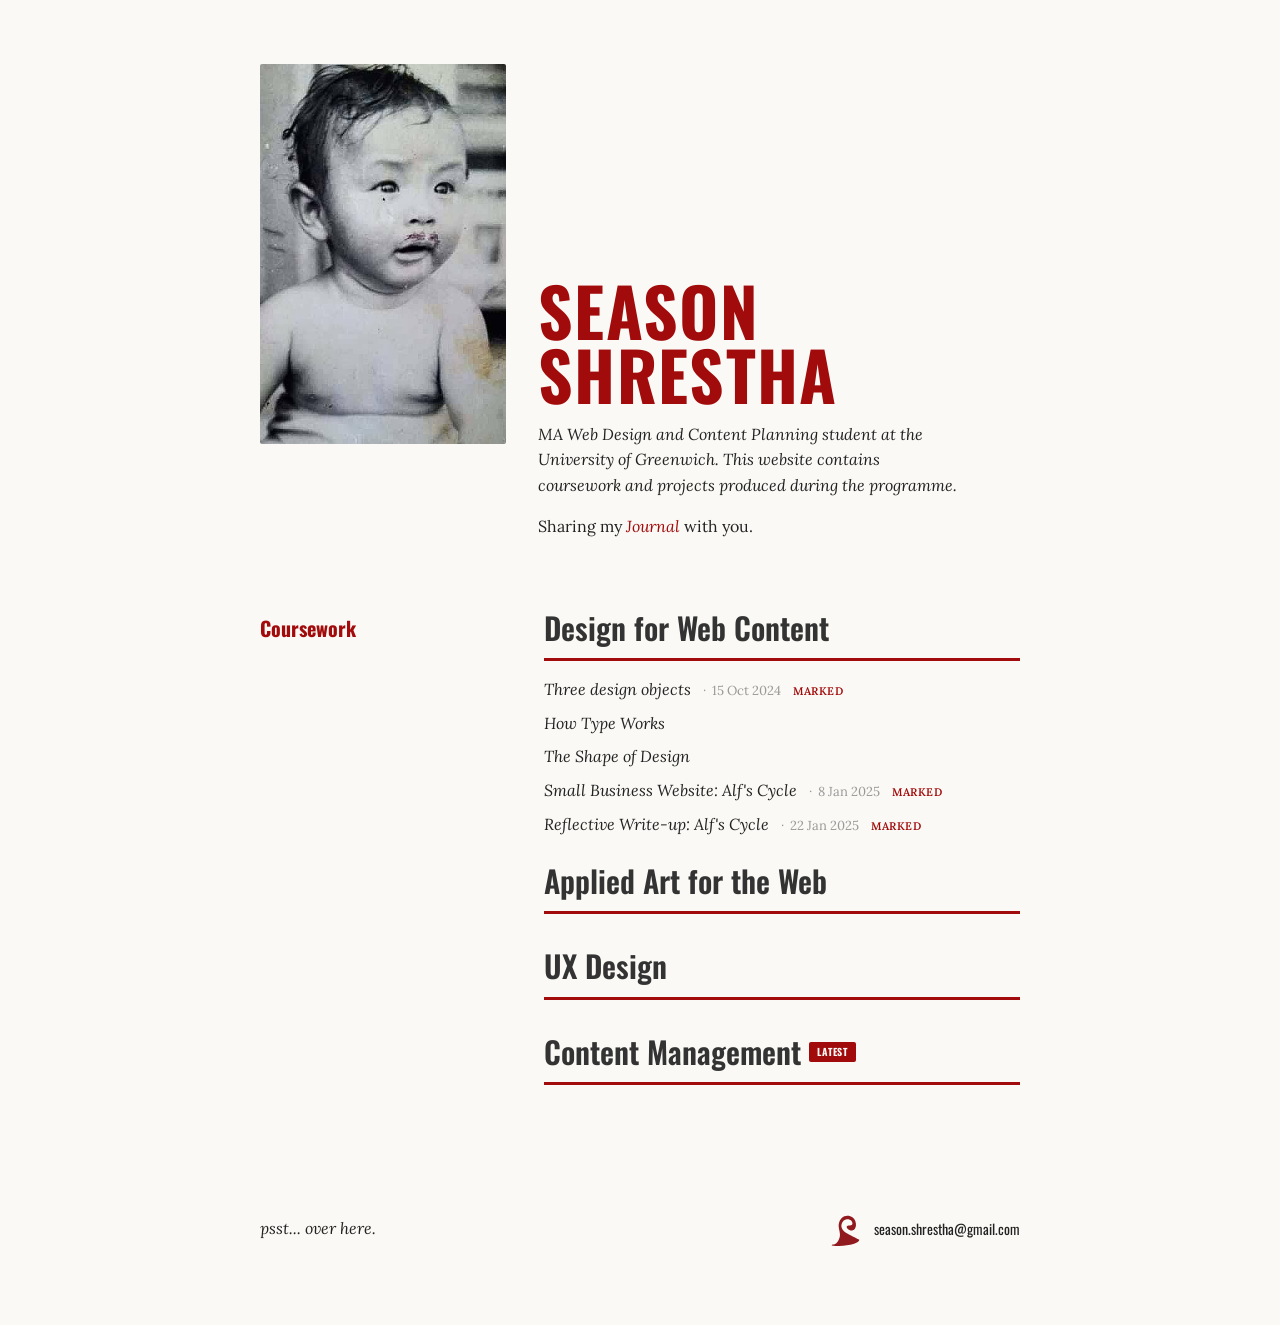
<file: index.html>
<!DOCTYPE html>
<html lang="en">
  <head>
    <meta charset="utf-8" />
    <meta name="viewport" content="width=device-width, initial-scale=1" />
    <title>Season Shrestha – Coursework</title>
    <link rel="preconnect" href="https://fonts.googleapis.com" />
    <link rel="preconnect" href="https://fonts.gstatic.com" crossorigin />
    <link
      href="https://fonts.googleapis.com/css2?family=Lora:ital,wght@0,400;0,500;0,600;1,400&family=Oswald:wght@400;500;600;700&display=swap"
      rel="stylesheet"
    />
    <link rel="stylesheet" href="./styles.css" />
  </head>
  <body class="page">
    <header class="site-header">
      <figure class="site-header__figure">
        <img
          class="site-header__image"
          src="./images/me.jpg"
          alt="Profile photo of Season Shrestha"
        />
      </figure>
      <div class="site-header__content">
        <h1 class="site-header__title">
          <span class="site-header__title-line">Season</span>
          <span class="site-header__title-line">Shrestha</span>
        </h1>
        <p class="site-header__intro">
          MA Web Design and Content Planning student at the University of
          Greenwich. This website contains coursework and projects produced
          during the programme.
        </p>
        <p class="site-header__journal">
          Sharing my
          <a class="link link--accent" href="/wp-blog/">Journal</a> with you.
        </p>
      </div>
    </header>

    <main class="page-main">
      <aside class="page-main__sidebar">
        <p class="page-main__sidebar-label">Coursework</p>
      </aside>

      <section class="coursework" aria-labelledby="c-design-web">
        <details
          class="coursework__details coursework__details--open coursework__details--has-latest"
          open
        >
          <summary class="coursework__summary">
            <h2 id="c-design-web" class="coursework__heading">
              Design for Web Content
            </h2>
          </summary>
          <ul class="coursework__list">
            <li class="coursework__item coursework__item--major">
              <a
                class="link coursework__link"
                href="/coursework/design-for-web-content/three-designed-objects/"
                >Three design objects</a
              >
              <time class="coursework__date" datetime="2024-10-15"
                >15 Oct 2024</time
              >
              <span class="coursework__badge" aria-label="Marked submission"
                >Marked</span
              >
            </li>
            <li class="coursework__item">
              <a
                class="link coursework__link"
                href="/coursework/design-for-web-content/how-type-works/"
                >How Type Works</a
              >
            </li>
            <li class="coursework__item">
              <a
                class="link coursework__link"
                href="/coursework/design-for-web-content/the-shape-of-design/"
                >The Shape of Design</a
              >
            </li>
            <li class="coursework__item coursework__item--major">
              <a
                class="link coursework__link"
                href="/coursework/design-for-web-content/alfs-cycle/index.html"
                >Small Business Website: Alf's Cycle</a
              >
              <time class="coursework__date" datetime="2025-01-08"
                >8 Jan 2025</time
              >
              <span class="coursework__badge" aria-label="Marked submission"
                >Marked</span
              >
            </li>
            <li
              class="coursework__item coursework__item--major coursework__item--latest"
            >
              <a
                class="link coursework__link"
                href="https://season-shrestha.uk/wp-blog/reflective-write-up-alfs-cycle/"
                >Reflective Write-up: Alf's Cycle</a
              >
              <time class="coursework__date" datetime="2025-01-22"
                >22 Jan 2025</time
              >
              <span class="coursework__badge" aria-label="Marked submission"
                >Marked</span
              >
            </li>
          </ul>
        </details>
        <details class="coursework__details">
          <summary class="coursework__summary">
            <h2 id="c-applied-art" class="coursework__heading">
              Applied Art for the Web
            </h2>
          </summary>
          <ul class="coursework__list">
            <li class="coursework__item">
              <a
                class="link coursework__link"
                href="/coursework/applied-art-for-the-web/type-play/"
                >Typesetting Exploration</a
              >
            </li>
            <li class="coursework__item coursework__item--major">
              <a
                class="link coursework__link"
                href="/coursework/applied-art-for-the-web/typesetting-literature/"
                >Typesetting Literature</a
              >
              <time class="coursework__date" datetime="2024-12-18"
                >18 Dec 2024</time
              >
              <span class="coursework__badge" aria-label="Marked submission"
                >Marked</span
              >
            </li>
          </ul>
        </details>
        <details class="coursework__details">
          <summary class="coursework__summary">
            <h2 class="coursework__heading">UX Design</h2>
          </summary>
          <ul class="coursework__list">
            <li class="coursework__item coursework__item--major">
              <a
                class="link coursework__link"
                href="https://season-shrestha.uk/wp-blog/ux-research-design-planning-document-for-major-project"
                >UX Research & Design Planning Document</a
              >
              <time class="coursework__date" datetime="2025-01-15"
                >15 Jan 2025</time
              >
              <span class="coursework__badge" aria-label="Marked submission"
                >Marked</span
              >
            </li>
          </ul>
        </details>
        <details class="coursework__details">
          <summary class="coursework__summary">
            <h2 class="coursework__heading">
              Content Management
              <span
                class="coursework__latest-badge"
                aria-label="This section has the latest submission"
                >Latest</span
              >
            </h2>
          </summary>
          <ul class="coursework__list">
            <li class="coursework__item">
              <a
                class="link coursework__link--latest"
                href="https://season-shrestha.uk/wp-blog/ux-research-design-planning-document-for-major-project"
                >Javascript Exercise: Week 2</a
              >
            </li>
          </ul>
        </details>
      </section>
    </main>
    <footer class="site-footer">
      <p class="site-footer__text">
        <a class="link" href="/wip-journal/">psst... over here.</a>
      </p>
      <p class="site-footer__contact">
        <svg
          width="120"
          height="100"
          viewBox="0 0 80 110"
          fill="none"
          xmlns="http://www.w3.org/2000/svg"
        >
          <g id="swan-icon">
            <path
              id="swan"
              d="M83.5569 73.4839C84.0758 79.7224 59.0671 86.6179 36 83.1765C36 81.5175 39.3412 81.8044 41.073 81.1895C43.2098 80.4312 44.9353 78.7753 46.1862 76.8832C48.0139 74.1188 49.6804 70.4295 50.1497 67.1368C50.9006 61.8697 48.6077 56.6764 48.1173 51.3777C47.4349 44.016 51.0103 35.8917 57.8689 33.1316C62.5634 31.2426 68.2376 32.1982 72.1684 35.3844C76.0992 38.5717 78.2002 43.8208 77.7329 48.8591C77.4186 52.2394 75.5814 56.1153 72.1642 57.2871C69.1383 58.3238 65.7485 56.8294 63.4651 54.5892C62.8618 53.9975 62.2986 53.3362 61.998 52.5463C61.6975 51.7563 61.6964 50.8145 62.1668 50.112C63.6919 47.8329 67.242 49.5678 69.3534 48.7494C70.8437 48.1714 71.7539 46.5208 71.7318 44.923C71.7096 43.3241 70.8806 41.8159 69.7437 40.6916C67.822 38.79 65.0018 37.8829 62.3134 38.1656C59.625 38.4472 57.1022 39.8752 55.3609 41.9435C52.7811 45.0084 51.988 49.4782 53.357 53.2434C54.9021 57.4928 58.7802 60.4322 62.7184 62.6533C68.6067 65.9745 62.7184 62.6533 83.5548 73.485"
              fill="#901A1D"
            />
            <g id="wands">
              <rect
                id="wand-1"
                x="25"
                y="19"
                width="6.9694"
                height="22.3021"
                transform="rotate(-28.8757 25 19)"
                fill="#D9D9D9"
              />
              <rect
                id="wand-2"
                x="57.2132"
                y="4.31727"
                width="6.9694"
                height="22.3021"
                fill="#D9D9D9"
              />
              <rect
                id="wand-3"
                x="91.8382"
                y="16"
                width="6.9694"
                height="22.3021"
                transform="rotate(32.0604 91.8382 16)"
                fill="#D9D9D9"
              />
            </g>
          </g>
        </svg>

        <a
          class="link site-footer__contact-link"
          href="mailto:czon.herald75@gmail.com"
          >season.shrestha@gmail.com</a
        >
      </p>
    </footer>
  </body>
</html>
</file>
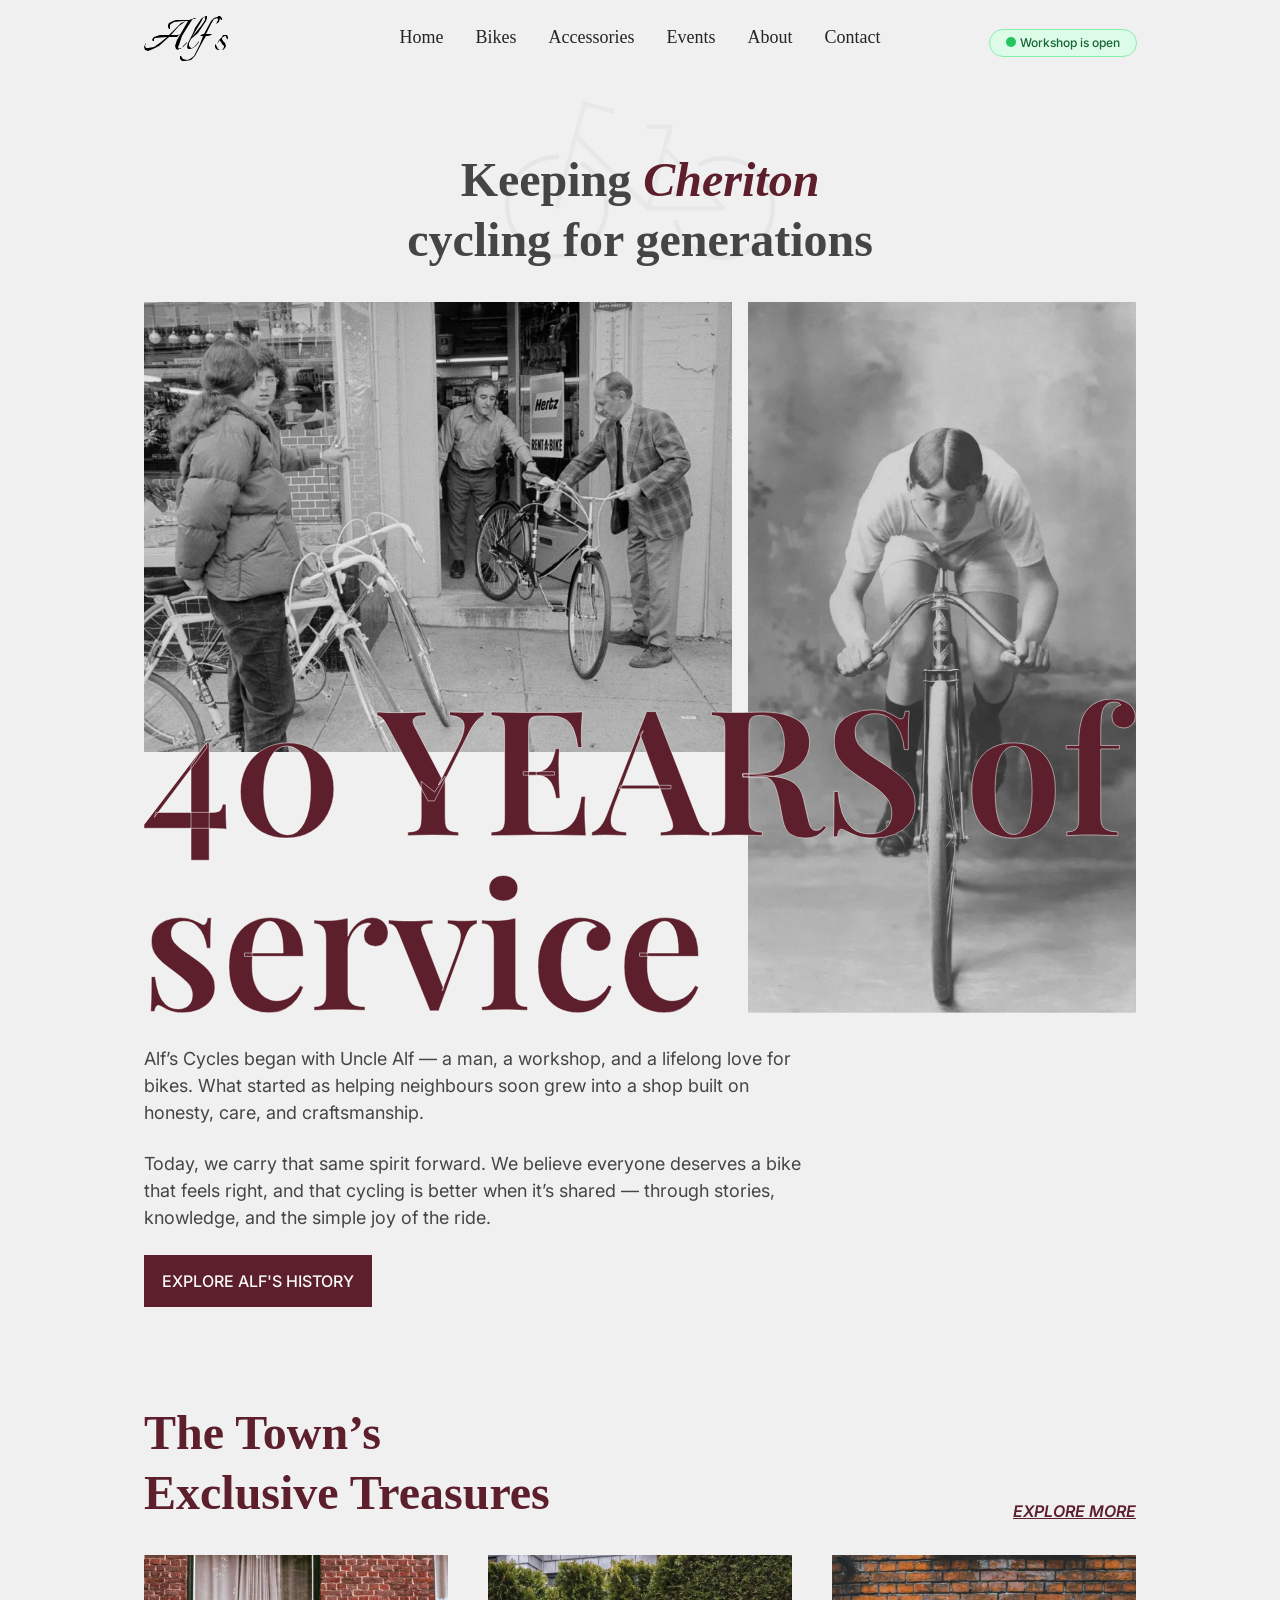
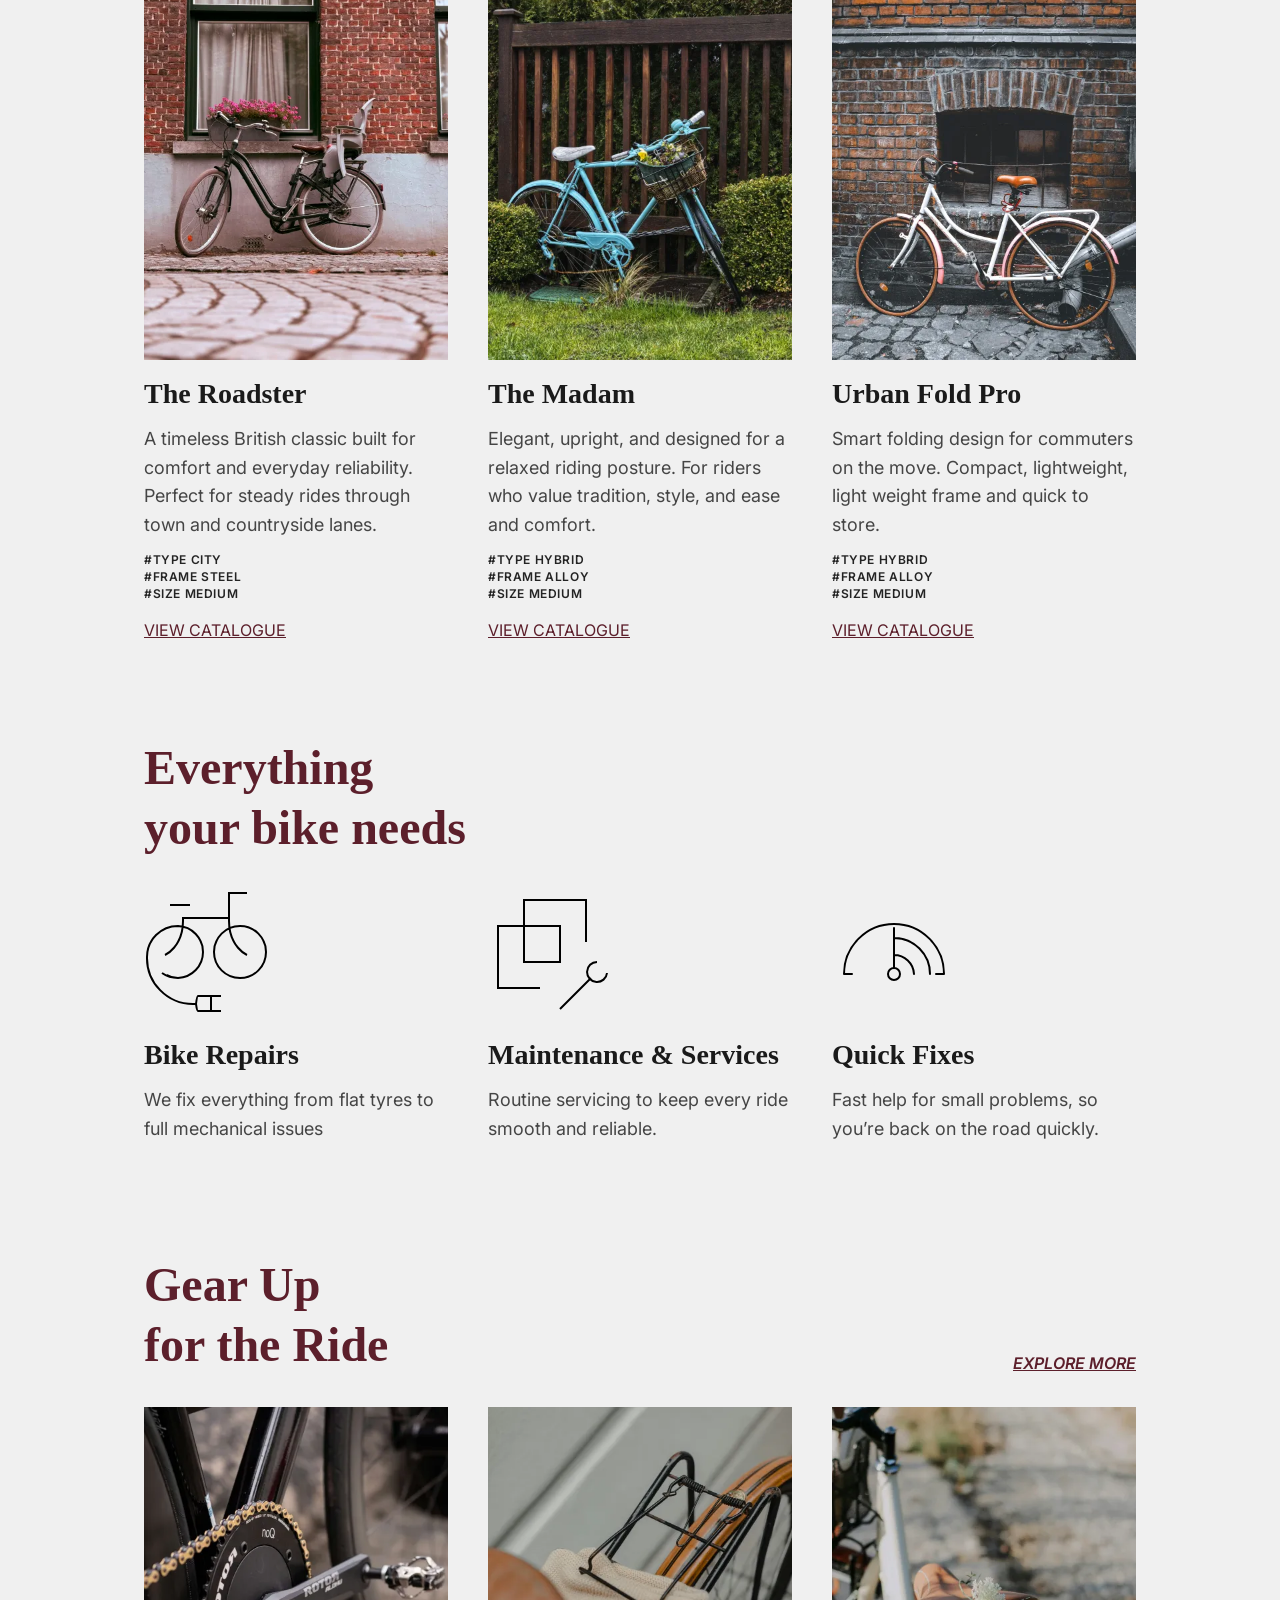
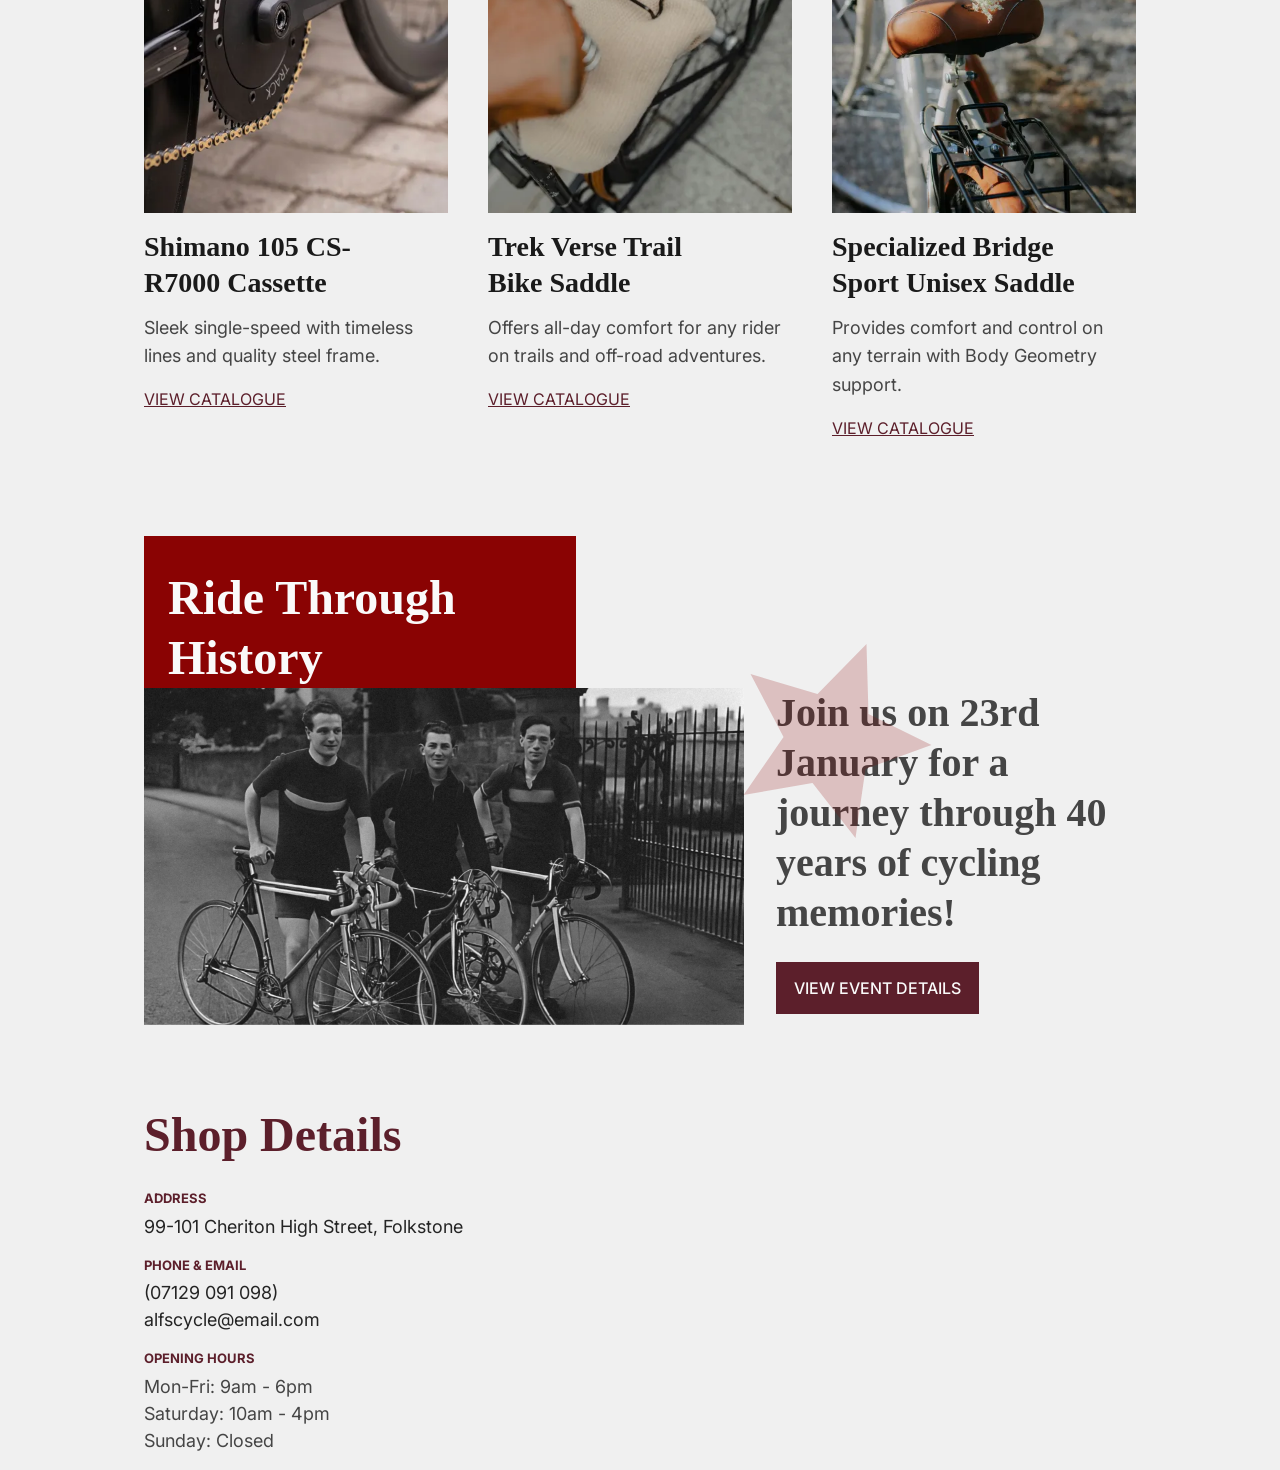
<file: alfs-cycle/index.html>
<!DOCTYPE html>
<html lang="en">
  <head>
    <meta charset="UTF-8">
    <meta name="viewport" content="width=device-width, initial-scale=1.0">
    <title>Alf's Cycle</title>
    <link rel="stylesheet" href="styles.css">
    <link rel="preconnect" href="https://fonts.googleapis.com">
    <link rel="preconnect" href="https://fonts.gstatic.com" crossorigin>
    <link
      href="https://fonts.googleapis.com/css2?family=Inter:ital,opsz,wght@0,14..32,100..900;1,14..32,100..900&family=Libre+Baskerville:ital,wght@0,400..700;1,400..700&display=swap"
      rel="stylesheet">
  </head>

  <body>
    <header>
      <nav aria-label="Main">
        <!-- Logo -->
        <a href="./index.html" aria-label="Alf's Cycle homepage">
          <svg
            xmlns="http://www.w3.org/2000/svg"
            width="85"
            height="46"
            fill="none"
            viewBox="0 0 85 46"
          >
            <path
              fill="#000"
              d="m4 35-3-1-1-3 1-2v-1l1-1-1 3 1 2h2l6-1 7-5 6-5-12 1-1 1v2H9l-1-1 1-2 1-1 6-2h9L37 7l5-2h-3l-9 1-3 2-1 1v4h-1l-1-2V9l1-2 4-2 3-1h13l6-2h1l-1 1h-2l-1 1-2 3-8 13-3 9-1 2 1 2 1-1h2l1-2 4-4v1l-4 4-3 2h-1l-1 1-2-1-1-3 1-3 1-3L44 5h-2l-7 5-8 9h7l2-1-1 1-1 1-1 1h-8l-10 9-6 3zm42-2h-2l-1-2 1-4 1-2 4-8 2-5 6-9 1-1 2-1 2-1h1v2l-1 3-2 3-6 9-7 6-2 4v3l1 1 1 1h1l2-1 2-2 3-4v1l-3 4-3 2zm2-12 9-11 4-6V1l-2 1-2 4zm-7 24h-3l-2-2v-3h1l2 3 4 1 3-1 4-3 6-12 3-8h-3l1-1 2-1h1l7-13 3-3 6-2 1 1 1 1v2h-1l-1-2h-2l-4 1-3 5-5 10h6l-1 1-3 1h-2l-3 5-8 15-4 4zM72 8zl2-4V3l-1-1V1h1l1-1 1 1v1l-1 4zm4 26h-2l-2-1-1-2v-2l1-1h1-1v1l1 2 1 2zh2l1-1 1-2v-1l-2-2-1-2-1-1v-1l-3 4 1-2 1-2 2-2 1-1 1-2h4l1 2v1l-1 2v-1l-1-2v-1h-1l-2 1-1 1v1l1 2 2 2 1 3-1 2-2 2z"
            />
          </svg>
        </a>

        <!-- Contact information -->
        <aside aria-label="Contact information">
          <output aria-live="polite">Workshop is open</output>
          <a href="tel:+447484000000" aria-label="Call Alf's Cycle workshop">
            <svg
              xmlns="http://www.w3.org/2000/svg"
              width="24"
              height="24"
              fill="none"
              viewBox="0 0 24 24"
            >
              <path
                fill="#000"
                d="m20 21-6-1A18 18 0 0 1 4 10L3 4l1-1h5v1l1 3v1H9l-2 3 1 2 5 4 2-2 1-1h1l3 1h1v5zM6 9l2-2-1-2H5zm9 9 4 1v-2l-2-1z"
              />
            </svg>
          </a>
        </aside>

        <!-- Navigation menu -->
        <input
          type="checkbox"
          id="menu-toggle"
          class="menu-btn"
          aria-label="Toggle navigation menu"
          aria-expanded="false">
        <label for="menu-toggle" class="menu-icon">
          <span class="navicon" aria-hidden="true"></span>
        </label>

        <!-- Navigation menu list -->
        <ul id="main-menu" role="menu">
          <li role="none">
            <a href="./index.html" role="menuitem">Home</a>
          </li>
          <li role="none">
            <a href="./bikes.html" role="menuitem">Bikes</a>
          </li>
          <li role="none">
            <a href="./accessories.html" role="menuitem">Accessories</a>
          </li>

          <li role="none">
            <a href="./event.html" role="menuitem">Events</a>
          </li>
          <li role="none">
            <a href="./about.html" role="menuitem">About</a>
          </li>
          <li role="none">
            <a href="./contact.html" role="menuitem">Contact</a>
          </li>
        </ul>
      </nav>
    </header>
    <main>
      <!-- Hero section -->
      <section class="hero">
        <h1>Keeping <span>Cheriton</span> cycling for generations</h1>
        <!-- Cycle illustration -->
        <svg
          id="cycle-illustration"
          width="370"
          height="218"
          viewBox="0 0 370 218"
          fill="none"
          xmlns="http://www.w3.org/2000/svg"
        >
          <path
            d="M197.385 34.799h29.325l-29.838 111.346m0 0h102.134l-78.95-80.22m-23.184 80.22L97.079 46.717l-26.077 97.338L108.802 3l37.819 10.136"
            stroke="#5c1f2b"
            stroke-opacity=".1"
            stroke-width="6"
            stroke-linecap="square"
            stroke-linejoin="round"
          />
          <path
            d="M233.402 128.141a67.2 67.2 0 0 1 6.935-16.417M267.6 85.805a68.001 68.001 0 0 1 94.081 86.663 68 68 0 0 1-104.552 27.259 68 68 0 0 1-23.195-33.777M106.46 86.01a68.01 68.01 0 0 1-6.304 119.496 68.02 68.02 0 0 1-86.034-24.18A68.013 68.013 0 0 1 70.993 76.043"
            stroke="#000"
            stroke-opacity=".1"
            stroke-width="6"
            stroke-linecap="square"
            stroke-linejoin="round"
          />
        </svg>

        <figure>
          <img
            width="168"
            height="126"
            src="./images/alfs/alf-in-store.webp"
            alt="Alf's Cycle workshop in 1983">
          <img
            width="160"
            height="284"
            src="./images/alfs/young-alf.webp"
            alt="photograph of Alf's when he was a young man">
          <!-- Service 40 years illustration -->
          <svg
            id="service-40-years"
            viewBox="0 0 704 223"
            fill="none"
            stroke="white"
            stroke-width="0.35"
            xmlns="http://www.w3.org/2000/svg"
          >
            <path
              d="m44.268 31.124.496 3.224-37.324 49.6.992-3.472h39.06q5.085 0 6.448-1.24 1.365-1.365 1.86-4.588h2.356q0 7.069.124 10.912.124 3.72.372 6.82-.868-.248-3.1-.248a384 384 0 0 0-5.208-.248q-2.976-.124-6.2-.124H0v-2.604zm1.984 0v83.328H33.356V47.244l10.912-16.12zm56.001 0q9.549 0 16.864 4.092t11.408 11.408q4.216 7.316 4.216 17.236t-4.34 17.856q-4.215 7.935-11.78 12.524-7.563 4.464-17.732 4.464-9.3 0-16.74-3.968-7.315-4.092-11.531-11.532t-4.216-17.36q0-9.795 4.216-17.608 4.215-7.812 11.78-12.4 7.688-4.712 17.855-4.712m-1.116 2.232q-7.068 0-11.656 8.556-4.587 8.432-4.587 23.56 0 11.16 2.355 17.98 2.357 6.82 6.325 9.92t8.431 3.1q7.192 0 11.656-8.556 4.588-8.556 4.588-23.684 0-11.16-2.356-17.856-2.355-6.82-6.2-9.92-3.843-3.1-8.556-3.1m140.119-24.18v2.48q-2.481.744-5.208 3.844-2.728 2.976-5.952 9.3l-23.932 47.492h-4.588L172.56 18.724q-2.356-4.34-4.092-5.58-1.737-1.365-3.1-1.364V9.176q2.976.124 6.2.372 3.348.124 7.192.124 4.96 0 10.664-.124t10.664-.372v2.604q-3.1 0-5.58.496-2.481.495-3.348 2.108-.868 1.612.62 4.712l20.088 38.44-2.976 3.472 14.136-28.024q4.092-8.184 4.216-12.772.248-4.588-2.604-6.448-2.728-1.984-7.812-2.108v-2.48q4.092.124 7.688.248 3.72.124 7.316.124 2.976 0 5.208-.124 2.356-.124 4.216-.248m-27.528 45.632v29.016q0 4.464.744 6.696t2.728 2.976q2.107.744 6.076.992v2.48q-3.1-.248-8.06-.248a413 413 0 0 0-20.212 0q-4.836 0-7.812.248v-2.48q4.092-.248 6.076-.992 2.107-.744 2.728-2.976.744-2.232.744-6.696v-25.42l9.424 7.688zm97.501-45.632q-.495 5.085-.744 9.92-.124 4.712-.124 7.192 0 2.355.124 4.588.125 2.108.248 3.596h-2.852q-.992-8.556-3.224-13.392-2.232-4.96-6.076-6.944-3.72-2.108-9.796-2.108h-6.82q-3.72 0-5.704.62t-2.728 2.604q-.62 1.984-.62 6.076v63.488q0 3.967.62 6.076.745 1.984 2.728 2.604t5.704.62h7.068q6.325 0 10.54-2.356 4.34-2.355 6.944-7.688 2.604-5.456 3.844-14.88h2.852q-.372 3.845-.372 9.92 0 2.604.124 7.564.249 4.96.744 10.292-6.324-.248-14.26-.248a916 916 0 0 0-14.136-.124h-7.564q-4.587 0-10.044.124-5.331 0-10.912.124-5.455 0-10.416.124v-2.48q4.093-.248 6.076-.992 2.109-.744 2.728-2.976.744-2.232.744-6.696V22.32q0-4.588-.744-6.696-.62-2.232-2.728-2.976-1.984-.869-6.076-.992v-2.48q4.96.124 10.416.248 5.58 0 10.912.124h30.504a497 497 0 0 0 13.02-.372m-19.964 42.408v2.48h-22.072v-2.48zm3.596-16.368q-.495 7.068-.496 10.788.124 3.72.124 6.82t.124 6.82.62 10.788h-2.852q-.62-4.216-1.984-7.936-1.239-3.844-4.092-6.076-2.728-2.355-7.936-2.356v-2.48q3.845 0 6.2-1.612a12.5 12.5 0 0 0 3.968-4.092 22.8 22.8 0 0 0 2.232-5.332q.868-2.852 1.24-5.332zm68.324-26.412 30.132 77.748q1.86 4.464 3.968 6.2 2.232 1.612 4.092 1.736v2.48q-3.224-.248-7.812-.248a331 331 0 0 0-9.176-.124q-5.455 0-10.168.124-4.712 0-7.688.248v-2.48q6.324-.248 8.06-2.108 1.737-1.984-.744-8.308l-21.824-58.9 2.232-2.728-19.84 51.46q-2.355 6.2-2.852 10.168-.495 3.968.62 6.2 1.116 2.232 3.72 3.224 2.605.869 6.448.992v2.48a123 123 0 0 0-7.688-.248q-3.72-.124-7.44-.124-2.727 0-5.208.124-2.355 0-4.216.248v-2.48q2.728-.62 5.332-3.224 2.728-2.604 5.208-9.052l28.396-73.408a39 39 0 0 0 3.224.124q1.737 0 3.224-.124m10.788 52.452v2.48h-36.952l1.24-2.48zm28.736-52.08q3.1.124 7.936.248t9.672.124q6.077 0 11.532-.124 5.456-.124 7.688-.124 11.16 0 18.352 2.728 7.317 2.604 10.912 7.44 3.597 4.836 3.596 11.408 0 4.092-1.612 8.432-1.611 4.216-5.58 7.812-3.967 3.595-10.912 5.952-6.819 2.232-17.484 2.232h-11.904v-2.48h10.664q7.812 0 11.904-2.728 4.216-2.852 5.58-7.44 1.488-4.711 1.488-10.416 0-9.795-3.844-15.128-3.843-5.456-13.268-5.456-5.083 0-6.696 2.108-1.488 2.108-1.488 8.556v61.504q0 4.464.744 6.696t2.728 2.976q2.109.744 6.076.992v2.48q-3.1-.248-7.936-.248a383 383 0 0 0-9.796-.124q-5.58 0-10.416.124-4.836 0-7.936.248v-2.48q4.093-.248 6.076-.992 2.109-.744 2.728-2.976.744-2.232.744-6.696V22.32q0-4.588-.744-6.696-.62-2.232-2.728-2.976-1.983-.869-6.076-.992zm22.196 44.02q5.829.248 9.672.62 3.969.247 6.696.496 2.852.248 5.084.62 10.293.992 15.128 4.836 4.96 3.72 6.572 11.408l2.852 12.772q1.117 5.085 2.356 7.316 1.365 2.108 3.844 1.984 1.737 0 2.976-.868 1.24-.992 2.48-2.604l1.736 1.488q-3.1 3.844-6.572 5.704-3.471 1.736-8.804 1.736-5.952 0-10.044-2.728-4.092-2.852-5.58-10.664l-2.356-12.4q-.991-5.207-2.356-9.176-1.24-3.968-3.472-6.2-2.231-2.232-6.572-2.232h-13.392zm91.234-45.508q6.945 0 10.664 1.488 3.72 1.488 6.448 3.224 1.488.868 2.356 1.364.993.372 1.86.372 1.24 0 1.736-1.364.62-1.364.992-4.092h2.852a198 198 0 0 1-.372 5.456 554 554 0 0 0-.248 8.308V35.96h-2.852a36.2 36.2 0 0 0-2.852-12.152q-2.356-5.828-6.82-9.548-4.34-3.844-11.16-3.844-6.076 0-10.168 3.596-3.968 3.596-3.968 9.672 0 5.208 2.604 8.804 2.604 3.472 7.316 6.82 4.836 3.225 11.408 7.44 6.076 3.967 10.912 7.936 4.837 3.844 7.564 8.556 2.852 4.712 2.852 11.532 0 8.06-3.968 13.392T532.631 96.1t-14.632 2.604q-7.315 0-11.656-1.488-4.215-1.488-7.316-3.1-2.727-1.736-4.216-1.736-1.239 0-1.86 1.364-.496 1.364-.868 4.092h-2.852q.248-2.851.248-6.696.124-3.845.124-9.92.124-6.2.124-15.624h2.852q.496 7.935 2.728 14.88 2.357 6.82 7.068 11.036 4.837 4.215 12.772 4.216 4.341 0 7.812-1.488 3.597-1.612 5.704-4.836 2.108-3.348 2.108-8.432t-2.356-8.928-6.572-7.192-9.92-6.82a168 168 0 0 1-10.912-7.564q-5.084-3.844-8.184-8.68-2.976-4.96-2.976-11.904 0-7.688 3.72-12.524 3.72-4.96 9.672-7.316 6.077-2.356 12.896-2.356m101.01 23.436q8.556 0 15.128 3.472 6.696 3.348 10.54 10.788 3.968 7.44 3.968 19.592t-3.968 19.592q-3.844 7.44-10.54 10.788-6.572 3.348-15.128 3.348t-15.252-3.348-10.54-10.788-3.844-19.592 3.844-19.592 10.54-10.788q6.696-3.472 15.252-3.472m0 2.48q-5.828 0-9.548 7.44-3.596 7.316-3.596 23.932t3.596 23.932q3.72 7.316 9.548 7.316 5.704 0 9.424-7.316t3.72-23.932-3.72-23.932q-3.72-7.44-9.424-7.44M686.911 0q4.092 0 7.068 1.116 3.1.991 5.332 2.728 1.86 1.488 2.976 3.72 1.24 2.232 1.24 4.96 0 3.348-2.356 5.704-2.233 2.355-5.704 2.356-3.72 0-6.2-2.108-2.356-2.232-2.356-6.076 0-2.976 1.612-5.084 1.736-2.232 4.836-3.1-.373-.868-1.612-1.488t-3.348-.62q-2.48 0-4.34.992a8.2 8.2 0 0 0-2.852 2.728q-1.24 2.108-1.736 6.2t-.496 12.4v8.556h13.268v2.48h-13.268v48.732q0 6.076 3.224 8.184 3.348 1.984 8.928 1.984v2.604a523 523 0 0 0-8.68-.248 269 269 0 0 0-11.904-.248q-4.464 0-8.928.248-4.464.124-6.696.248v-2.604q4.587 0 6.448-1.86 1.984-1.86 1.984-7.068V35.464h-8.928v-2.48h8.928q0-7.316.744-12.152.744-4.96 2.232-8.432a21.5 21.5 0 0 1 4.34-6.2q2.604-2.728 6.82-4.464Q681.827 0 686.911 0M25.544 155.124q5.208 0 8.928 1.488t5.456 2.604q4.215 3.1 5.084-3.968h2.728q-.248 3.596-.372 8.556-.124 4.836-.124 13.02h-2.728a37.5 37.5 0 0 0-2.356-8.928q-1.736-4.34-5.084-7.192-3.348-2.976-8.804-2.976-3.844 0-6.448 2.232-2.48 2.232-2.48 6.324 0 3.72 2.232 6.572 2.233 2.728 5.704 5.208a157 157 0 0 1 7.44 5.208q4.464 2.976 7.936 6.076 3.472 2.976 5.58 6.696 2.108 3.595 2.108 8.556 0 5.704-3.224 9.796-3.1 3.968-8.308 6.2-5.084 2.108-11.284 2.108-3.348 0-6.076-.62t-4.836-1.612a658 658 0 0 1-2.976-1.612 15 15 0 0 0-2.604-1.24q-1.24-.62-2.232.496-.868 1.116-1.364 3.72H4.712q.248-3.968.372-9.672t.124-15.128h2.728q.869 6.82 2.604 12.028 1.86 5.084 5.332 8.06 3.472 2.852 8.928 2.852 2.356 0 4.464-.992 2.232-.992 3.596-3.1 1.488-2.108 1.488-5.704 0-5.456-3.72-9.052t-9.3-7.688a246 246 0 0 1-7.936-6.076q-3.596-2.976-5.952-6.696-2.232-3.72-2.232-8.804 0-5.58 2.852-9.176 2.851-3.72 7.44-5.58 4.712-1.984 10.044-1.984m64.236 0q10.913 0 17.112 6.572 6.2 6.572 6.2 20.956H71.304l-.124-2.356h27.528q.248-6.076-.744-11.16-.993-5.208-3.224-8.308-2.107-3.1-5.58-3.1-4.712 0-8.184 5.58-3.472 5.456-4.34 17.98l.496.744a41 41 0 0 0-.372 3.472v3.72q0 8.556 2.48 14.136t6.448 8.184 8.184 2.604q2.852 0 5.828-.868t5.828-3.224q2.852-2.357 5.208-6.696l2.356.992q-1.364 4.34-4.588 8.68-3.1 4.216-8.06 6.944t-11.656 2.728q-8.431 0-14.88-3.72t-10.044-11.036q-3.596-7.44-3.596-18.104 0-11.284 3.72-18.972 3.844-7.688 10.54-11.656 6.696-4.092 15.252-4.092m72.041 0q3.844 0 6.324 1.612 2.604 1.613 3.844 4.092a11.5 11.5 0 0 1 1.24 5.208q0 4.092-2.48 6.82-2.357 2.728-6.324 2.728-3.72 0-6.076-1.984t-2.356-5.456q0-3.1 1.488-5.208 1.612-2.107 3.596-3.348-1.364-.744-3.1-.496-2.976.248-5.456 2.108t-4.216 4.588a25 25 0 0 0-2.728 5.828q-.868 3.1-.868 5.952v30.628q0 6.076 3.1 8.184 3.1 1.984 9.052 1.984v2.604q-2.852-.124-8.308-.248a241 241 0 0 0-11.16-.248q-4.836 0-9.672.248-4.712.124-7.068.248v-2.604q4.588 0 6.448-1.86 1.984-1.86 1.984-7.068v-39.06q0-5.58-1.86-8.184-1.736-2.728-6.572-2.728v-2.604q3.968.372 7.688.372 4.588 0 8.68-.372 4.216-.496 7.688-1.364v12.896a28.3 28.3 0 0 1 3.844-6.448 20.5 20.5 0 0 1 5.828-4.836 14.75 14.75 0 0 1 7.44-1.984m74.522 1.736v2.604q-2.356.497-4.464 2.604-1.984 2.107-3.844 7.44l-18.972 51.832a36 36 0 0 0-2.976-.124q-1.488 0-3.1.124l-22.32-54.932q-1.86-4.712-3.844-5.828t-3.348-1.116v-2.604q3.472.248 7.192.496 3.72.124 8.184.124 3.844 0 8.06-.124 4.34-.248 8.06-.496v2.604q-2.728 0-4.96.372-2.108.372-2.852 1.984-.744 1.488.62 5.332l14.88 38.564-1.116 1.364 11.284-30.628q2.108-5.828 1.736-9.424t-2.728-5.456q-2.232-1.86-6.448-2.108v-2.604q2.108.124 3.968.248 1.984.124 3.844.248h3.72q2.604 0 5.084-.124 2.604-.124 4.34-.372m18.721-31.62q4.464 0 7.316 2.48t2.852 6.572-2.852 6.572-7.316 2.48-7.316-2.48-2.852-6.572 2.852-6.572 7.316-2.48m8.68 30.256v53.94q0 5.208 1.86 7.068 1.984 1.86 6.572 1.86v2.604q-2.232-.124-6.82-.248a173 173 0 0 0-9.3-.248q-4.588 0-9.3.248-4.711.124-7.068.248v-2.604q4.588 0 6.448-1.86 1.984-1.86 1.984-7.068V170.5q0-5.704-1.86-8.308-1.736-2.728-6.572-2.728v-2.604q3.968.372 7.688.372 4.588 0 8.68-.372 4.216-.496 7.688-1.364m45.833-.372q4.587 0 8.432 1.116 3.967.992 6.82 2.852 2.975 1.86 4.712 4.712 1.736 2.728 1.736 6.076 0 4.092-2.48 6.572t-6.2 2.48q-3.844 0-6.324-2.232-2.356-2.232-2.356-5.952 0-3.595 2.108-5.952t5.084-3.1q-1.117-1.612-3.472-2.604-2.357-1.116-5.208-1.116-3.72 0-6.696 1.984-2.976 1.86-5.208 5.704-2.109 3.72-3.348 9.3-1.116 5.456-1.116 12.648 0 10.044 2.356 15.872 2.48 5.828 6.324 8.308 3.843 2.356 8.184 2.356 2.604 0 5.58-.992 2.975-.991 5.828-3.348 2.976-2.356 5.332-6.696l2.356.868q-1.365 4.34-4.464 8.68-2.976 4.34-7.812 7.192t-11.78 2.852q-7.937 0-14.384-3.596-6.449-3.72-10.292-11.16-3.72-7.44-3.72-18.476 0-10.912 3.844-18.476 3.843-7.688 10.664-11.78 6.944-4.092 15.5-4.092m60.656 0q10.912 0 17.112 6.572t6.2 20.956h-41.788l-.124-2.356h27.528q.248-6.076-.744-11.16-.992-5.208-3.224-8.308-2.107-3.1-5.58-3.1-4.712 0-8.184 5.58-3.472 5.456-4.34 17.98l.496.744a41 41 0 0 0-.372 3.472v3.72q0 8.556 2.48 14.136t6.448 8.184 8.184 2.604q2.852 0 5.828-.868t5.828-3.224q2.851-2.357 5.208-6.696l2.356.992q-1.364 4.34-4.588 8.68-3.1 4.216-8.06 6.944t-11.656 2.728q-8.431 0-14.88-3.72-6.448-3.72-10.044-11.036-3.596-7.44-3.596-18.104 0-11.284 3.72-18.972 3.844-7.688 10.54-11.656 6.696-4.092 15.252-4.092"
              fill="#5c1f2b"
            />
          </svg>
        </figure>

        <p>
          Alf’s Cycles began with Uncle Alf — a man, a workshop, and a lifelong
          love for bikes. What started as helping neighbours soon grew into a
          shop built on honesty, care, and craftsmanship.
        </p>
        <p>
          Today, we carry that same spirit forward. We believe everyone deserves
          a bike that feels right, and that cycling is better when it’s shared —
          through stories, knowledge, and the simple joy of the ride.
        </p>

        <a class="primary-link" href="./about.html"> Explore Alf's History</a>
      </section>

      <!-- Bike Section -->
      <section>
        <div class="section-header">
          <h2>The Town’s Exclusive Treasures</h2>
          <a href="./bikes.html" class="ghost-link"> Explore More</a>
        </div>
        <div class="articles-grid">
          <article>
            <figure>
              <img
                width="304"
                height="405"
                src="./images/bikes/classic-collection/clc-the-roadseter.webp"
                alt="Timeless British classic bicycle for comfortable everyday rides">
              <figcaption>
                <h3>The Roadster</h3>
                <p>
                  A timeless British classic built for comfort and everyday
                  reliability. Perfect for steady rides through town and
                  countryside lanes.
                </p>
                <div>
                  <span>#Type City</span>
                  <span>#Frame Steel</span>
                  <span>#Size Medium</span>
                </div>
              </figcaption>
            </figure>
            <a href="./inner-bike.html" class="ghost-link">View catalogue</a>
          </article>
          <article>
            <figure>
              <img
                width="304"
                height="405"
                src="./images/bikes/classic-collection/clc-the-madam.webp"
                alt="Modern  One">
              <figcaption>
                <h3>The Madam</h3>
                <p>
                  Elegant, upright, and designed for a relaxed riding posture.
                  For riders who value tradition, style, and ease and comfort.
                </p>
                <div>
                  <span>#Type Hybrid</span>
                  <span>#Frame Alloy</span>
                  <span>#Size Medium</span>
                </div>
              </figcaption>
            </figure>
            <a href="./inner-bike.html" class="ghost-link">View catalogue</a>
          </article>
          <article>
            <figure>
              <img
                width="304"
                height="405"
                src="./images/bikes/modern-collection/mod-flux-carbon.webp"
                alt="Urban Fold Pro folding bike – compact, lightweight, and easy to store, ideal for commuters">
              <figcaption>
                <h3>Urban Fold Pro</h3>
                <p>
                  Smart folding design for commuters on the move. Compact,
                  lightweight, light weight frame and quick to store.
                </p>
                <div>
                  <span>#Type Hybrid</span>
                  <span>#Frame Alloy</span>
                  <span>#Size Medium</span>
                </div>
              </figcaption>
            </figure>
            <a href="./inner-bike.html" class="ghost-link">View catalogue</a>
          </article>
        </div>
      </section>
      <section>
        <h2>Everything your bike needs</h2>
        <div class="articles-grid">
          <article>
            <figure>
              <svg
                xmlns="http://www.w3.org/2000/svg"
                width="124"
                height="124"
                fill="none"
                viewBox="0 0 124 124"
              >
                <path
                  stroke="#000"
                  stroke-width="2"
                  d="M85 28H39v3c0 26-18 34-18 34m38-3a26 26 0 0 0-25-26A31 31 0 0 0 3 67a46 46 0 0 0 46 47h3m0 0q1 7 2 7h13m-15-7q1-8 2-8h13m0 15v-15m0 15h10m-10-15h10M59 62a26 26 0 0 1-25 26m0 0q-9 0-16-5m16 5q-6 0-11-3m3-70h20m57-12H85v28c0 26 18 34 18 34m-7 23a26 26 0 1 1 0-52 26 26 0 0 1 0 52Z"
                />
              </svg>
              <figcaption>
                <h3>Bike Repairs</h3>
                <p>
                  We fix everything from flat tyres to full mechanical issues
                </p>
              </figcaption>
            </figure>
          </article>
          <article>
            <figure>
              <svg
                xmlns="http://www.w3.org/2000/svg"
                width="124"
                height="124"
                fill="none"
                viewBox="0 0 124 124"
              >
                <path
                  stroke="#000"
                  stroke-width="2"
                  d="M98 52V10H36v62h36V36H10v62h42m20 21 31-31m6-16a10 10 0 1 0 10 11"
                />
              </svg>
              <figcaption>
                <h3>Maintenance & Services</h3>
                <p>Routine servicing to keep every ride smooth and reliable.</p>
              </figcaption>
            </figure>
          </article>
          <article>
            <figure>
              <svg
                xmlns="http://www.w3.org/2000/svg"
                width="124"
                height="124"
                fill="none"
                viewBox="0 0 124 124"
              >
                <path
                  stroke="#000"
                  stroke-linecap="round"
                  stroke-linejoin="round"
                  stroke-width="2"
                  d="M104 84h8a50 50 0 1 0-100 0h8"
                />
                <path
                  stroke="#000"
                  stroke-linecap="round"
                  stroke-linejoin="round"
                  stroke-width="2"
                  d="M98 84a36 36 0 0 0-36-36m20 36a20 20 0 0 0-20-19M62 90a6 6 0 1 0 0-12 6 6 0 0 0 0 12M62 78V38"
                />
              </svg>
              <figcaption>
                <h3>Quick Fixes</h3>
                <p>
                  Fast help for small problems, so you’re back on the road
                  quickly.
                </p>
              </figcaption>
            </figure>
          </article>
        </div>
      </section>
      <!-- Accessories Section -->
      <section>
        <div class="section-header">
          <h2>Gear Up for the Ride</h2>
          <a href="./accessories.html" class="ghost-link"> Explore More</a>
        </div>
        <div class="articles-grid">
          <article>
            <figure>
              <img
                width="304"
                height="405"
                src="./images/accessories/shimano-105.webp"
                alt="Shimano 105 CS-R7000 Cassette">
              <figcaption>
                <h3>Shimano 105 CS-R7000 Cassette</h3>
                <p>
                  Sleek single-speed with timeless lines and quality steel
                  frame.
                </p>
              </figcaption>
            </figure>
            <a href="./inner-accessories.html" class="ghost-link"
              >View catalogue</a
            >
          </article>
          <article>
            <figure>
              <img
                width="304"
                height="405"
                src="./images/accessories/terk-verse.webp"
                alt="Trek Verse Trail Bike Saddle">
              <figcaption>
                <h3>Trek Verse Trail Bike Saddle</h3>
                <p>
                  Offers all-day comfort for any rider on trails and off-road
                  adventures.
                </p>
              </figcaption>
            </figure>
            <a href="./inner-bike.html" class="ghost-link">View catalogue</a>
          </article>
          <article>
            <figure>
              <img
                width="304"
                height="405"
                src="./images/accessories/specialized-bridge-sport.webp"
                alt="Specialized Bridge Sport Saddle">
              <figcaption>
                <h3>Specialized Bridge Sport Unisex Saddle</h3>
                <p>
                  Provides comfort and control on any terrain with Body Geometry
                  support.
                </p>
              </figcaption>
            </figure>
            <a href="./inner-accessories.html" class="ghost-link"
              >View catalogue</a
            >
          </article>
        </div>
      </section>
      <section class="event">
        <h2>Ride Through History</h2>
        <svg
          xmlns="http://www.w3.org/2000/svg"
          width="189"
          height="195"
          fill="none"
          viewBox="0 0 189 195"
        >
          <path
            fill="#8a0303"
            fill-opacity=".2"
            d="m0 151 40-58L7 30l67 20 49-50 2 70 63 31-66 24-10 69-43-55z"
          />
        </svg>
        <figure>
          <img
            width="600"
            height="338"
            src="./images/events/event-1998.webp"
            alt="1998 Alf's Cycle Event">
          <figcaption>
            <p>
              Join us on 23rd January for a journey through 40 years of cycling
              memories!
            </p>
            <a href="./event.html" class="primary-link">View Event Details</a>
          </figcaption>
        </figure>
      </section>
    </main>
    <footer class="shop-details">
      <h2>Shop Details</h2>
      <div>
        <dl>
          <div>
            <dt>Address</dt>
            <dd>
              <a href="https://maps.app.goo.gl/eeEb5aoYVwoQsBQ5A"
                >99-101 Cheriton High Street, Folkstone</a
              >
            </dd>
          </div>
          <div>
            <dt>Phone & Email</dt>
            <dd><a href="tel:+447484000000">(07129 091 098)</a></dd>
            <dd>
              <a href="mailto:czon.herald75@gmail.com">alfscycle@email.com</a>
            </dd>
          </div>
          <div>
            <dt>Opening Hours</dt>
            <dd>Mon-Fri: 9am - 6pm</dd>
            <dd>Saturday: 10am - 4pm</dd>
            <dd>Sunday: Closed</dd>
          </div>
        </dl>
        <iframe
          src="https://www.google.com/maps/embed?pb=!1m18!1m12!1m3!1d2506.5072226649354!2d1.175423476468099!3d51.08064607171934!2m3!1f0!2f0!3f0!3m2!1i1024!2i768!4f13.1!3m3!1m2!1s0x47debed08b58212d%3A0xbd6fa5ba709e4d91!2sAlford%20Bros!5e0!3m2!1sen!2suk!4v1769078205176!5m2!1sen!2suk"
          allowfullscreen=""
          loading="lazy"
          referrerpolicy="no-referrer-when-downgrade"
        ></iframe>
      </div>
    </footer>
  </body>
</html>
</file>
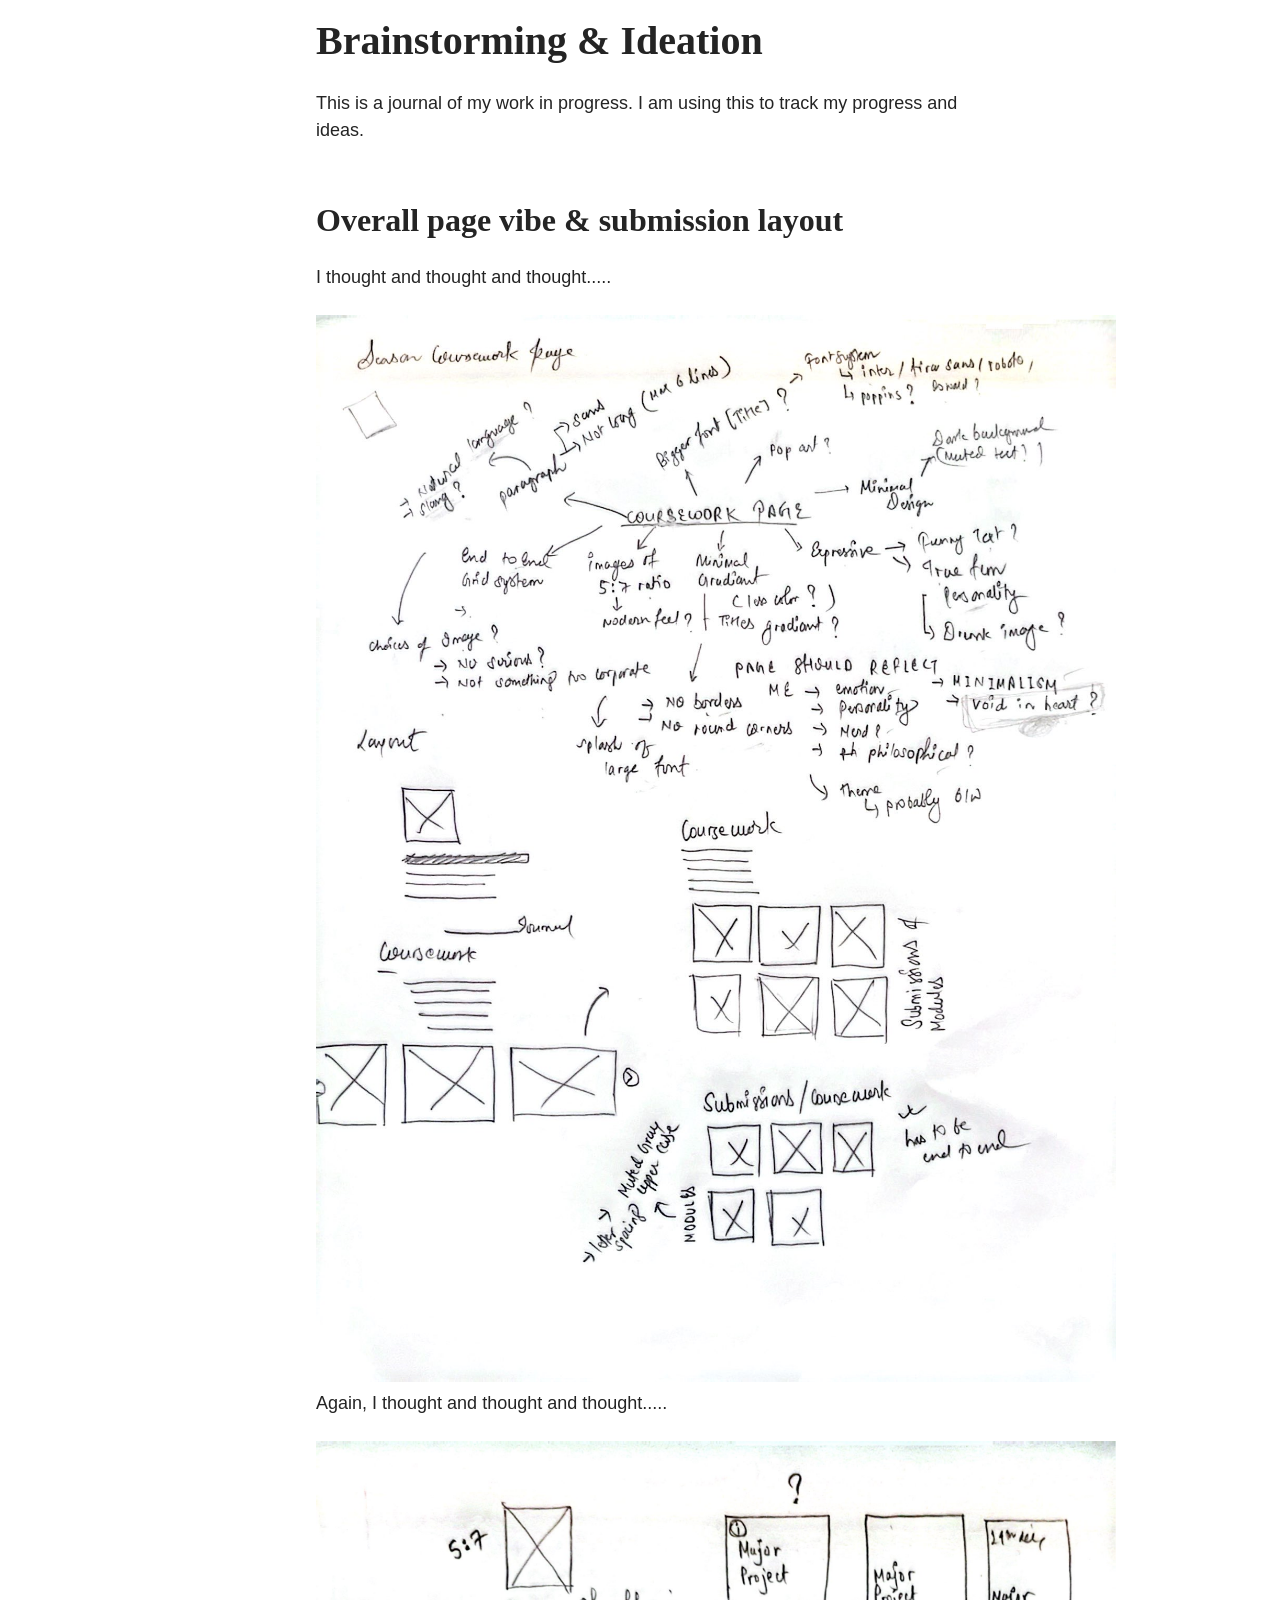
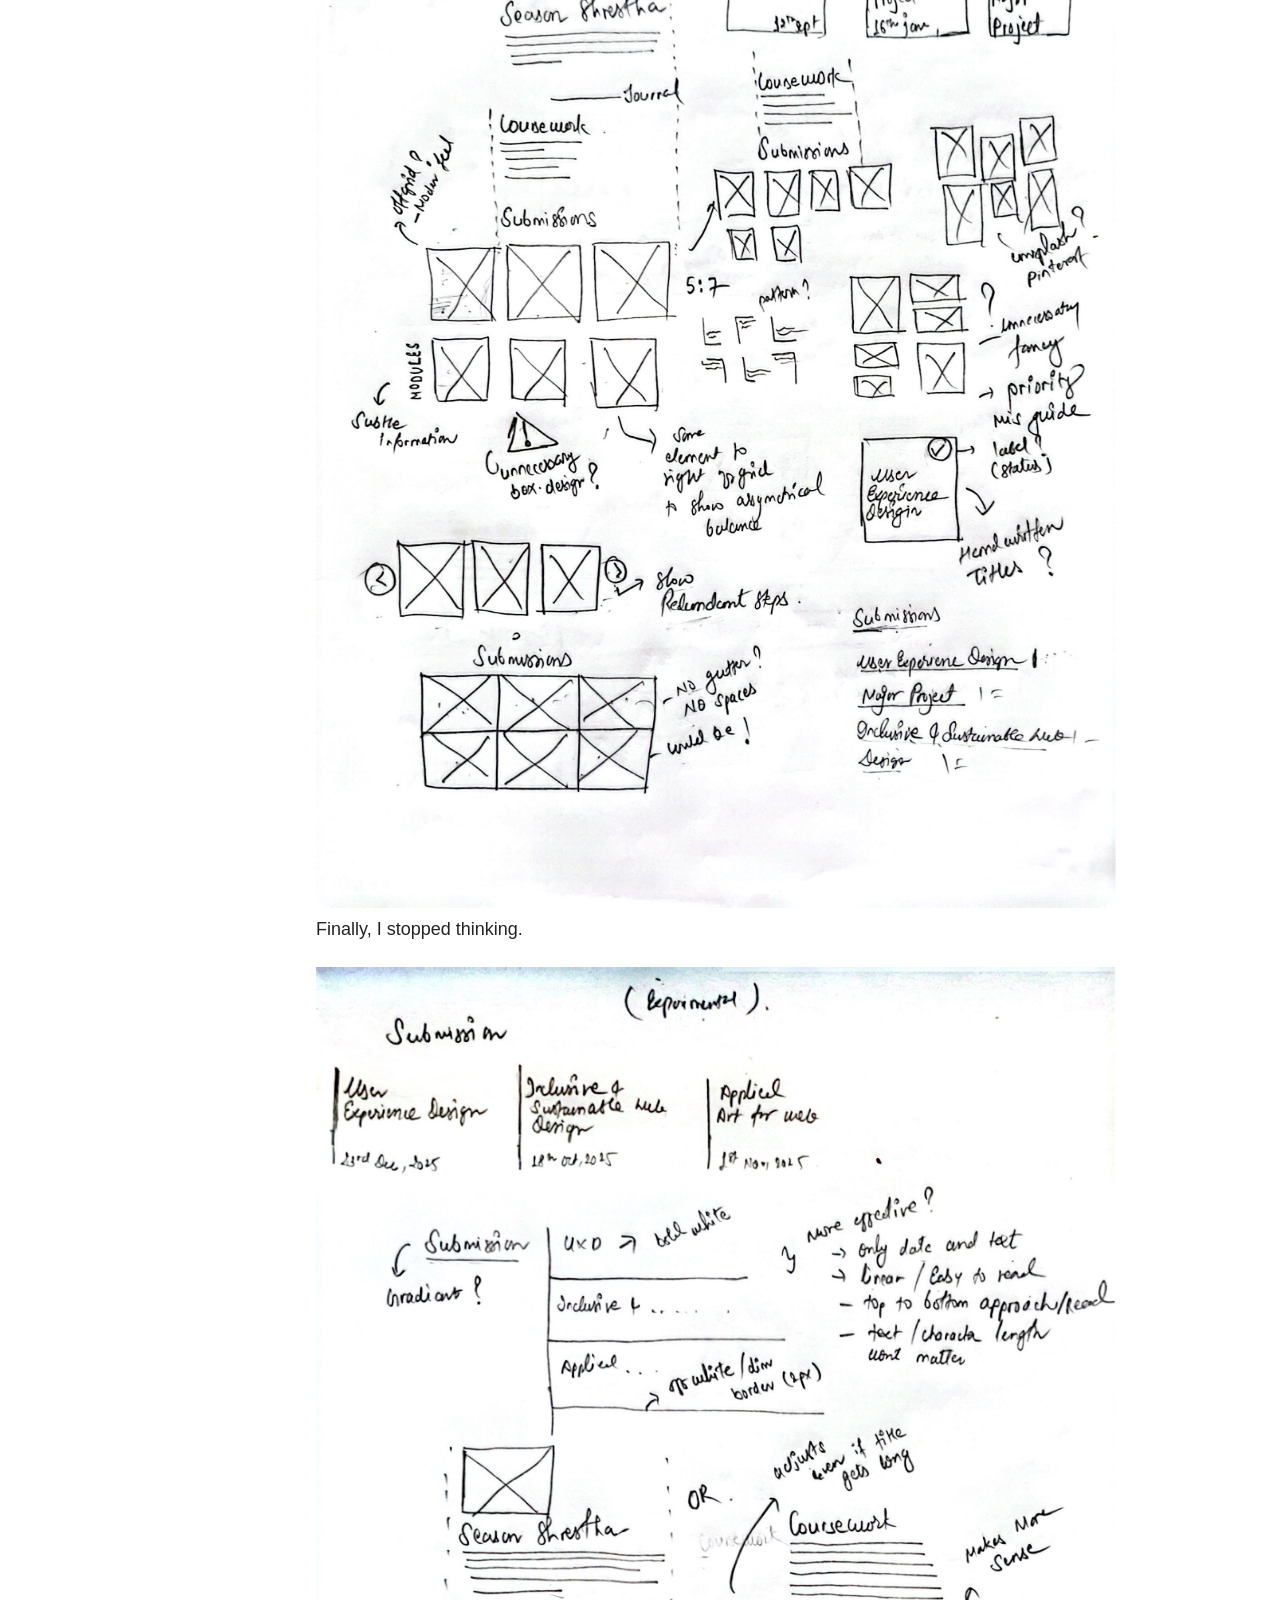
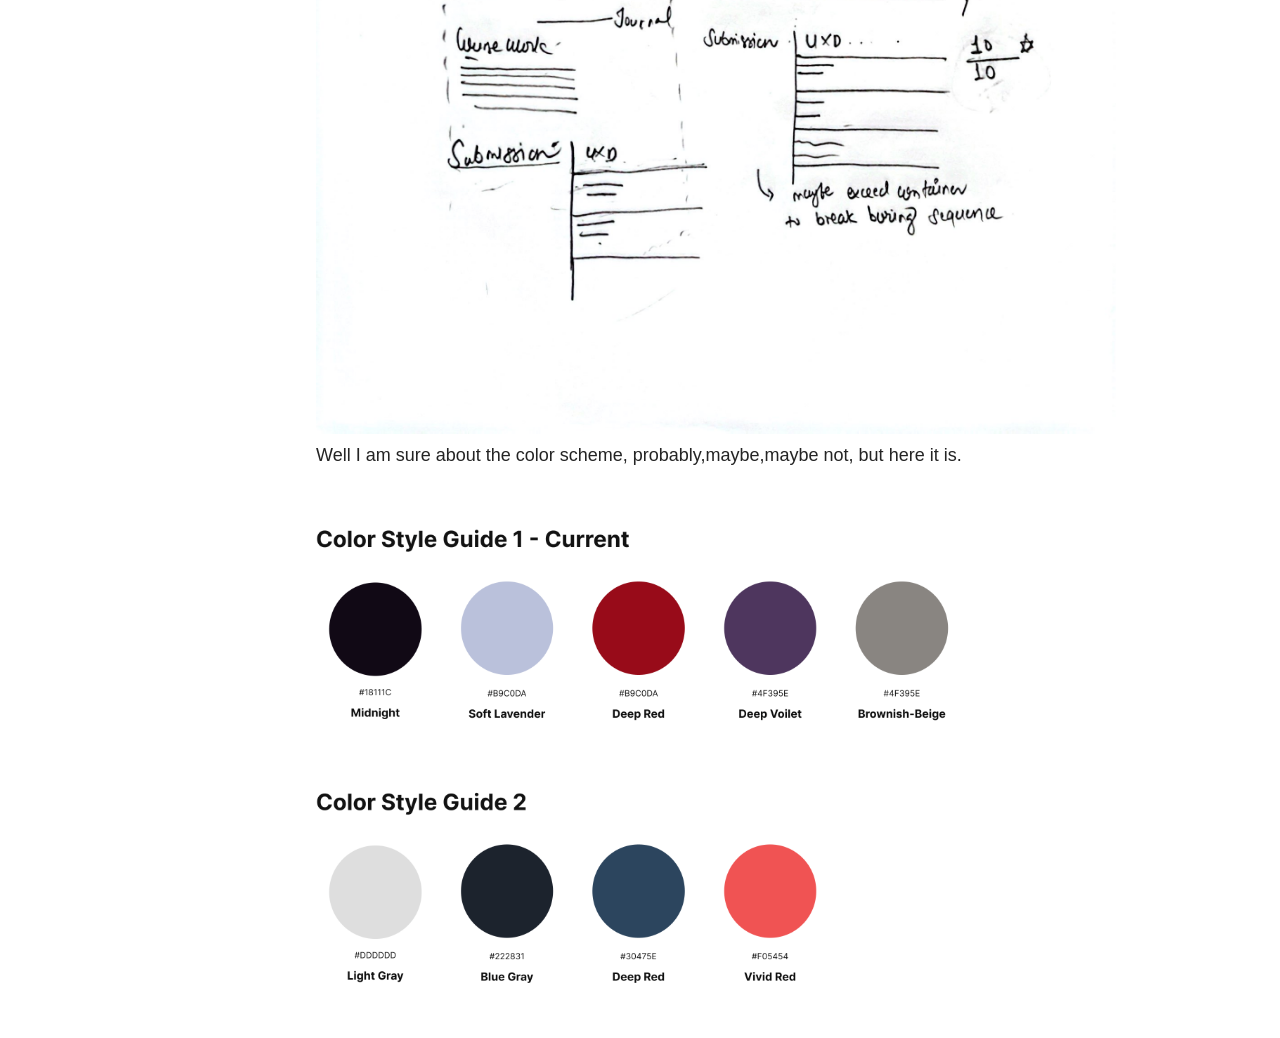
<file: wip-journal/index.html>
<!DOCTYPE html>
<html lang="en">
  <head>
    <meta charset="UTF-8" />
    <meta name="viewport" content="width=device-width, initial-scale=1.0" />
    <title>Work in Progress Journal</title>
    <link rel="preconnect" href="https://fonts.googleapis.com" />
    <link rel="preconnect" href="https://fonts.gstatic.com" crossorigin />
    <link
      href="https://fonts.googleapis.com/css2?family=Inter:wght@100..900&family=Raleway:wght@300;400;500;600;700&display=swap"
      rel="stylesheet"
    />
    <link rel="stylesheet" href="./styles.css" />
  </head>
  <body>
    <header>
      <h1>Brainstorming & Ideation</h1>
      <p>
        This is a journal of my work in progress. I am using this to track my
        progress and ideas.
      </p>
    </header>
    <main>
      <section>
        <h2>Overall page vibe & submission layout</h2>
        <p>I thought and thought and thought.....</p>
        <img
          width="800"
          height="1067"
          src="./wip-ideas/wireframe/paper-wip-page-1-brainstrom.JPG"
          alt="Work in Progress Ideas"
        />

        <p>Again, I thought and thought and thought.....</p>
        <img
          width="800"
          height="1067"
          src="./wip-ideas/wireframe/paper-wip-page-2-submission-layout-0.JPG"
          alt="Work in Progress Ideas"
        />
        <p>Finally, I stopped thinking.</p>
        <img
          width="800"
          height="1067"
          src="./wip-ideas/wireframe/paper-wip-page-3-submission-layout-1.JPG"
          alt="Work in Progress Ideas"
        />
      </section>
      <section>
        <p>
          Well I am sure about the color scheme, probably,maybe,maybe not, but
          here it is.
        </p>
        <img
          width="100%"
          height="100%"
          src="./wip-ideas/color-style-guide/color-style-guide.png"
          alt="Color Style Guidelines"
        />
      </section>
    </main>
  </body>
</html>
</file>
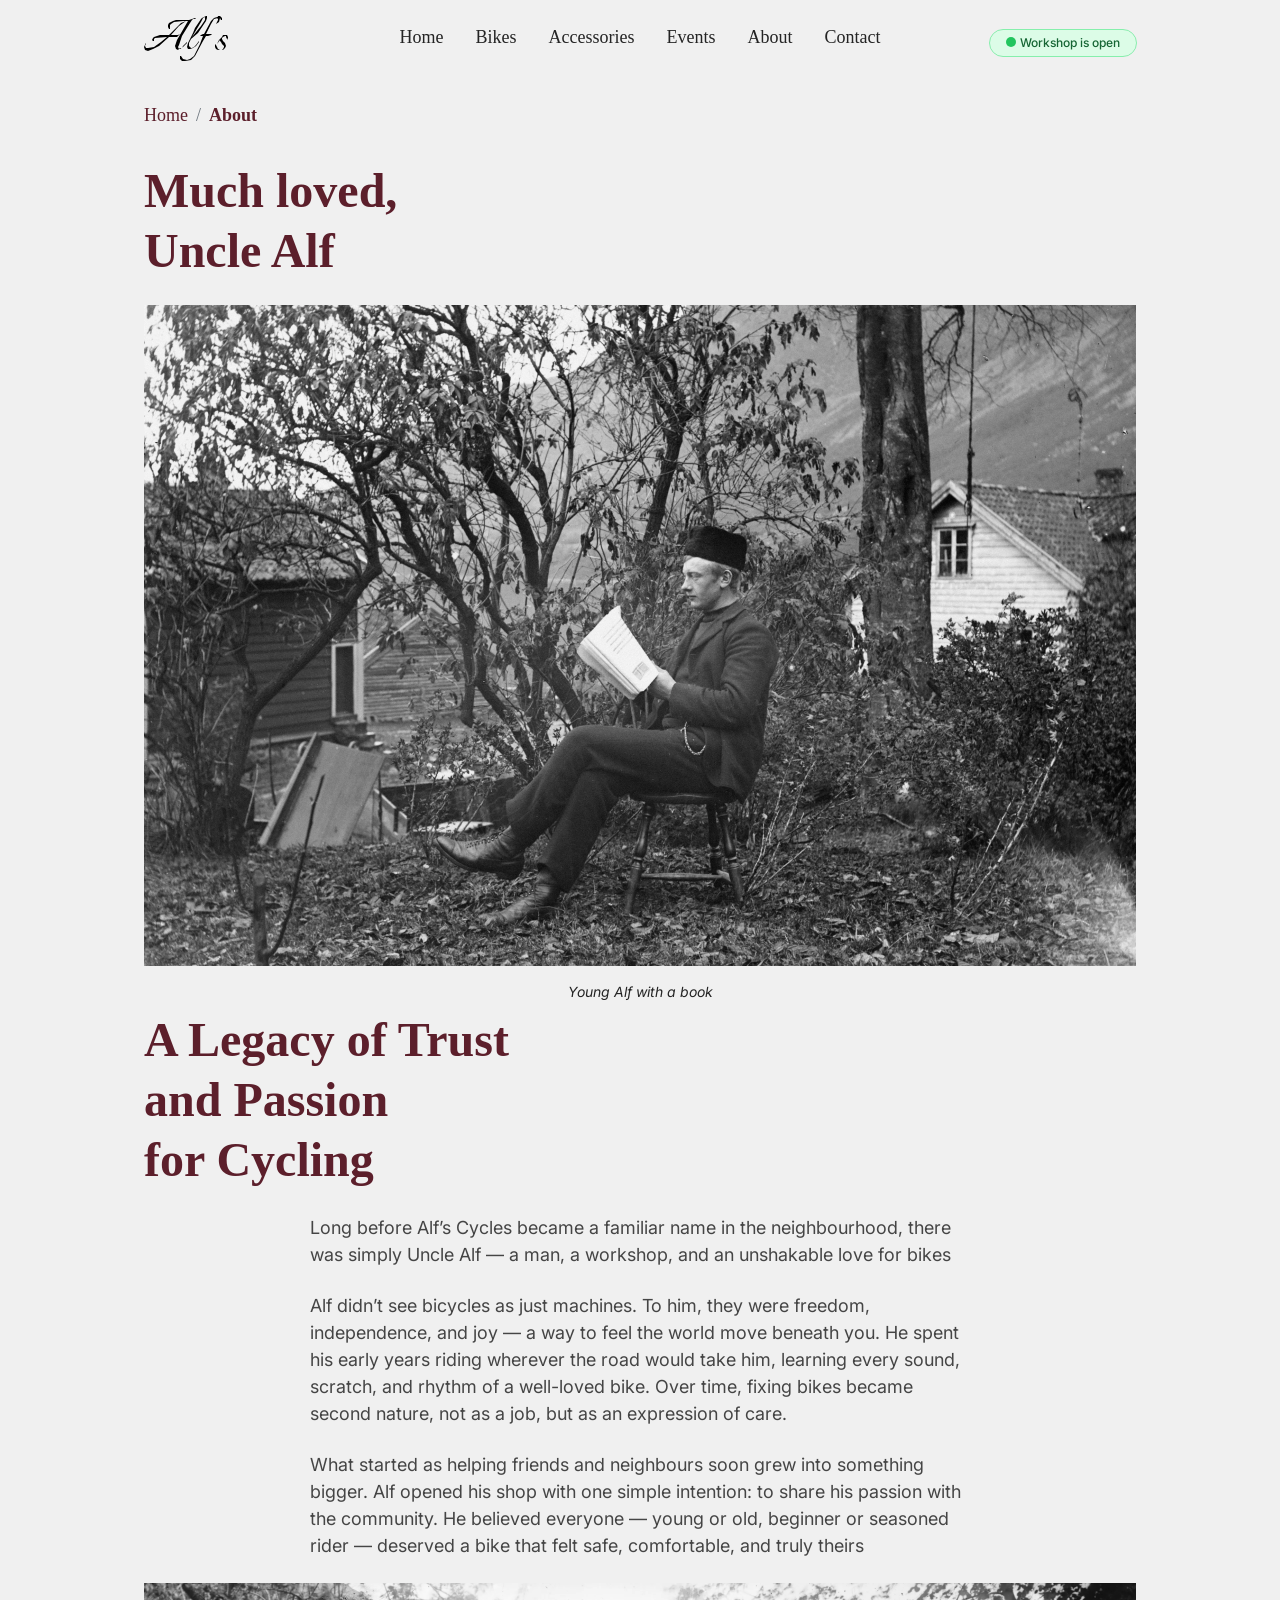
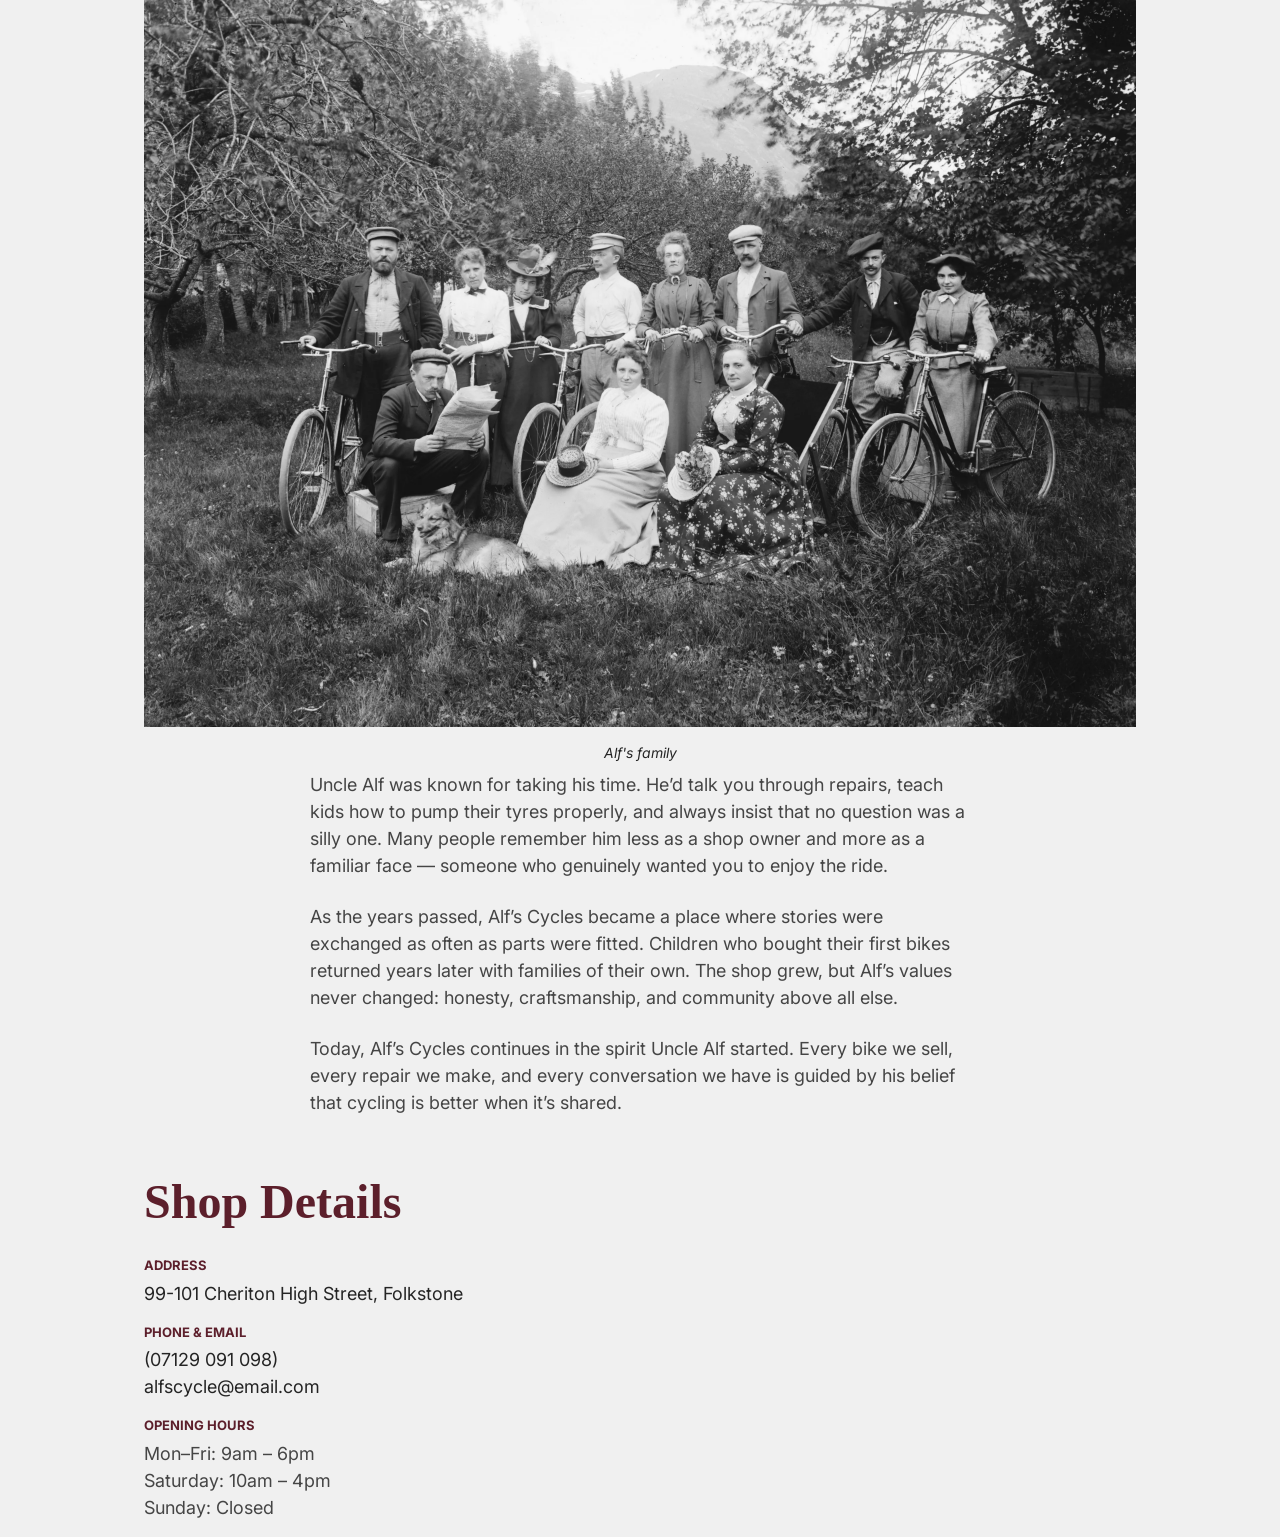
<file: alfs-cycle/about.html>
<!DOCTYPE html>
<html lang="en">
  <head>
    <meta charset="UTF-8">
    <meta name="viewport" content="width=device-width, initial-scale=1.0">
    <title>Alf's Cycle - about</title>

    <link rel="stylesheet" href="styles.css">
    <link rel="preconnect" href="https://fonts.googleapis.com">
    <link rel="preconnect" href="https://fonts.gstatic.com" crossorigin>
    <link
      href="https://fonts.googleapis.com/css2?family=Inter:ital,opsz,wght@0,14..32,100..900;1,14..32,100..900&family=Libre+Baskerville:ital,wght@0,400..700;1,400..700&display=swap"
      rel="stylesheet"
    >
  </head>

  <body>
    <header>
      <nav aria-label="Main">
        <a href="./index.html" aria-label="Alf's Cycle homepage">
          <svg
            xmlns="http://www.w3.org/2000/svg"
            width="85"
            height="46"
            fill="none"
            viewBox="0 0 85 46"
          >
            <path
              fill="#000"
              d="m4 35-3-1-1-3 1-2v-1l1-1-1 3 1 2h2l6-1 7-5 6-5-12 1-1 1v2H9l-1-1 1-2 1-1 6-2h9L37 7l5-2h-3l-9 1-3 2-1 1v4h-1l-1-2V9l1-2 4-2 3-1h13l6-2h1l-1 1h-2l-1 1-2 3-8 13-3 9-1 2 1 2 1-1h2l1-2 4-4v1l-4 4-3 2h-1l-1 1-2-1-1-3 1-3 1-3L44 5h-2l-7 5-8 9h7l2-1-1 1-1 1-1 1h-8l-10 9-6 3zm42-2h-2l-1-2 1-4 1-2 4-8 2-5 6-9 1-1 2-1 2-1h1v2l-1 3-2 3-6 9-7 6-2 4v3l1 1 1 1h1l2-1 2-2 3-4v1l-3 4-3 2zm2-12 9-11 4-6V1l-2 1-2 4zm-7 24h-3l-2-2v-3h1l2 3 4 1 3-1 4-3 6-12 3-8h-3l1-1 2-1h1l7-13 3-3 6-2 1 1 1 1v2h-1l-1-2h-2l-4 1-3 5-5 10h6l-1 1-3 1h-2l-3 5-8 15-4 4zM72 8zl2-4V3l-1-1V1h1l1-1 1 1v1l-1 4zm4 26h-2l-2-1-1-2v-2l1-1h1-1v1l1 2 1 2zh2l1-1 1-2v-1l-2-2-1-2-1-1v-1l-3 4 1-2 1-2 2-2 1-1 1-2h4l1 2v1l-1 2v-1l-1-2v-1h-1l-2 1-1 1v1l1 2 2 2 1 3-1 2-2 2z"
            >
            </path>
          </svg>
        </a>

        <aside aria-label="Contact information">
          <output aria-live="polite">Workshop is open</output>
          <a href="tel:+447484000000" aria-label="Call Alf's Cycle workshop">
            <svg
              xmlns="http://www.w3.org/2000/svg"
              width="24"
              height="24"
              fill="none"
              viewBox="0 0 24 24"
            >
              <path
                fill="#000"
                d="m20 21-6-1A18 18 0 0 1 4 10L3 4l1-1h5v1l1 3v1H9l-2 3 1 2 5 4 2-2 1-1h1l3 1h1v5zM6 9l2-2-1-2H5zm9 9 4 1v-2l-2-1z"
              >
              </path>
            </svg>
          </a>
        </aside>

        <input
          type="checkbox"
          id="menu-toggle"
          class="menu-btn"
          aria-label="Toggle navigation menu"
          aria-expanded="false"
        >

        <label for="menu-toggle" class="menu-icon">
          <span class="navicon" aria-hidden="true"></span>
        </label>

        <ul id="main-menu" role="menu">
          <li role="none"><a href="./index.html" role="menuitem">Home</a></li>
          <li role="none"><a href="./bikes.html" role="menuitem">Bikes</a></li>
          <li role="none"><a href="./accessories.html" role="menuitem">Accessories</a></li>
          <li role="none"><a href="./event.html" role="menuitem">Events</a></li>
          <li role="none"><a href="./about.html" role="menuitem">About</a></li>
          <li role="none"><a href="./contact.html" role="menuitem">Contact</a></li>
        </ul>
      </nav>
    </header>

    <nav aria-label="Breadcrumb">
      <ol>
        <li><a href="./index.html">Home</a></li>
        <li aria-current="page">About</li>
      </ol>
    </nav>

    <main class="content">
      <h2>Much loved, Uncle Alf</h2>

      <figure>
        <img
          width="992"
          height="661"
          src="./images/alfs/alf-with-book.webp"
          alt="Young Alf with a book"
        >
        <figcaption>Young Alf with a book</figcaption>
      </figure>

      <h2>A Legacy of Trust and Passion for Cycling</h2>

      <p>
        Long before Alf’s Cycles became a familiar name in the neighbourhood, there was simply Uncle Alf — a man, a workshop, and an unshakable love for bikes
      </p>

      <p>
        Alf didn’t see bicycles as just machines. To him, they were freedom, independence, and joy — a way to feel the world move beneath you. He spent his early years riding wherever the road would take him, learning every sound, scratch, and rhythm of a well-loved bike. Over time, fixing bikes became second nature, not as a job, but as an expression of care.
      </p>
      
      <p>
          What started as helping friends and neighbours soon grew into something bigger. Alf opened his shop with one simple intention: to share his passion with the community. He believed everyone — young or old, beginner or seasoned rider — deserved a bike that felt safe, comfortable, and truly theirs
        </p>

      <figure>
        <img
          width="992"
          height="661"
          src="./images/alfs/alf-family.webp"
          alt="Alf's family"
        >
        <figcaption>Alf's family</figcaption>
      </figure>
      <p>
          Uncle Alf was known for taking his time. He’d talk you through repairs, teach kids how to pump their tyres properly, and always insist that no question was a silly one. Many people remember him less as a shop owner and more as a familiar face — someone who genuinely wanted you to enjoy the ride.
    </p>
    <p>
        As the years passed, Alf’s Cycles became a place where stories were exchanged as often as parts were fitted. Children who bought their first bikes returned years later with families of their own. The shop grew, but Alf’s values never changed: honesty, craftsmanship, and community above all else.
    </p>
    <p>
        Today, Alf’s Cycles continues in the spirit Uncle Alf started. Every bike we sell, every repair we make, and every conversation we have is guided by his belief that cycling is better when it’s shared.
    </p>
    
    </main>

    <footer class="shop-details">
      <h2>Shop Details</h2>

      <div>
        <dl>
          <div>
            <dt>Address</dt>
            <dd>
              <a href="https://maps.app.goo.gl/eeEb5aoYVwoQsBQ5A">
                99-101 Cheriton High Street, Folkstone
              </a>
            </dd>
          </div>

          <div>
            <dt>Phone & Email</dt>
            <dd><a href="tel:+447484000000">(07129 091 098)</a></dd>
            <dd><a href="mailto:czon.herald75@gmail.com">alfscycle@email.com</a></dd>
          </div>

          <div>
            <dt>Opening Hours</dt>
            <dd>Mon–Fri: 9am – 6pm</dd>
            <dd>Saturday: 10am – 4pm</dd>
            <dd>Sunday: Closed</dd>
          </div>
        </dl>

        <iframe
          src="https://www.google.com/maps/embed?pb=!1m18!1m12!1m3!1d2506.5072226649354!2d1.175423476468099!3d51.08064607171934!2m3!1f0!2f0!3f0!3m2!1i1024!2i768!4f13.1!3m3!1m2!1s0x47debed08b58212d%3A0xbd6fa5ba709e4d91!2sAlford%20Bros!5e0!3m2!1sen!2suk!4v1769078205176!5m2!1sen!2suk"
          allowfullscreen
          loading="lazy"
          referrerpolicy="no-referrer-when-downgrade"
        ></iframe>
      </div>
    </footer>
  </body>
</html>
</file>
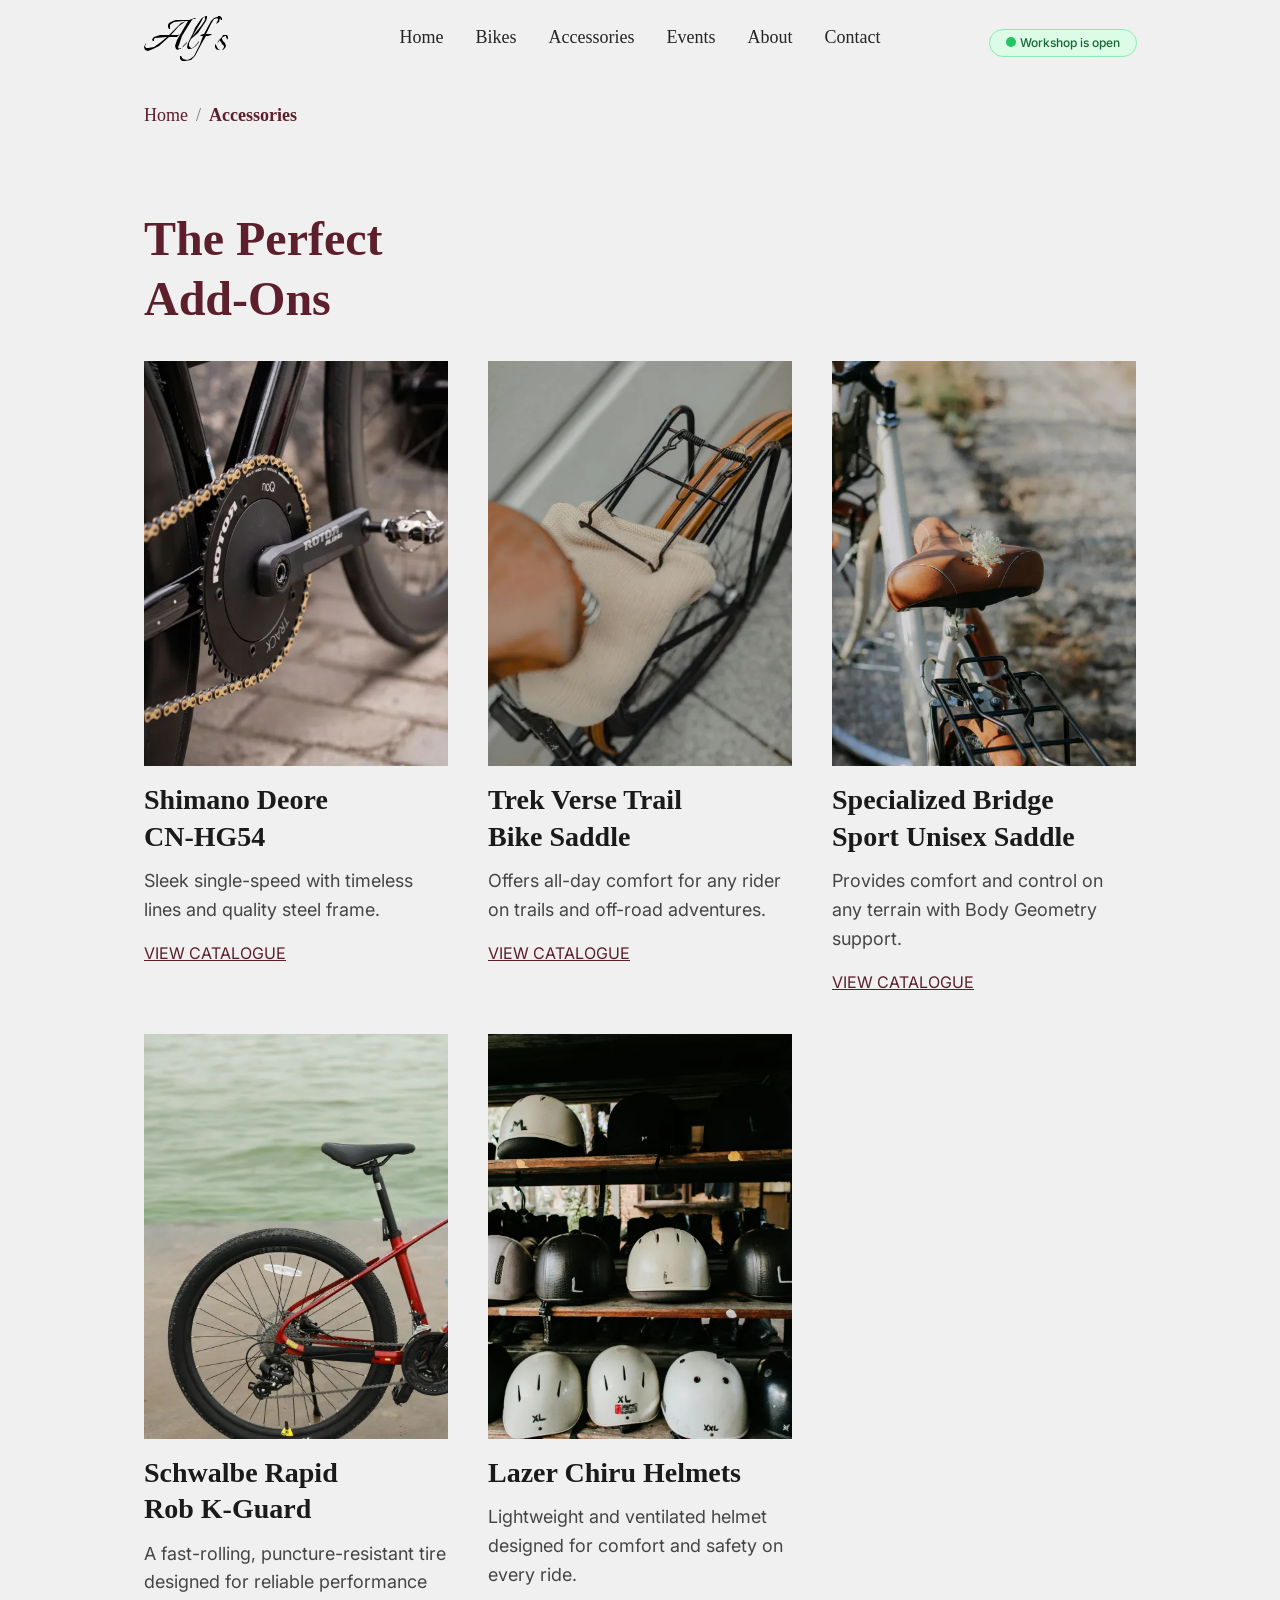
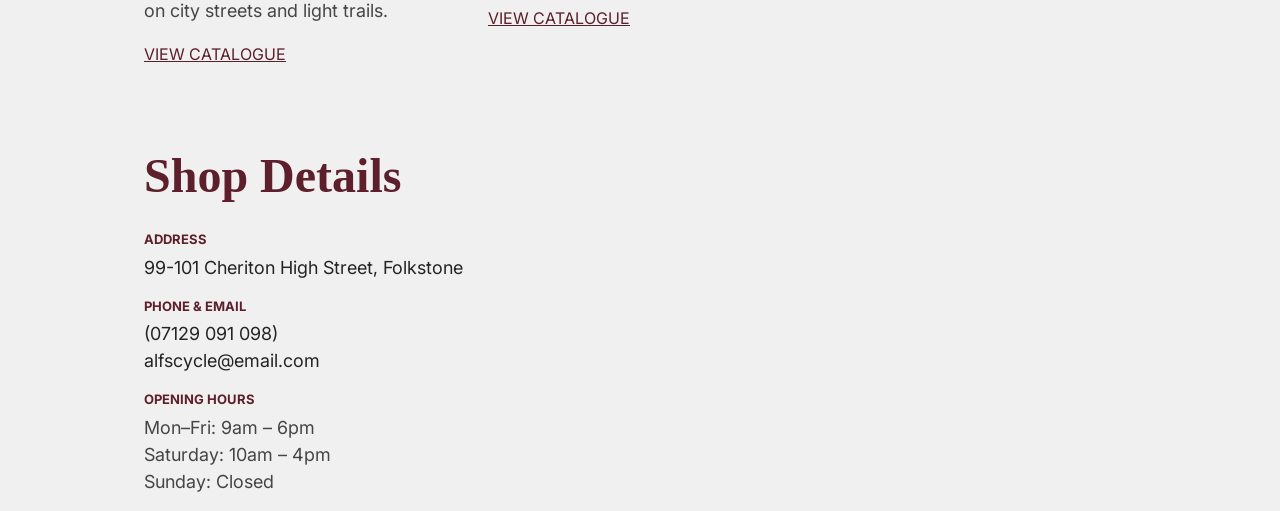
<file: alfs-cycle/accessories.html>
<!DOCTYPE html>
<html lang="en">
  <head>
    <meta charset="UTF-8">
    <meta name="viewport" content="width=device-width, initial-scale=1.0">
    <title>Alf's Cycle - Accessories</title>

    <link rel="stylesheet" href="styles.css">
    <link rel="preconnect" href="https://fonts.googleapis.com">
    <link rel="preconnect" href="https://fonts.gstatic.com" crossorigin>
    <link
      href="https://fonts.googleapis.com/css2?family=Inter:ital,opsz,wght@0,14..32,100..900;1,14..32,100..900&family=Libre+Baskerville:ital,wght@0,400..700;1,400..700&display=swap"
      rel="stylesheet"
    >
  </head>

  <body>
    <header>
      <nav aria-label="Main">
        <a href="./index.html" aria-label="Alf's Cycle homepage">
          <svg
            xmlns="http://www.w3.org/2000/svg"
            width="85"
            height="46"
            fill="none"
            viewBox="0 0 85 46"
          >
            <path
              fill="#000"
              d="m4 35-3-1-1-3 1-2v-1l1-1-1 3 1 2h2l6-1 7-5 6-5-12 1-1 1v2H9l-1-1 1-2 1-1 6-2h9L37 7l5-2h-3l-9 1-3 2-1 1v4h-1l-1-2V9l1-2 4-2 3-1h13l6-2h1l-1 1h-2l-1 1-2 3-8 13-3 9-1 2 1 2 1-1h2l1-2 4-4v1l-4 4-3 2h-1l-1 1-2-1-1-3 1-3 1-3L44 5h-2l-7 5-8 9h7l2-1-1 1-1 1-1 1h-8l-10 9-6 3zm42-2h-2l-1-2 1-4 1-2 4-8 2-5 6-9 1-1 2-1 2-1h1v2l-1 3-2 3-6 9-7 6-2 4v3l1 1 1 1h1l2-1 2-2 3-4v1l-3 4-3 2zm2-12 9-11 4-6V1l-2 1-2 4zm-7 24h-3l-2-2v-3h1l2 3 4 1 3-1 4-3 6-12 3-8h-3l1-1 2-1h1l7-13 3-3 6-2 1 1 1 1v2h-1l-1-2h-2l-4 1-3 5-5 10h6l-1 1-3 1h-2l-3 5-8 15-4 4zM72 8zl2-4V3l-1-1V1h1l1-1 1 1v1l-1 4zm4 26h-2l-2-1-1-2v-2l1-1h1-1v1l1 2 1 2zh2l1-1 1-2v-1l-2-2-1-2-1-1v-1l-3 4 1-2 1-2 2-2 1-1 1-2h4l1 2v1l-1 2v-1l-1-2v-1h-1l-2 1-1 1v1l1 2 2 2 1 3-1 2-2 2z"
            >
            </path>
          </svg>
        </a>

        <aside aria-label="Contact information">
          <output aria-live="polite">Workshop is open</output>
          <a href="tel:+447484000000" aria-label="Call Alf's Cycle workshop">
            <svg
              xmlns="http://www.w3.org/2000/svg"
              width="24"
              height="24"
              fill="none"
              viewBox="0 0 24 24"
            >
              <path
                fill="#000"
                d="m20 21-6-1A18 18 0 0 1 4 10L3 4l1-1h5v1l1 3v1H9l-2 3 1 2 5 4 2-2 1-1h1l3 1h1v5zM6 9l2-2-1-2H5zm9 9 4 1v-2l-2-1z"
              >
              </path>
            </svg>
          </a>
        </aside>

        <input
          type="checkbox"
          id="menu-toggle"
          class="menu-btn"
          aria-label="Toggle navigation menu"
          aria-expanded="false"
        >

        <label for="menu-toggle" class="menu-icon">
          <span class="navicon" aria-hidden="true"></span>
        </label>

        <ul id="main-menu" role="menu">
          <li role="none"><a href="./index.html" role="menuitem">Home</a></li>
          <li role="none"><a href="./bikes.html" role="menuitem">Bikes</a></li>
          <li role="none"><a href="./accessories.html" role="menuitem">Accessories</a></li>
          <li role="none"><a href="./event.html" role="menuitem">Events</a></li>
          <li role="none"><a href="./about.html" role="menuitem">About</a></li>
          <li role="none"><a href="./contact.html" role="menuitem">Contact</a></li>
        </ul>
      </nav>
    </header>

    <nav aria-label="Breadcrumb">
      <ol>
        <li><a href="./index.html">Home</a></li>
        <li aria-current="page">Accessories</li>
      </ol>
    </nav>

    <main>
      <section>
        <h2>The Perfect Add-Ons</h2>

        <div class="articles-grid">
          <article>
            <figure>
              <img
                width="304"
                height="405"
                src="./images/accessories/shimano-105.webp"
                alt="Shimano 105 CS-R7000 Cassette"
              >
              <figcaption>
                <h3>Shimano Deore CN-HG54</h3>
                <p>Sleek single-speed with timeless lines and quality steel frame.</p>
              </figcaption>
            </figure>
            <a href="./inner-accessories.html" class="ghost-link">View catalogue</a>
          </article>

          <article>
            <figure>
              <img
                width="304"
                height="405"
                src="./images/accessories/terk-verse.webp"
                alt="Trek Verse Trail Bike Saddle"
              >
              <figcaption>
                <h3>Trek Verse Trail Bike Saddle</h3>
                <p>Offers all-day comfort for any rider on trails and off-road adventures.</p>
              </figcaption>
            </figure>
            <a href="./inner-accessories.html" class="ghost-link">View catalogue</a>
          </article>

          <article>
            <figure>
              <img
                width="304"
                height="405"
                src="./images/accessories/specialized-bridge-sport.webp"
                alt="Specialized Bridge Sport Saddle"
              >
              <figcaption>
                <h3>Specialized Bridge Sport Unisex Saddle</h3>
                <p>Provides comfort and control on any terrain with Body Geometry support.</p>
              </figcaption>
            </figure>
            <a href="./inner-accessories.html" class="ghost-link">View catalogue</a>
          </article>

          <article>
            <figure>
              <img
                width="304"
                height="405"
                src="./images/accessories/schwalbe-rapid.webp"
                alt="Schwalbe Rapid Rob K-Guard tire"
              >
              <figcaption>
                <h3>Schwalbe Rapid Rob K-Guard</h3>
                <p>
                  A fast-rolling, puncture-resistant tire designed for reliable
                  performance on city streets and light trails.
                </p>
              </figcaption>
            </figure>
            <a href="./inner-accessories.html" class="ghost-link">View catalogue</a>
          </article>

          <article>
            <figure>
              <img
                width="304"
                height="405"
                src="./images/accessories/lazer-chiru.webp"
                alt="Lazer Chiru cycling helmet"
              >
              <figcaption>
                <h3>Lazer Chiru Helmets</h3>
                <p>
                  Lightweight and ventilated helmet designed for comfort and safety
                  on every ride.
                </p>
              </figcaption>
            </figure>
            <a href="./inner-accessories.html" class="ghost-link">View catalogue</a>
          </article>
        </div>
      </section>
    </main>

    <footer class="shop-details">
      <h2>Shop Details</h2>
      <div>
        <dl>
          <div>
            <dt>Address</dt>
            <dd>
              <a href="https://maps.app.goo.gl/eeEb5aoYVwoQsBQ5A">
                99-101 Cheriton High Street, Folkstone
              </a>
            </dd>
          </div>

          <div>
            <dt>Phone & Email</dt>
            <dd><a href="tel:+447484000000">(07129 091 098)</a></dd>
            <dd><a href="mailto:czon.herald75@gmail.com">alfscycle@email.com</a></dd>
          </div>

          <div>
            <dt>Opening Hours</dt>
            <dd>Mon–Fri: 9am – 6pm</dd>
            <dd>Saturday: 10am – 4pm</dd>
            <dd>Sunday: Closed</dd>
          </div>
        </dl>

        <iframe
          src="https://www.google.com/maps/embed?pb=!1m18!1m12!1m3!1d2506.5072226649354!2d1.175423476468099!3d51.08064607171934!2m3!1f0!2f0!3f0!3m2!1i1024!2i768!4f13.1!3m3!1m2!1s0x47debed08b58212d%3A0xbd6fa5ba709e4d91!2sAlford%20Bros!5e0!3m2!1sen!2suk!4v1769078205176!5m2!1sen!2suk"
          allowfullscreen
          loading="lazy"
          referrerpolicy="no-referrer-when-downgrade"
        ></iframe>
      </div>
    </footer>
  </body>
</html>
</file>
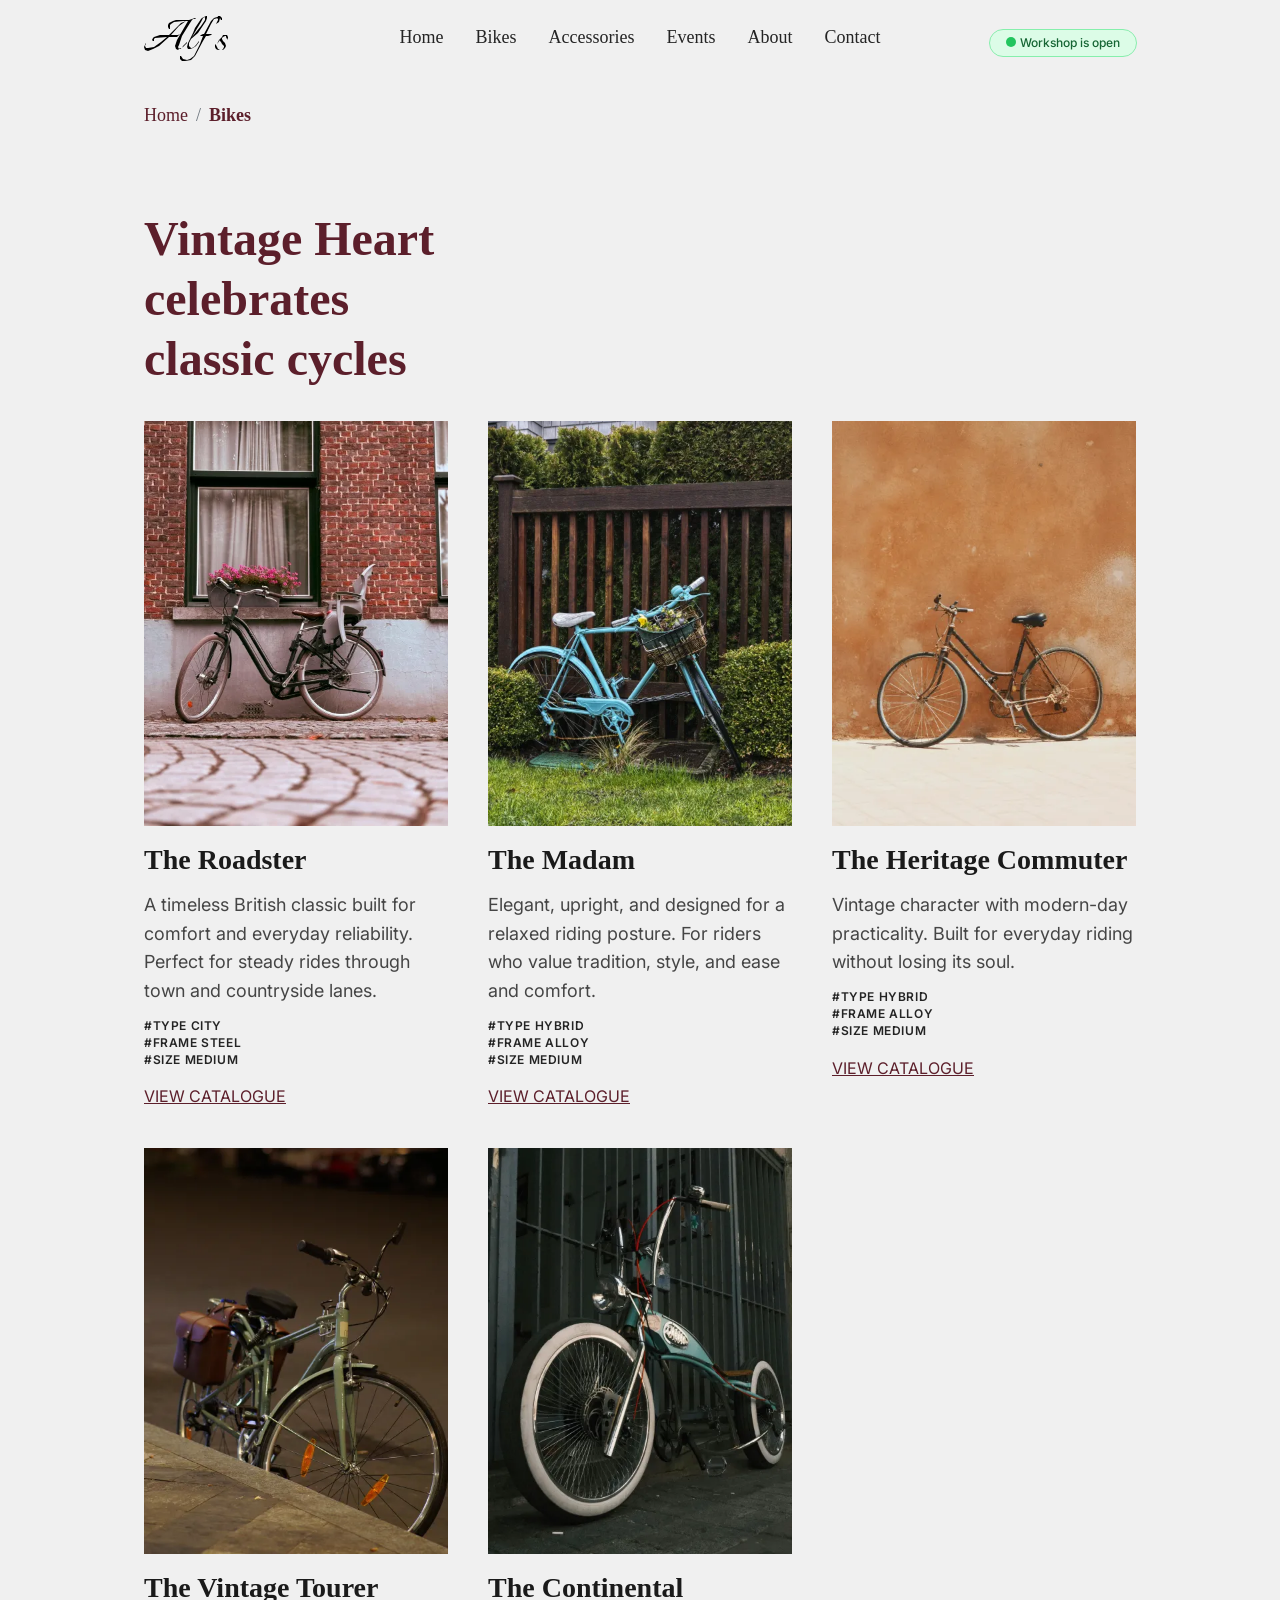
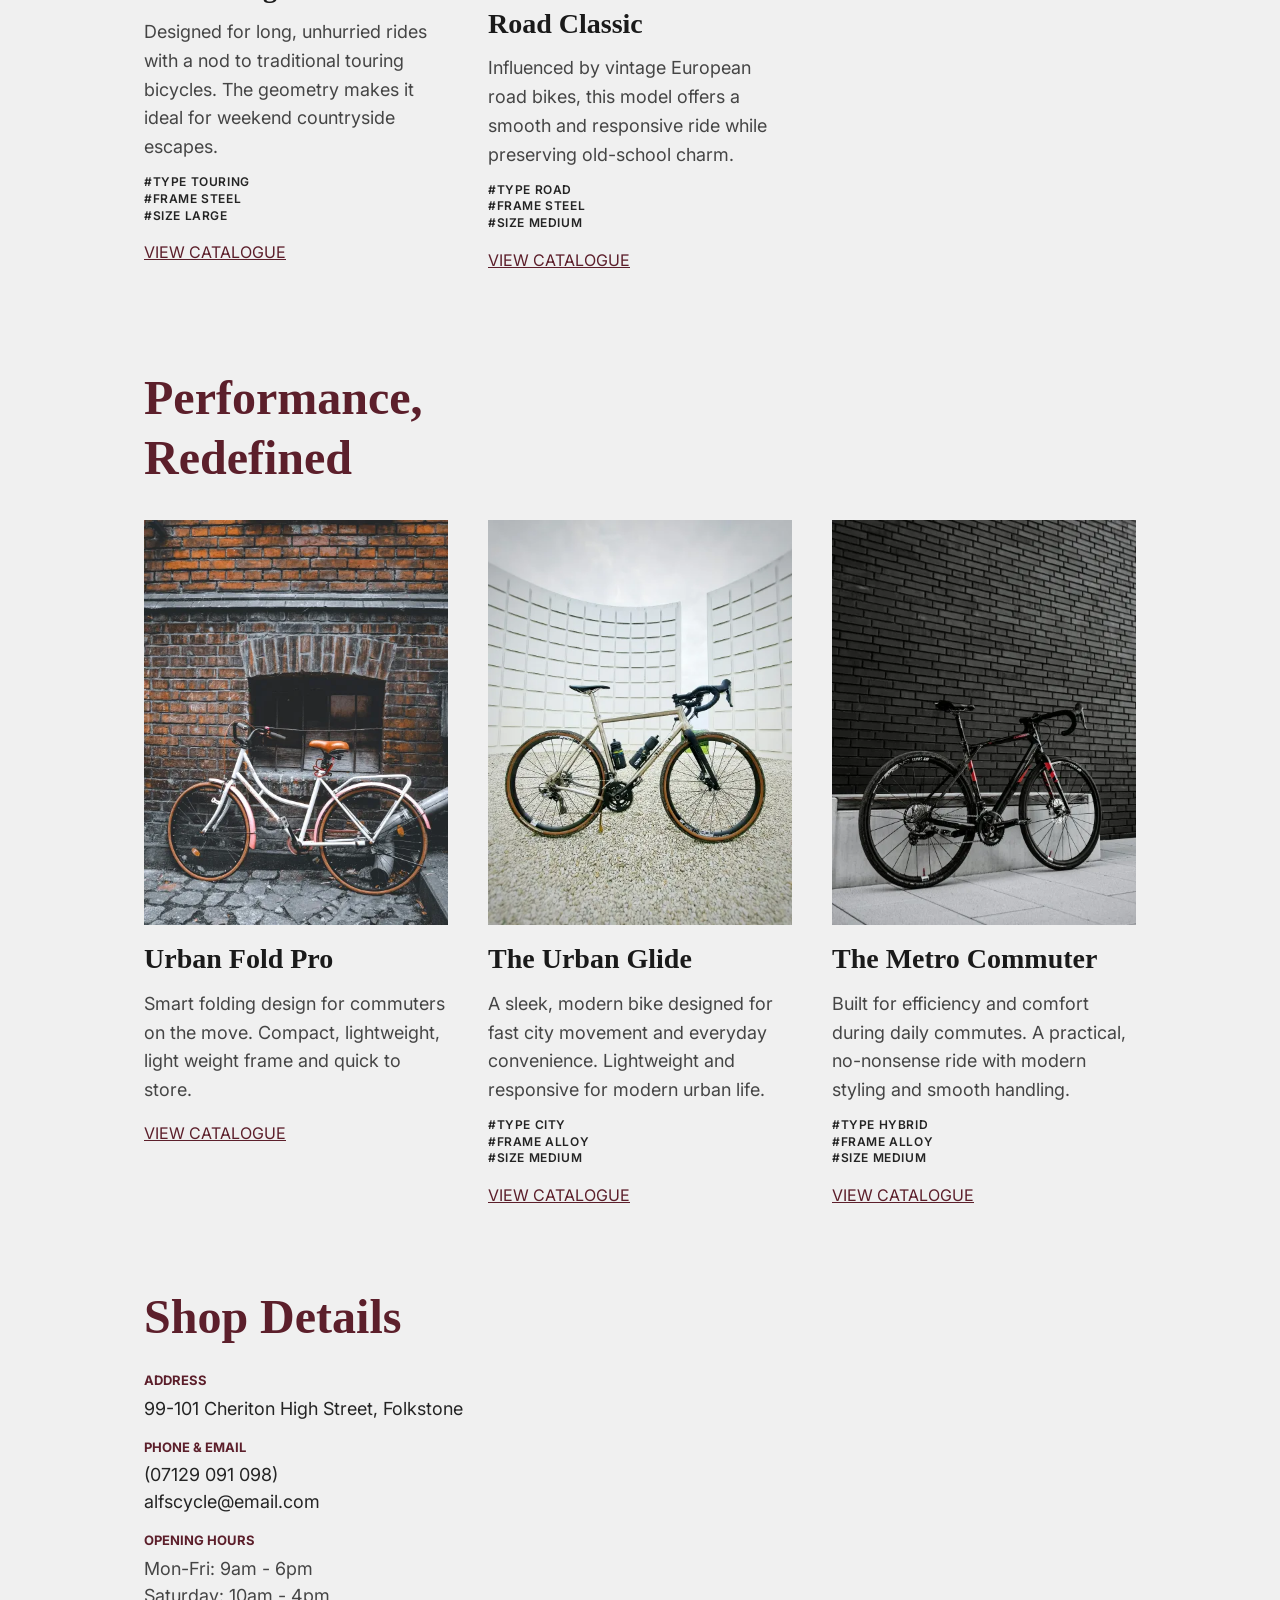
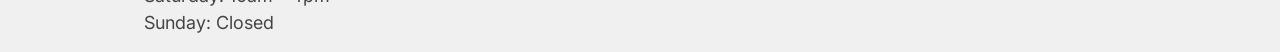
<file: alfs-cycle/bikes.html>
<!DOCTYPE html>
<html lang="en">
  <head>
    <meta charset="UTF-8">
    <meta name="viewport" content="width=device-width, initial-scale=1.0">
    <title>Alf's Cycle - Bikes</title>
    <link rel="stylesheet" href="styles.css">
    <link rel="preconnect" href="https://fonts.googleapis.com">
    <link rel="preconnect" href="https://fonts.gstatic.com" crossorigin>
    <link
      href="https://fonts.googleapis.com/css2?family=Inter:ital,opsz,wght@0,14..32,100..900;1,14..32,100..900&family=Libre+Baskerville:ital,wght@0,400..700;1,400..700&display=swap"
      rel="stylesheet"
   >
  </head>

  <body>
    <header>
      <nav aria-label="Main">
        <!-- Logo -->
        <a href="./index.html" aria-label="Alf's Cycle homepage">
          <svg
            xmlns="http://www.w3.org/2000/svg"
            width="85"
            height="46"
            fill="none"
            viewBox="0 0 85 46"
          >
            <path
              fill="#000"
              d="m4 35-3-1-1-3 1-2v-1l1-1-1 3 1 2h2l6-1 7-5 6-5-12 1-1 1v2H9l-1-1 1-2 1-1 6-2h9L37 7l5-2h-3l-9 1-3 2-1 1v4h-1l-1-2V9l1-2 4-2 3-1h13l6-2h1l-1 1h-2l-1 1-2 3-8 13-3 9-1 2 1 2 1-1h2l1-2 4-4v1l-4 4-3 2h-1l-1 1-2-1-1-3 1-3 1-3L44 5h-2l-7 5-8 9h7l2-1-1 1-1 1-1 1h-8l-10 9-6 3zm42-2h-2l-1-2 1-4 1-2 4-8 2-5 6-9 1-1 2-1 2-1h1v2l-1 3-2 3-6 9-7 6-2 4v3l1 1 1 1h1l2-1 2-2 3-4v1l-3 4-3 2zm2-12 9-11 4-6V1l-2 1-2 4zm-7 24h-3l-2-2v-3h1l2 3 4 1 3-1 4-3 6-12 3-8h-3l1-1 2-1h1l7-13 3-3 6-2 1 1 1 1v2h-1l-1-2h-2l-4 1-3 5-5 10h6l-1 1-3 1h-2l-3 5-8 15-4 4zM72 8zl2-4V3l-1-1V1h1l1-1 1 1v1l-1 4zm4 26h-2l-2-1-1-2v-2l1-1h1-1v1l1 2 1 2zh2l1-1 1-2v-1l-2-2-1-2-1-1v-1l-3 4 1-2 1-2 2-2 1-1 1-2h4l1 2v1l-1 2v-1l-1-2v-1h-1l-2 1-1 1v1l1 2 2 2 1 3-1 2-2 2z"
           />
          </svg>
        </a>

        <!-- Contact information -->
        <aside aria-label="Contact information">
          <output aria-live="polite">Workshop is open</output>
          <a href="tel:+447484000000" aria-label="Call Alf's Cycle workshop">
            <svg
              xmlns="http://www.w3.org/2000/svg"
              width="24"
              height="24"
              fill="none"
              viewBox="0 0 24 24"
            >
              <path
                fill="#000"
                d="m20 21-6-1A18 18 0 0 1 4 10L3 4l1-1h5v1l1 3v1H9l-2 3 1 2 5 4 2-2 1-1h1l3 1h1v5zM6 9l2-2-1-2H5zm9 9 4 1v-2l-2-1z"
             />
            </svg>
          </a>
        </aside>

        <!-- Navigation menu -->
        <input
          type="checkbox"
          id="menu-toggle"
          class="menu-btn"
          aria-label="Toggle navigation menu"
          aria-expanded="false"
       >
        <label for="menu-toggle" class="menu-icon">
          <span class="navicon" aria-hidden="true"></span>
        </label>

        <!-- Navigation menu list -->
        <ul id="main-menu" role="menu">
          <li role="none">
            <a href="./index.html" role="menuitem">Home</a>
          </li>
          <li role="none">
            <a href="./bikes.html" role="menuitem">Bikes</a>
          </li>
          <li role="none">
            <a href="./accessories.html" role="menuitem">Accessories</a>
          </li>

          <li role="none">
            <a href="./event.html" role="menuitem">Events</a>
          </li>
          <li role="none">
            <a href="./about.html" role="menuitem">About</a>
          </li>
          <li role="none">
            <a href="./contact.html" role="menuitem">Contact</a>
          </li>
        </ul>
      </nav>
    </header>

    <nav aria-label="Breadcrumb">
      <ol>
        <li><a href="./index.html">Home</a></li>
        <li aria-current="page">Bikes</li>
      </ol>
    </nav>

    <main>
      <section>
        <h2>Vintage Heart celebrates classic cycles</h2>
        <div class="articles-grid">
          <article>
            <figure>
              <img
                width="304"
                height="405"
                src="./images/bikes/classic-collection/clc-the-roadseter.webp"
                alt="The roadster - Timeless British classic bicycle for comfortable everyday rides"
             >
              <figcaption>
                <h3>The Roadster</h3>
                <p>
                  A timeless British classic built for comfort and everyday
                  reliability. Perfect for steady rides through town and
                  countryside lanes.
                </p>
                <div>
                  <span>#Type City</span>
                  <span>#Frame Steel</span>
                  <span>#Size Medium</span>
                </div>
              </figcaption>
            </figure>
            <a href="./inner-bike.html" class="ghost-link">View catalogue</a>
          </article>
          <article>
            <figure>
              <img
                width="304"
                height="405"
                src="./images/bikes/classic-collection/clc-the-madam.webp"
                alt="The Madam bicycle, an elegant upright bike designed for relaxed and comfortable rides."
             >
              <figcaption>
                <h3>The Madam</h3>
                <p>
                  Elegant, upright, and designed for a relaxed riding posture.
                  For riders who value tradition, style, and ease and comfort.
                </p>
                <div>
                  <span>#Type Hybrid</span>
                  <span>#Frame Alloy</span>
                  <span>#Size Medium</span>
                </div>
              </figcaption>
            </figure>
            <a href="./inner-bike.html" class="ghost-link">View catalogue</a>
          </article>
          <article>
            <figure>
              <img
                width="304"
                height="405"
                src="./images/bikes/classic-collection/clc-the-gentlemen.webp"
                alt="The Gentlemen bicycle, a vintage-inspired bike built for practical everyday riding."
             >
              <figcaption>
                <h3>The Heritage Commuter</h3>
                <p>
                  Vintage character with modern-day practicality. Built for
                  everyday riding without losing its soul.
                </p>
                <div>
                  <span>#Type Hybrid</span>
                  <span>#Frame Alloy</span>
                  <span>#Size Medium</span>
                </div>
              </figcaption>
            </figure>
            <a href="./inner-bike.html" class="ghost-link">View catalogue</a>
          </article>
          <article>
            <figure>
              <img
                width="304"
                height="405"
                src="./images/bikes/classic-collection/clc-the-vintage-tourer.webp"
                alt="The Vintage Tourer bicycle, a traditional-style touring bike ideal for relaxed weekend countryside rides."
             >
              <figcaption>
                <h3>The Vintage Tourer</h3>
                <p>
                  Designed for long, unhurried rides with a nod to traditional
                  touring bicycles. The geometry makes it ideal for weekend
                  countryside escapes.
                </p>
                <div>
                  <span>#Type Touring</span>
                  <span>#Frame Steel</span>
                  <span>#Size Large</span>
                </div>
              </figcaption>
            </figure>
            <a href="./inner-bike.html" class="ghost-link">View catalogue</a>
          </article>
          <article>
            <figure>
              <img
                width="304"
                height="405"
                src="./images/bikes/classic-collection/clc-the-contentinental-road-classic.webp"
                alt="The Continental Road Classic bicycle, a vintage-inspired European road bike with a smooth and responsive ride."
             >
              <figcaption>
                <h3>The Continental Road Classic</h3>
                <p>
                  Influenced by vintage European road bikes, this model offers a
                  smooth and responsive ride while preserving old-school charm.
                </p>
                <div>
                  <span>#Type Road</span>
                  <span>#Frame Steel</span>
                  <span>#Size Medium</span>
                </div>
              </figcaption>
            </figure>
            <a href="./inner-bike.html" class="ghost-link">View catalogue</a>
          </article>
        </div>
      </section>
      <section>
        <h2>Performance, Redefined</h2>
        <div class="articles-grid">
          <article>
            <figure>
              <img
                width="304"
                height="405"
                src="./images/bikes/modern-collection/mod-flux-carbon.webp"
                alt="Urban Fold Pro folding bike – compact, lightweight, and easy to store, ideal for commuters"
             >
              <figcaption>
                <h3>Urban Fold Pro</h3>
                <p>
                  Smart folding design for commuters on the move. Compact,
                  lightweight, light weight frame and quick to store.
                </p>
              </figcaption>
            </figure>
            <a href="./inner-bike.html" class="ghost-link">View catalogue</a>
          </article>
          <article>
            <figure>
              <img
                width="304"
                height="405"
                src="./images/bikes/modern-collection/mod-urban-gllide.webp"
                alt="The Urban Glide bicycle, a sleek, lightweight bike for fast city riding and everyday convenience."
             >
              <figcaption>
                <h3>The Urban Glide</h3>
                <p>
                  A sleek, modern bike designed for fast city movement and
                  everyday convenience. Lightweight and responsive for modern
                  urban life.
                </p>
                <div>
                  <span>#Type City</span>
                  <span>#Frame Alloy</span>
                  <span>#Size Medium</span>
                </div>
              </figcaption>
            </figure>
            <a href="./inner-bike.html" class="ghost-link">View catalogue</a>
          </article>
          <article>
            <figure>
              <img
                width="304"
                height="405"
                src="./images/bikes/modern-collection/mod-the-metro-commuter.webp"
                alt="The Metro Commuter bicycle, designed for daily commuting with comfort and smooth handling."
             >
              <figcaption>
                <h3>The Metro Commuter</h3>
                <p>
                  Built for efficiency and comfort during daily commutes. A
                  practical, no-nonsense ride with modern styling and smooth
                  handling.
                </p>
                <div>
                  <span>#Type Hybrid</span>
                  <span>#Frame Alloy</span>
                  <span>#Size Medium</span>
                </div>
              </figcaption>
            </figure>
            <a href="./inner-bike.html" class="ghost-link">View catalogue</a>
          </article>
        </div>
      </section>
    </main>
    <footer class="shop-details">
      <h2>Shop Details</h2>
      <div>
        <dl>
          <div>
            <dt>Address</dt>
            <dd>
              <a href="https://maps.app.goo.gl/eeEb5aoYVwoQsBQ5A"
                >99-101 Cheriton High Street, Folkstone</a
              >
            </dd>
          </div>
          <div>
            <dt>Phone & Email</dt>
            <dd><a href="tel:+447484000000">(07129 091 098)</a></dd>
            <dd>
              <a href="mailto:czon.herald75@gmail.com">alfscycle@email.com</a>
            </dd>
          </div>
          <div>
            <dt>Opening Hours</dt>
            <dd>Mon-Fri: 9am - 6pm</dd>
            <dd>Saturday: 10am - 4pm</dd>
            <dd>Sunday: Closed</dd>
          </div>
        </dl>
        <iframe
          src="https://www.google.com/maps/embed?pb=!1m18!1m12!1m3!1d2506.5072226649354!2d1.175423476468099!3d51.08064607171934!2m3!1f0!2f0!3f0!3m2!1i1024!2i768!4f13.1!3m3!1m2!1s0x47debed08b58212d%3A0xbd6fa5ba709e4d91!2sAlford%20Bros!5e0!3m2!1sen!2suk!4v1769078205176!5m2!1sen!2suk"
          allowfullscreen=""
          loading="lazy"
          referrerpolicy="no-referrer-when-downgrade"
        ></iframe>
      </div>
    </footer>
  </body>
</html>
</file>
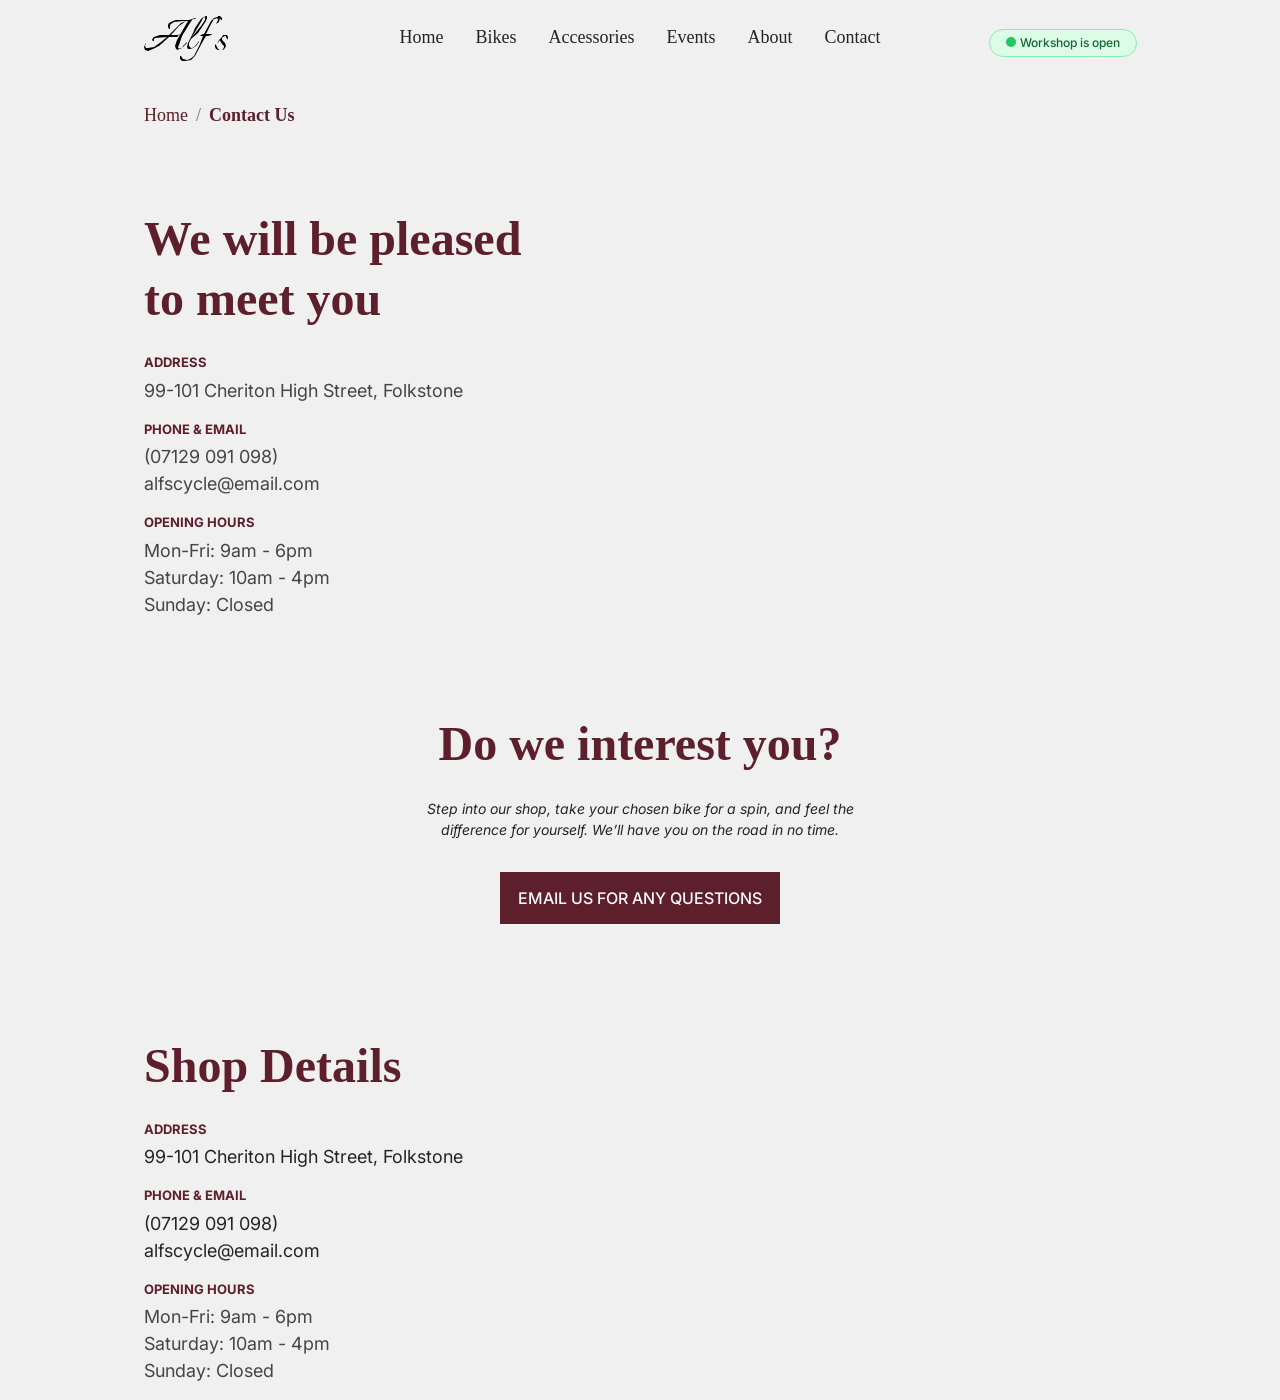
<file: alfs-cycle/contact.html>
<!DOCTYPE html>
<html lang="en">
  <head>
    <meta charset="UTF-8">
    <meta name="viewport" content="width=device-width, initial-scale=1.0">
    <title>Alf's Cycle - Contact</title>
    <link rel="stylesheet" href="styles.css">
    <link rel="preconnect" href="https://fonts.googleapis.com">
    <link rel="preconnect" href="https://fonts.gstatic.com" crossorigin>
    <link
      href="https://fonts.googleapis.com/css2?family=Inter:ital,opsz,wght@0,14..32,100..900;1,14..32,100..900&family=Libre+Baskerville:ital,wght@0,400..700;1,400..700&display=swap"
      rel="stylesheet">
  </head>

  <body>
    <header>
      <nav aria-label="Main">
        <!-- Logo -->
        <a href="./index.html" aria-label="Alf's Cycle homepage">
          <svg
            xmlns="http://www.w3.org/2000/svg"
            width="85"
            height="46"
            fill="none"
            viewBox="0 0 85 46"
          >
            <path
              fill="#000"
              d="m4 35-3-1-1-3 1-2v-1l1-1-1 3 1 2h2l6-1 7-5 6-5-12 1-1 1v2H9l-1-1 1-2 1-1 6-2h9L37 7l5-2h-3l-9 1-3 2-1 1v4h-1l-1-2V9l1-2 4-2 3-1h13l6-2h1l-1 1h-2l-1 1-2 3-8 13-3 9-1 2 1 2 1-1h2l1-2 4-4v1l-4 4-3 2h-1l-1 1-2-1-1-3 1-3 1-3L44 5h-2l-7 5-8 9h7l2-1-1 1-1 1-1 1h-8l-10 9-6 3zm42-2h-2l-1-2 1-4 1-2 4-8 2-5 6-9 1-1 2-1 2-1h1v2l-1 3-2 3-6 9-7 6-2 4v3l1 1 1 1h1l2-1 2-2 3-4v1l-3 4-3 2zm2-12 9-11 4-6V1l-2 1-2 4zm-7 24h-3l-2-2v-3h1l2 3 4 1 3-1 4-3 6-12 3-8h-3l1-1 2-1h1l7-13 3-3 6-2 1 1 1 1v2h-1l-1-2h-2l-4 1-3 5-5 10h6l-1 1-3 1h-2l-3 5-8 15-4 4zM72 8zl2-4V3l-1-1V1h1l1-1 1 1v1l-1 4zm4 26h-2l-2-1-1-2v-2l1-1h1-1v1l1 2 1 2zh2l1-1 1-2v-1l-2-2-1-2-1-1v-1l-3 4 1-2 1-2 2-2 1-1 1-2h4l1 2v1l-1 2v-1l-1-2v-1h-1l-2 1-1 1v1l1 2 2 2 1 3-1 2-2 2z"
            />
          </svg>
        </a>

        <!-- Contact information -->
        <aside aria-label="Contact information">
          <output aria-live="polite">Workshop is open</output>
          <a href="tel:+447484000000" aria-label="Call Alf's Cycle workshop">
            <svg
              xmlns="http://www.w3.org/2000/svg"
              width="24"
              height="24"
              fill="none"
              viewBox="0 0 24 24"
            >
              <path
                fill="#000"
                d="m20 21-6-1A18 18 0 0 1 4 10L3 4l1-1h5v1l1 3v1H9l-2 3 1 2 5 4 2-2 1-1h1l3 1h1v5zM6 9l2-2-1-2H5zm9 9 4 1v-2l-2-1z"
              />
            </svg>
          </a>
        </aside>

        <!-- Navigation menu -->
        <input
          type="checkbox"
          id="menu-toggle"
          class="menu-btn"
          aria-label="Toggle navigation menu"
          aria-expanded="false"
        >
        <label for="menu-toggle" class="menu-icon">
          <span class="navicon" aria-hidden="true"></span>
        </label>

        <!-- Navigation menu list -->
        <ul id="main-menu" role="menu">
          <li role="none">
            <a href="./index.html" role="menuitem">Home</a>
          </li>
          <li role="none">
            <a href="./bikes.html" role="menuitem">Bikes</a>
          </li>
          <li role="none">
            <a href="./accessories.html" role="menuitem">Accessories</a>
          </li>

          <li role="none">
            <a href="./event.html" role="menuitem">Events</a>
          </li>
          <li role="none">
            <a href="./about.html" role="menuitem">About</a>
          </li>
          <li role="none">
            <a href="./contact.html" role="menuitem">Contact</a>
          </li>
        </ul>
      </nav>
    </header>

    <nav aria-label="Breadcrumb">
      <ol>
        <li><a href="./index.html">Home</a></li>
        <li aria-current="page">Contact Us</li>
      </ol>
    </nav>
    <main class="content">
      <section class="shop-details">
        <h2>We will be pleased to meet you</h2>
        <div>
          <dl>
            <div>
              <dt>Address</dt>
              <dd>99-101 Cheriton High Street, Folkstone</dd>
            </div>
            <div>
              <dt>Phone & Email</dt>
              <dd>(07129 091 098)</dd>
              <dd>alfscycle@email.com</dd>
            </div>
            <div>
              <dt>Opening Hours</dt>
              <dd>Mon-Fri: 9am - 6pm</dd>
              <dd>Saturday: 10am - 4pm</dd>
              <dd>Sunday: Closed</dd>
            </div>
          </dl>
          <iframe
            src="https://www.google.com/maps/embed?pb=!1m18!1m12!1m3!1d2506.5072226649354!2d1.175423476468099!3d51.08064607171934!2m3!1f0!2f0!3f0!3m2!1i1024!2i768!4f13.1!3m3!1m2!1s0x47debed08b58212d%3A0xbd6fa5ba709e4d91!2sAlford%20Bros!5e0!3m2!1sen!2suk!4v1769078205176!5m2!1sen!2suk"
            allowfullscreen=""
            loading="lazy"
            referrerpolicy="no-referrer-when-downgrade"
          ></iframe>
        </div>
      </section>
      <section class="event-cta">
        <h2>Do we interest you?</h2>
        <p>
          Step into our shop, take your chosen bike for a spin, and feel the
          difference for yourself. We’ll have you on the road in no time.
        </p>

        <div>
          <a href="mailto:alfscycle@email.com" class="primary-link"
            >Email Us For Any Questions</a
          >
        </div>
      </section>
    </main>
    <footer class="shop-details">
      <h2>Shop Details</h2>
      <div>
        <dl>
          <div>
            <dt>Address</dt>
            <dd>
              <a href="https://maps.app.goo.gl/eeEb5aoYVwoQsBQ5A"
                >99-101 Cheriton High Street, Folkstone</a
              >
            </dd>
          </div>
          <div>
            <dt>Phone & Email</dt>
            <dd><a href="tel:+447484000000">(07129 091 098)</a></dd>
            <dd>
              <a href="mailto:czon.herald75@gmail.com">alfscycle@email.com</a>
            </dd>
          </div>
          <div>
            <dt>Opening Hours</dt>
            <dd>Mon-Fri: 9am - 6pm</dd>
            <dd>Saturday: 10am - 4pm</dd>
            <dd>Sunday: Closed</dd>
          </div>
        </dl>
        <iframe
          src="https://www.google.com/maps/embed?pb=!1m18!1m12!1m3!1d2506.5072226649354!2d1.175423476468099!3d51.08064607171934!2m3!1f0!2f0!3f0!3m2!1i1024!2i768!4f13.1!3m3!1m2!1s0x47debed08b58212d%3A0xbd6fa5ba709e4d91!2sAlford%20Bros!5e0!3m2!1sen!2suk!4v1769078205176!5m2!1sen!2suk"
          allowfullscreen=""
          loading="lazy"
          referrerpolicy="no-referrer-when-downgrade"
        ></iframe>
      </div>
    </footer>
  </body>
</html>
</file>
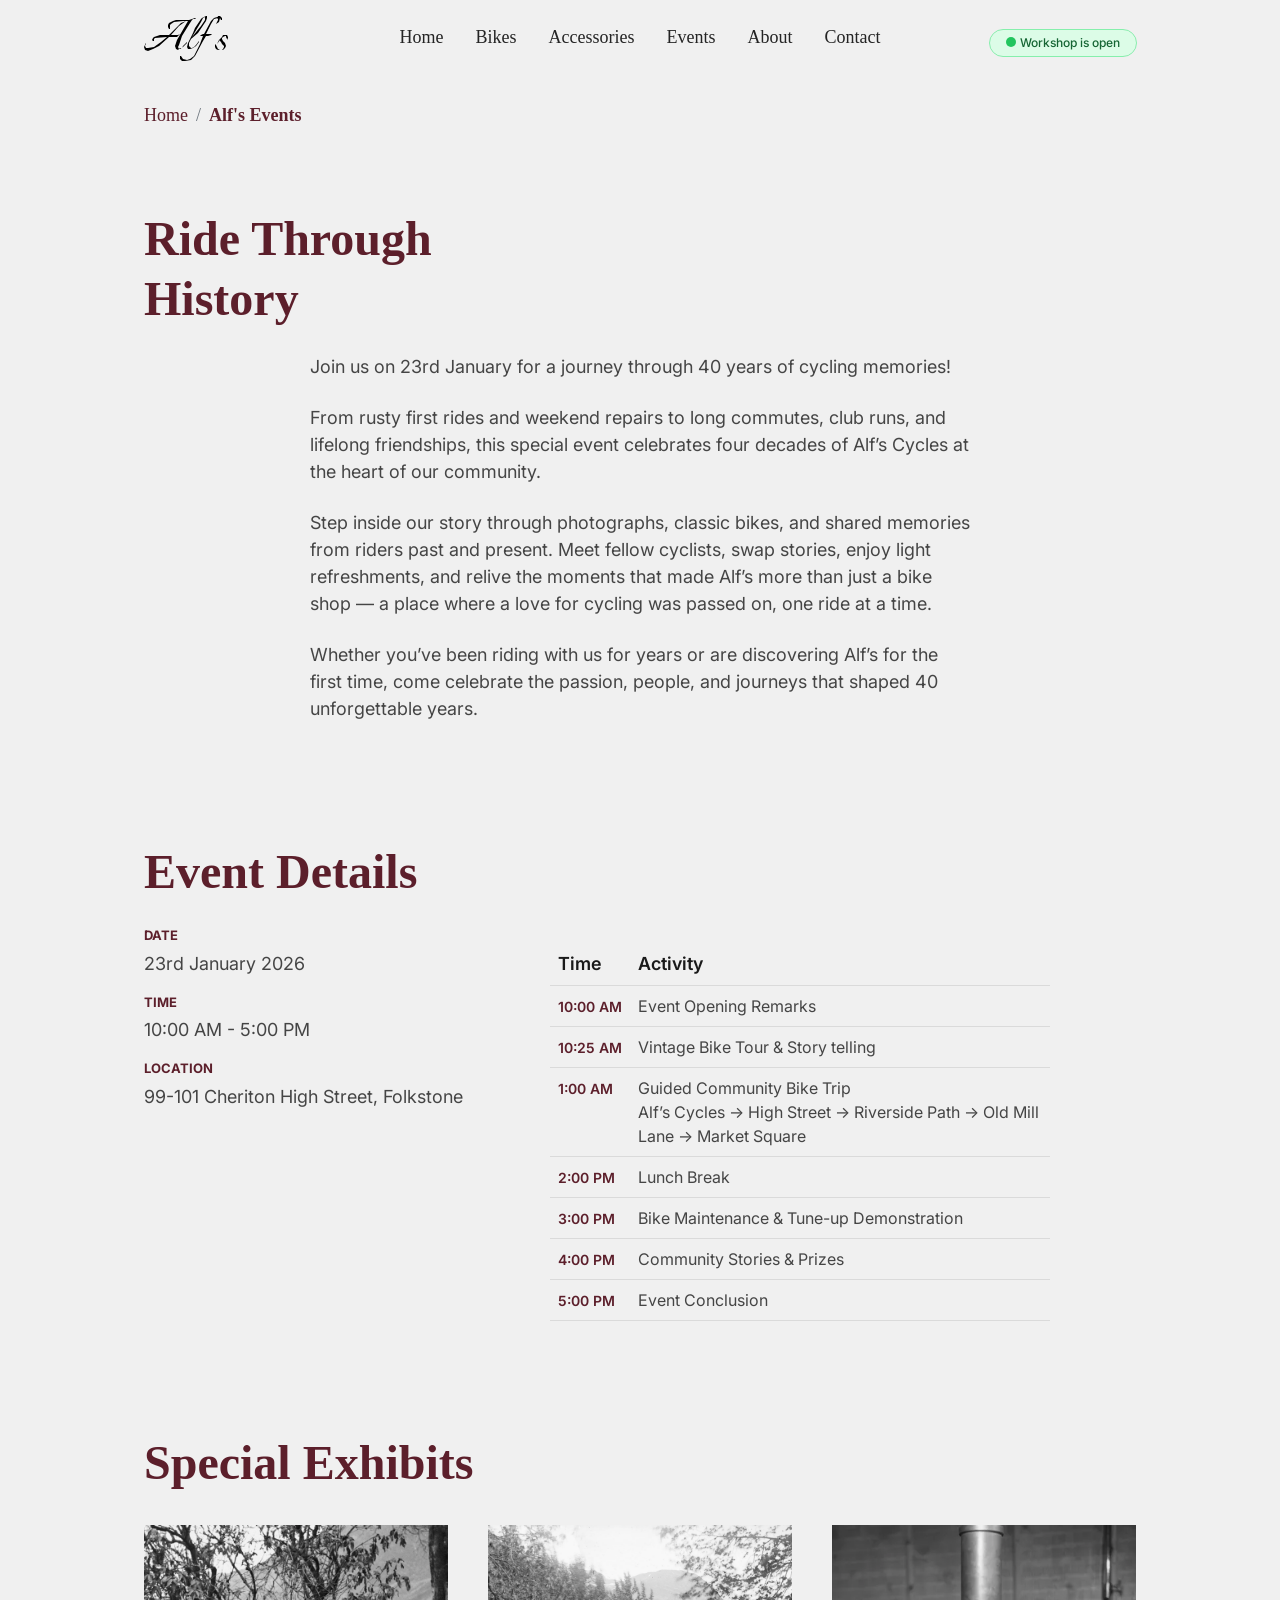
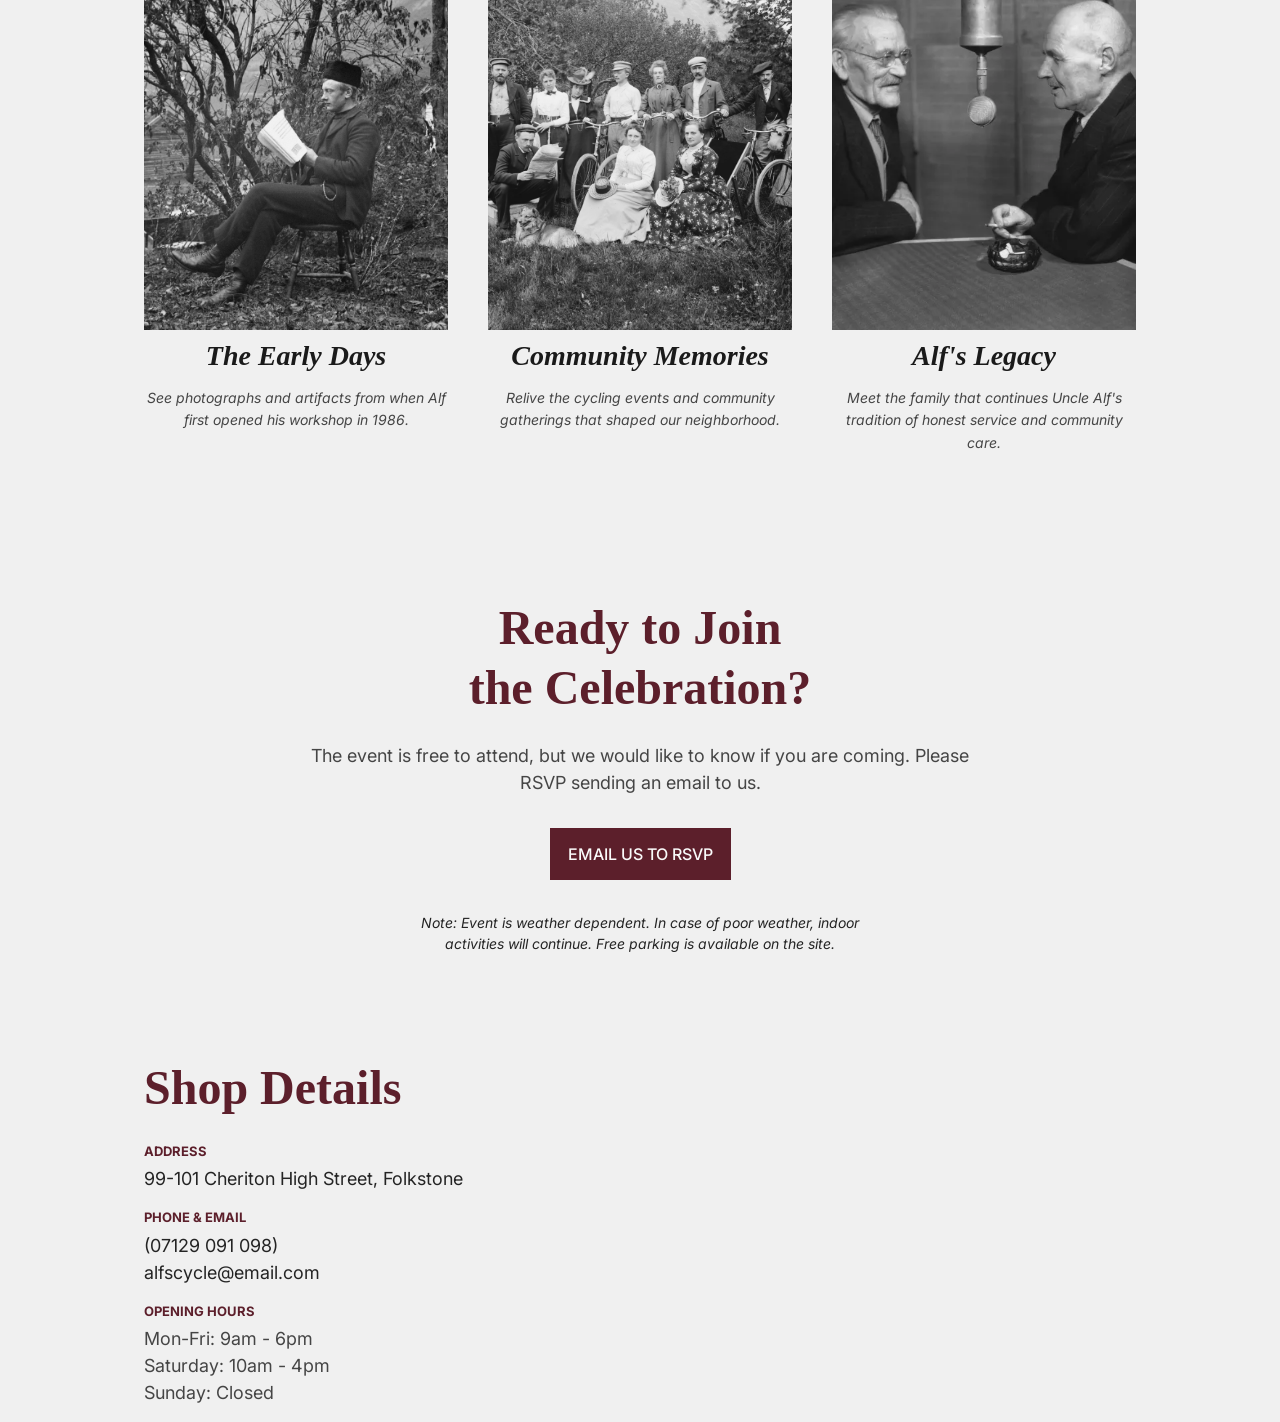
<file: alfs-cycle/event.html>
<!DOCTYPE html>
<html lang="en">
  <head>
    <meta charset="UTF-8" >
    <meta name="viewport" content="width=device-width, initial-scale=1.0" >
    <title>Alf's Cycle - Events</title>
    <link rel="stylesheet" href="styles.css">
    <link rel="preconnect" href="https://fonts.googleapis.com">
    <link rel="preconnect" href="https://fonts.gstatic.com" crossorigin>
    <link
      href="https://fonts.googleapis.com/css2?family=Inter:ital,opsz,wght@0,14..32,100..900;1,14..32,100..900&family=Libre+Baskerville:ital,wght@0,400..700;1,400..700&display=swap"
      rel="stylesheet"
    >
  </head>

  <body>
    <header>
      <nav aria-label="Main">
        <!-- Logo -->
        <a href="./index.html" aria-label="Alf's Cycle homepage">
          <svg
            xmlns="http://www.w3.org/2000/svg"
            width="85"
            height="46"
            fill="none"
            viewBox="0 0 85 46"
          >
            <path
              fill="#000"
              d="m4 35-3-1-1-3 1-2v-1l1-1-1 3 1 2h2l6-1 7-5 6-5-12 1-1 1v2H9l-1-1 1-2 1-1 6-2h9L37 7l5-2h-3l-9 1-3 2-1 1v4h-1l-1-2V9l1-2 4-2 3-1h13l6-2h1l-1 1h-2l-1 1-2 3-8 13-3 9-1 2 1 2 1-1h2l1-2 4-4v1l-4 4-3 2h-1l-1 1-2-1-1-3 1-3 1-3L44 5h-2l-7 5-8 9h7l2-1-1 1-1 1-1 1h-8l-10 9-6 3zm42-2h-2l-1-2 1-4 1-2 4-8 2-5 6-9 1-1 2-1 2-1h1v2l-1 3-2 3-6 9-7 6-2 4v3l1 1 1 1h1l2-1 2-2 3-4v1l-3 4-3 2zm2-12 9-11 4-6V1l-2 1-2 4zm-7 24h-3l-2-2v-3h1l2 3 4 1 3-1 4-3 6-12 3-8h-3l1-1 2-1h1l7-13 3-3 6-2 1 1 1 1v2h-1l-1-2h-2l-4 1-3 5-5 10h6l-1 1-3 1h-2l-3 5-8 15-4 4zM72 8zl2-4V3l-1-1V1h1l1-1 1 1v1l-1 4zm4 26h-2l-2-1-1-2v-2l1-1h1-1v1l1 2 1 2zh2l1-1 1-2v-1l-2-2-1-2-1-1v-1l-3 4 1-2 1-2 2-2 1-1 1-2h4l1 2v1l-1 2v-1l-1-2v-1h-1l-2 1-1 1v1l1 2 2 2 1 3-1 2-2 2z"
            />
          </svg>
        </a>

        <!-- Contact information -->
        <aside aria-label="Contact information">
          <output aria-live="polite">Workshop is open</output>
          <a href="tel:+447484000000" aria-label="Call Alf's Cycle workshop">
            <svg
              xmlns="http://www.w3.org/2000/svg"
              width="24"
              height="24"
              fill="none"
              viewBox="0 0 24 24"
            >
              <path
                fill="#000"
                d="m20 21-6-1A18 18 0 0 1 4 10L3 4l1-1h5v1l1 3v1H9l-2 3 1 2 5 4 2-2 1-1h1l3 1h1v5zM6 9l2-2-1-2H5zm9 9 4 1v-2l-2-1z"
              />
            </svg>
          </a>
        </aside>

        <!-- Navigation menu -->
        <input
          type="checkbox"
          id="menu-toggle"
          class="menu-btn"
          aria-label="Toggle navigation menu"
          aria-expanded="false"
        >
        <label for="menu-toggle" class="menu-icon">
          <span class="navicon" aria-hidden="true"></span>
        </label>

        <!-- Navigation menu list -->
        <ul id="main-menu" role="menu">
          <li role="none">
            <a href="./index.html" role="menuitem">Home</a>
          </li>
          <li role="none">
            <a href="./bikes.html" role="menuitem">Bikes</a>
          </li>
          <li role="none">
            <a href="./accessories.html" role="menuitem">Accessories</a>
          </li>

          <li role="none">
            <a href="./event.html" role="menuitem">Events</a>
          </li>
          <li role="none">
            <a href="./about.html" role="menuitem">About</a>
          </li>
          <li role="none">
            <a href="./contact.html" role="menuitem">Contact</a>
          </li>
        </ul>
      </nav>
    </header>

    <nav aria-label="Breadcrumb">
      <ol>
        <li><a href="./index.html">Home</a></li>
        <li aria-current="page">Alf's Events</li>
      </ol>
    </nav>

    <main class="content">
      <section>
        <h2>Ride Through History</h2>
        <p>
          Join us on 23rd January for a journey through 40 years of cycling
          memories!
        </p>
        <p>
          From rusty first rides and weekend repairs to long commutes, club
          runs, and lifelong friendships, this special event celebrates four
          decades of Alf’s Cycles at the heart of our community.
        </p>
        <p>
          Step inside our story through photographs, classic bikes, and shared
          memories from riders past and present. Meet fellow cyclists, swap
          stories, enjoy light refreshments, and relive the moments that made
          Alf’s more than just a bike shop — a place where a love for cycling
          was passed on, one ride at a time.
        </p>
        <p>
          Whether you’ve been riding with us for years or are discovering Alf’s
          for the first time, come celebrate the passion, people, and journeys
          that shaped 40 unforgettable years.
        </p>
      </section>
      <section class="shop-details">
        <h2>Event Details</h2>
        <!-- when and where -->
        <div>
          <dl>
            <div>
              <dt>Date</dt>
              <dd>23rd January 2026</dd>
            </div>
            <div>
              <dt>Time</dt>
              <dd>10:00 AM - 5:00 PM</dd>
            </div>
            <div>
              <dt>Location</dt>
              <dd>99-101 Cheriton High Street, Folkstone</dd>
            </div>
          </dl>
          <!-- schedule -->
          <table>
            <thead>
              <tr>
                <th>Time</th>
                <th>Activity</th>
              </tr>
            </thead>
            <tbody>
              <tr>
                <td>10:00 AM</td>
                <td>Event Opening Remarks</td>
              </tr>
              <tr>
                <td>10:25 AM</td>
                <td>Vintage Bike Tour & Story telling</td>
              </tr>
              <tr>
                <td>1:00 AM</td>
                <td>
                  Guided Community Bike Trip<br>
                  <small>
                    Alf’s Cycles → High Street → Riverside Path → Old Mill Lane
                    → Market Square
                  </small>
                </td>
              </tr>
              <tr>
                <td>2:00 PM</td>
                <td>Lunch Break</td>
              </tr>
              <tr>
                <td>3:00 PM</td>
                <td>Bike Maintenance & Tune-up Demonstration</td>
              </tr>
              <tr>
                <td>4:00 PM</td>
                <td>Community Stories & Prizes</td>
              </tr>
              <tr>
                <td>5:00 PM</td>
                <td>Event Conclusion</td>
              </tr>
            </tbody>
          </table>
        </div>
      </section>
      <section>
        <h2>Special Exhibits</h2>
        <div class="articles-grid">
          <article>
            <figure>
              <img
                width="304"
                height="405"
                src="./images/alfs/alf-with-book.webp"
                alt="1980s Workshop"
              >
              <figcaption>
                <h3>The Early Days</h3>
                <p>
                  See photographs and artifacts from when Alf first opened his
                  workshop in 1986.
                </p>
              </figcaption>
            </figure>
          </article>
          <article>
            <figure>
              <img
                width="304"
                height="405"
                src="./images/alfs/alf-family.webp"
                alt="Community Events"
              >
              <figcaption>
                <h3>Community Memories</h3>
                <p>
                  Relive the cycling events and community gatherings that shaped
                  our neighborhood.
                </p>
              </figcaption>
            </figure>
          </article>
          <article>
            <figure>
              <img
                width="304"
                height="405"
                src="./images/alfs/alf-&-ben.webp"
                alt="Alf's Legacy"
              >
              <figcaption>
                <h3>Alf's Legacy</h3>
                <p>
                  Meet the family that continues Uncle Alf's tradition of honest
                  service and community care.
                </p>
              </figcaption>
            </figure>
          </article>
        </div>
      </section>
      <section class="event-cta">
        <h2>Ready to Join the Celebration?</h2>
        <p>
          The event is free to attend, but we would like to know if you are
          coming. Please RSVP sending an email to us.
        </p>
        <div>
          <a href="mailto:alfscycle@email.com" class="primary-link"
            >Email Us to RSVP</a
          >
        </div>
        <p>
          <strong>Note:</strong> Event is weather dependent. In case of poor
          weather, indoor activities will continue. Free parking is available on
          the site.
        </p>
      </section>
    </main>
    <footer class="shop-details">
      <h2>Shop Details</h2>
      <div>
        <dl>
          <div>
            <dt>Address</dt>
            <dd>
              <a href="https://maps.app.goo.gl/eeEb5aoYVwoQsBQ5A"
                >99-101 Cheriton High Street, Folkstone</a
              >
            </dd>
          </div>
          <div>
            <dt>Phone & Email</dt>
            <dd><a href="tel:+447484000000">(07129 091 098)</a></dd>
            <dd>
              <a href="mailto:czon.herald75@gmail.com">alfscycle@email.com</a>
            </dd>
          </div>
          <div>
            <dt>Opening Hours</dt>
            <dd>Mon-Fri: 9am - 6pm</dd>
            <dd>Saturday: 10am - 4pm</dd>
            <dd>Sunday: Closed</dd>
          </div>
        </dl>
        <iframe
          src="https://www.google.com/maps/embed?pb=!1m18!1m12!1m3!1d2506.5072226649354!2d1.175423476468099!3d51.08064607171934!2m3!1f0!2f0!3f0!3m2!1i1024!2i768!4f13.1!3m3!1m2!1s0x47debed08b58212d%3A0xbd6fa5ba709e4d91!2sAlford%20Bros!5e0!3m2!1sen!2suk!4v1769078205176!5m2!1sen!2suk"
          allowfullscreen=""
          loading="lazy"
          referrerpolicy="no-referrer-when-downgrade"
        ></iframe>
      </div>
    </footer>
  </body>
</html>
</file>
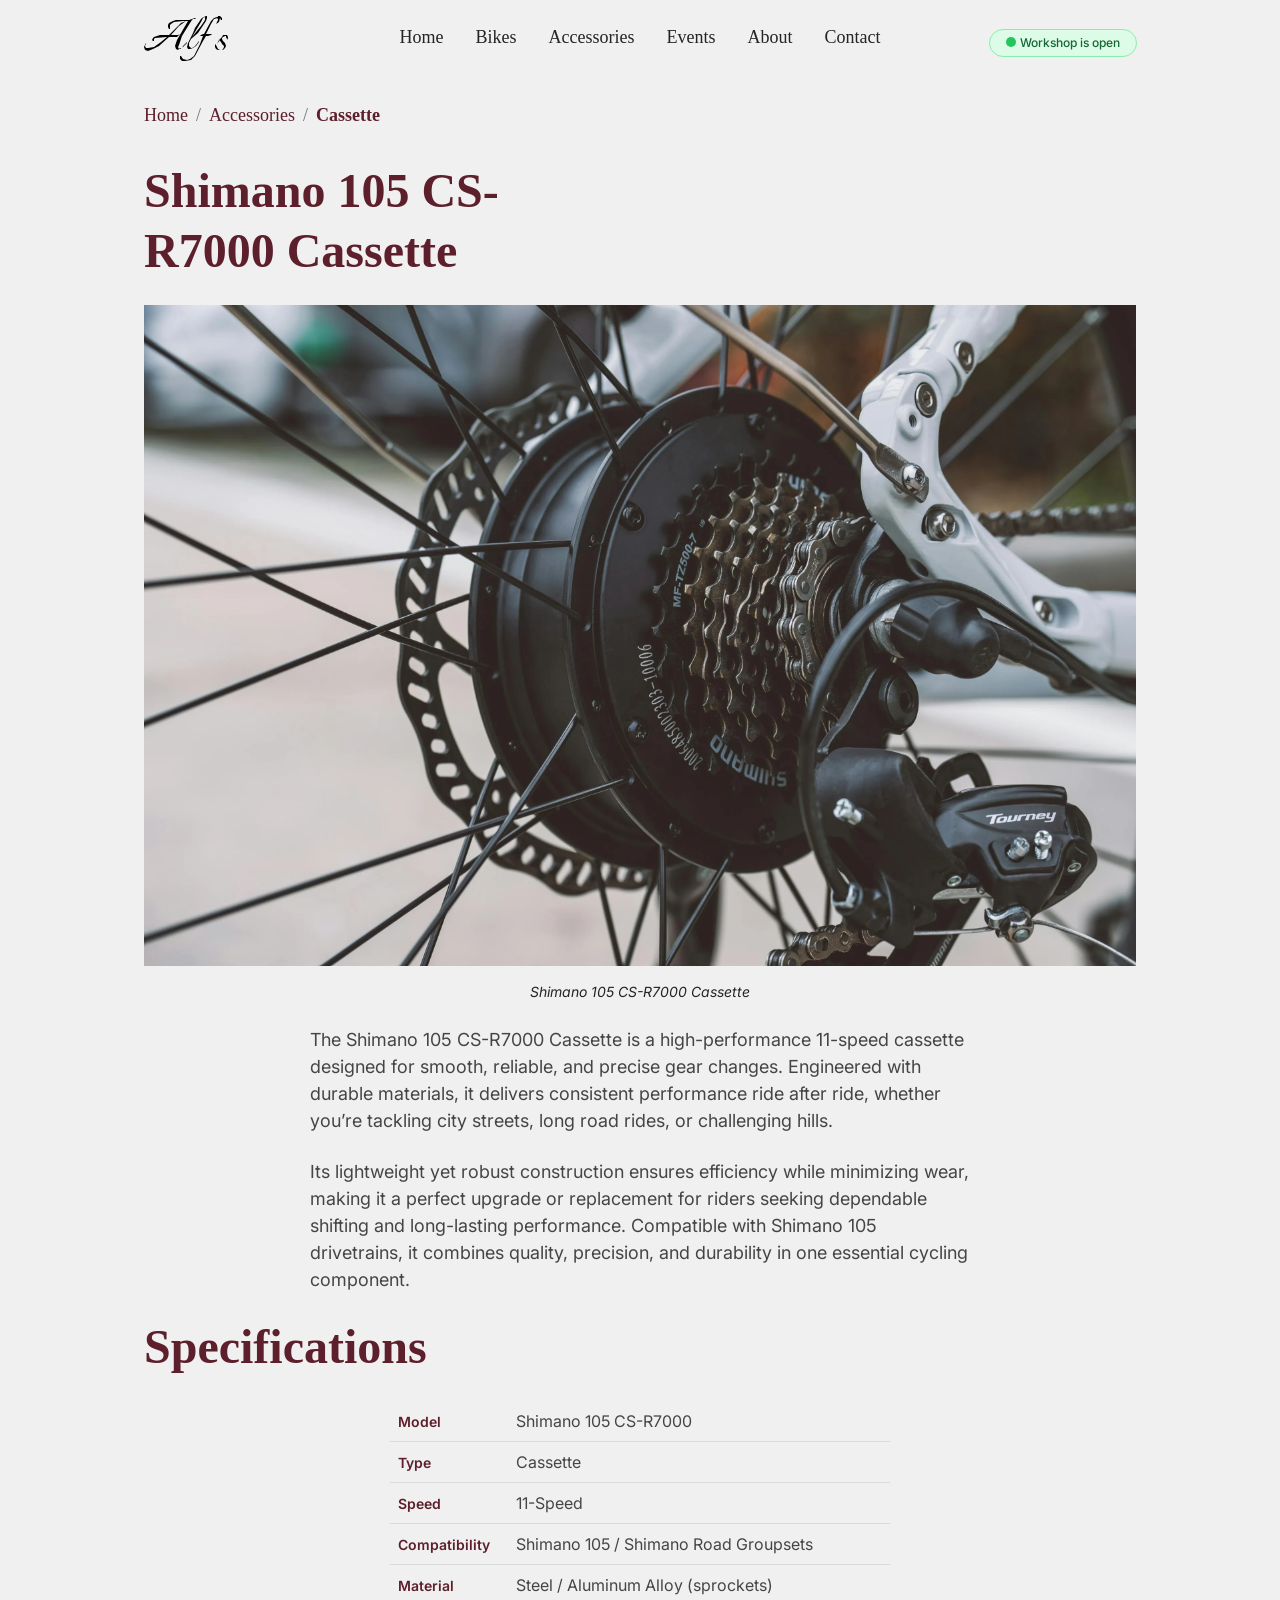
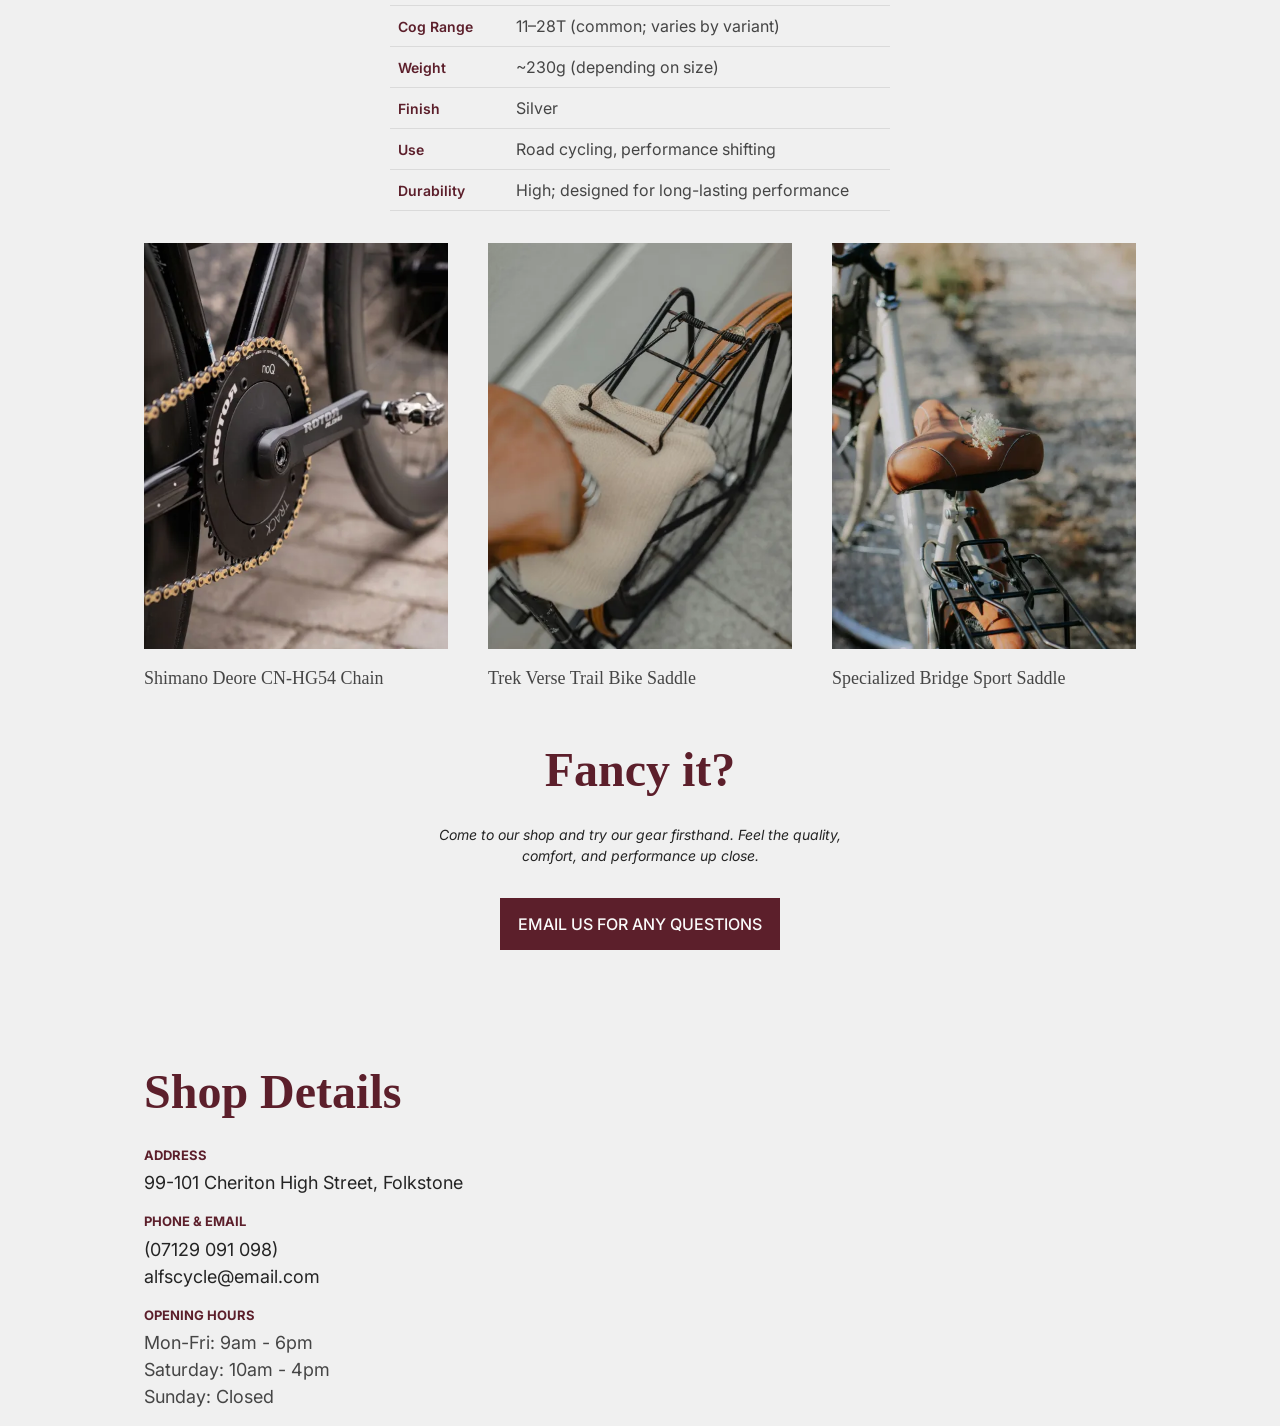
<file: alfs-cycle/inner-accessories.html>
<!DOCTYPE html>
<html lang="en">
  <head>
    <meta charset="UTF-8">
    <meta name="viewport" content="width=device-width, initial-scale=1.0">
    <title>Alf's Cycle - single accessories page</title>
    <link rel="stylesheet" href="styles.css">
    <link rel="preconnect" href="https://fonts.googleapis.com">
    <link rel="preconnect" href="https://fonts.gstatic.com" crossorigin>
    <link
      href="https://fonts.googleapis.com/css2?family=Inter:ital,opsz,wght@0,14..32,100..900;1,14..32,100..900&family=Libre+Baskerville:ital,wght@0,400..700;1,400..700&display=swap"
      rel="stylesheet"
   >
  </head>

  <body>
    <header>
      <nav aria-label="Main">
        <!-- Logo -->
        <a href="./index.html" aria-label="Alf's Cycle homepage">
          <svg
            xmlns="http://www.w3.org/2000/svg"
            width="85"
            height="46"
            fill="none"
            viewBox="0 0 85 46"
          >
            <path
              fill="#000"
              d="m4 35-3-1-1-3 1-2v-1l1-1-1 3 1 2h2l6-1 7-5 6-5-12 1-1 1v2H9l-1-1 1-2 1-1 6-2h9L37 7l5-2h-3l-9 1-3 2-1 1v4h-1l-1-2V9l1-2 4-2 3-1h13l6-2h1l-1 1h-2l-1 1-2 3-8 13-3 9-1 2 1 2 1-1h2l1-2 4-4v1l-4 4-3 2h-1l-1 1-2-1-1-3 1-3 1-3L44 5h-2l-7 5-8 9h7l2-1-1 1-1 1-1 1h-8l-10 9-6 3zm42-2h-2l-1-2 1-4 1-2 4-8 2-5 6-9 1-1 2-1 2-1h1v2l-1 3-2 3-6 9-7 6-2 4v3l1 1 1 1h1l2-1 2-2 3-4v1l-3 4-3 2zm2-12 9-11 4-6V1l-2 1-2 4zm-7 24h-3l-2-2v-3h1l2 3 4 1 3-1 4-3 6-12 3-8h-3l1-1 2-1h1l7-13 3-3 6-2 1 1 1 1v2h-1l-1-2h-2l-4 1-3 5-5 10h6l-1 1-3 1h-2l-3 5-8 15-4 4zM72 8zl2-4V3l-1-1V1h1l1-1 1 1v1l-1 4zm4 26h-2l-2-1-1-2v-2l1-1h1-1v1l1 2 1 2zh2l1-1 1-2v-1l-2-2-1-2-1-1v-1l-3 4 1-2 1-2 2-2 1-1 1-2h4l1 2v1l-1 2v-1l-1-2v-1h-1l-2 1-1 1v1l1 2 2 2 1 3-1 2-2 2z"
           />
          </svg>
        </a>

        <!-- Contact information -->
        <aside aria-label="Contact information">
          <output aria-live="polite">Workshop is open</output>
          <a href="tel:+447484000000" aria-label="Call Alf's Cycle workshop">
            <svg
              xmlns="http://www.w3.org/2000/svg"
              width="24"
              height="24"
              fill="none"
              viewBox="0 0 24 24"
            >
              <path
                fill="#000"
                d="m20 21-6-1A18 18 0 0 1 4 10L3 4l1-1h5v1l1 3v1H9l-2 3 1 2 5 4 2-2 1-1h1l3 1h1v5zM6 9l2-2-1-2H5zm9 9 4 1v-2l-2-1z"
             />
            </svg>
          </a>
        </aside>

        <!-- Navigation menu -->
        <input
          type="checkbox"
          id="menu-toggle"
          class="menu-btn"
          aria-label="Toggle navigation menu"
          aria-expanded="false"
       >
        <label for="menu-toggle" class="menu-icon">
          <span class="navicon" aria-hidden="true"></span>
        </label>

        <!-- Navigation menu list -->
        <ul id="main-menu" role="menu">
          <li role="none">
            <a href="./index.html" role="menuitem">Home</a>
          </li>
          <li role="none">
            <a href="./bikes.html" role="menuitem">Bikes</a>
          </li>
          <li role="none">
            <a href="./accessories.html" role="menuitem">Accessories</a>
          </li>

          <li role="none">
            <a href="./event.html" role="menuitem">Events</a>
          </li>
          <li role="none">
            <a href="./about.html" role="menuitem">About</a>
          </li>
          <li role="none">
            <a href="./contact.html" role="menuitem">Contact</a>
          </li>
        </ul>
      </nav>
    </header>

    <nav aria-label="Breadcrumb">
      <ol>
        <li><a href="./index.html">Home</a></li>
        <li><a href="./bikes.html">Accessories</a></li>
        <li aria-current="page">Cassette</li>
      </ol>
    </nav>

    <main class="content">
      <h2>Shimano 105 CS-R7000 Cassette</h2>
      <section class="p-0">
        <figure>
          <img
            width="992"
            height="661"
            src="./images/accessories/rim.webp"
            alt="Shimano 105 CS-R7000 Cassette"
         >
          <figcaption>
            <p>Shimano 105 CS-R7000 Cassette</p>
          </figcaption>
        </figure>
        <p>
          The Shimano 105 CS-R7000 Cassette is a high-performance 11-speed
          cassette designed for smooth, reliable, and precise gear changes.
          Engineered with durable materials, it delivers consistent performance
          ride after ride, whether you’re tackling city streets, long road
          rides, or challenging hills.
        </p>
        <p>
          Its lightweight yet robust construction ensures efficiency while
          minimizing wear, making it a perfect upgrade or replacement for riders
          seeking dependable shifting and long-lasting performance. Compatible
          with Shimano 105 drivetrains, it combines quality, precision, and
          durability in one essential cycling component.
        </p>

        <h2>Specifications</h2>

        <table>
          <tbody>
            <tr>
              <td>Model</td>
              <td>Shimano 105 CS-R7000</td>
            </tr>
            <tr>
              <td>Type</td>
              <td>Cassette</td>
            </tr>
            <tr>
              <td>Speed</td>
              <td>11-Speed</td>
            </tr>
            <tr>
              <td>Compatibility</td>
              <td>Shimano 105 / Shimano Road Groupsets</td>
            </tr>
            <tr>
              <td>Material</td>
              <td>Steel / Aluminum Alloy (sprockets)</td>
            </tr>
            <tr>
              <td>Cog Range</td>
              <td>11–28T (common; varies by variant)</td>
            </tr>
            <tr>
              <td>Weight</td>
              <td>~230g (depending on size)</td>
            </tr>
            <tr>
              <td>Finish</td>
              <td>Silver</td>
            </tr>
            <tr>
              <td>Use</td>
              <td>Road cycling, performance shifting</td>
            </tr>
            <tr>
              <td>Durability</td>
              <td>High; designed for long-lasting performance</td>
            </tr>
          </tbody>
        </table>

        <div class="articles-grid">
          <article>
            <figure>
              <img
                width="304"
                height="405"
                src="./images/accessories/shimano-105.webp"
                alt="1980s Workshop"
             >
            </figure>
            <h3>Shimano Deore CN-HG54 Chain</h3>
          </article>
          <article>
            <figure>
              <img
                width="304"
                height="405"
                src="./images/accessories/terk-verse.webp"
                alt="Community Events"
             >
            </figure>
            <h3>Trek Verse Trail Bike Saddle</h3>
          </article>
          <article>
            <figure>
              <img
                width="304"
                height="405"
                src="./images/accessories/specialized-bridge-sport.webp"
                alt="Alf's Legacy"
             >
            </figure>
            <h3>Specialized Bridge Sport Saddle</h3>
          </article>
        </div>
      </section>

      <section class="event-cta">
        <h2>Fancy it?</h2>
        <p>
          Come to our shop and try our gear firsthand. Feel the quality,
          comfort, and performance up close.
        </p>

        <div>
          <a href="mailto:alfscycle@email.com" class="primary-link"
            >Email Us For Any Questions</a
          >
        </div>
      </section>
    </main>
    <footer class="shop-details">
      <h2>Shop Details</h2>
      <div>
        <dl>
          <div>
            <dt>Address</dt>
            <dd>
              <a href="https://maps.app.goo.gl/eeEb5aoYVwoQsBQ5A"
                >99-101 Cheriton High Street, Folkstone</a
              >
            </dd>
          </div>
          <div>
            <dt>Phone & Email</dt>
            <dd><a href="tel:+447484000000">(07129 091 098)</a></dd>
            <dd>
              <a href="mailto:czon.herald75@gmail.com">alfscycle@email.com</a>
            </dd>
          </div>
          <div>
            <dt>Opening Hours</dt>
            <dd>Mon-Fri: 9am - 6pm</dd>
            <dd>Saturday: 10am - 4pm</dd>
            <dd>Sunday: Closed</dd>
          </div>
        </dl>
        <iframe
          src="https://www.google.com/maps/embed?pb=!1m18!1m12!1m3!1d2506.5072226649354!2d1.175423476468099!3d51.08064607171934!2m3!1f0!2f0!3f0!3m2!1i1024!2i768!4f13.1!3m3!1m2!1s0x47debed08b58212d%3A0xbd6fa5ba709e4d91!2sAlford%20Bros!5e0!3m2!1sen!2suk!4v1769078205176!5m2!1sen!2suk"
          allowfullscreen=""
          loading="lazy"
          referrerpolicy="no-referrer-when-downgrade"
        ></iframe>
      </div>
    </footer>
  </body>
</html>
</file>
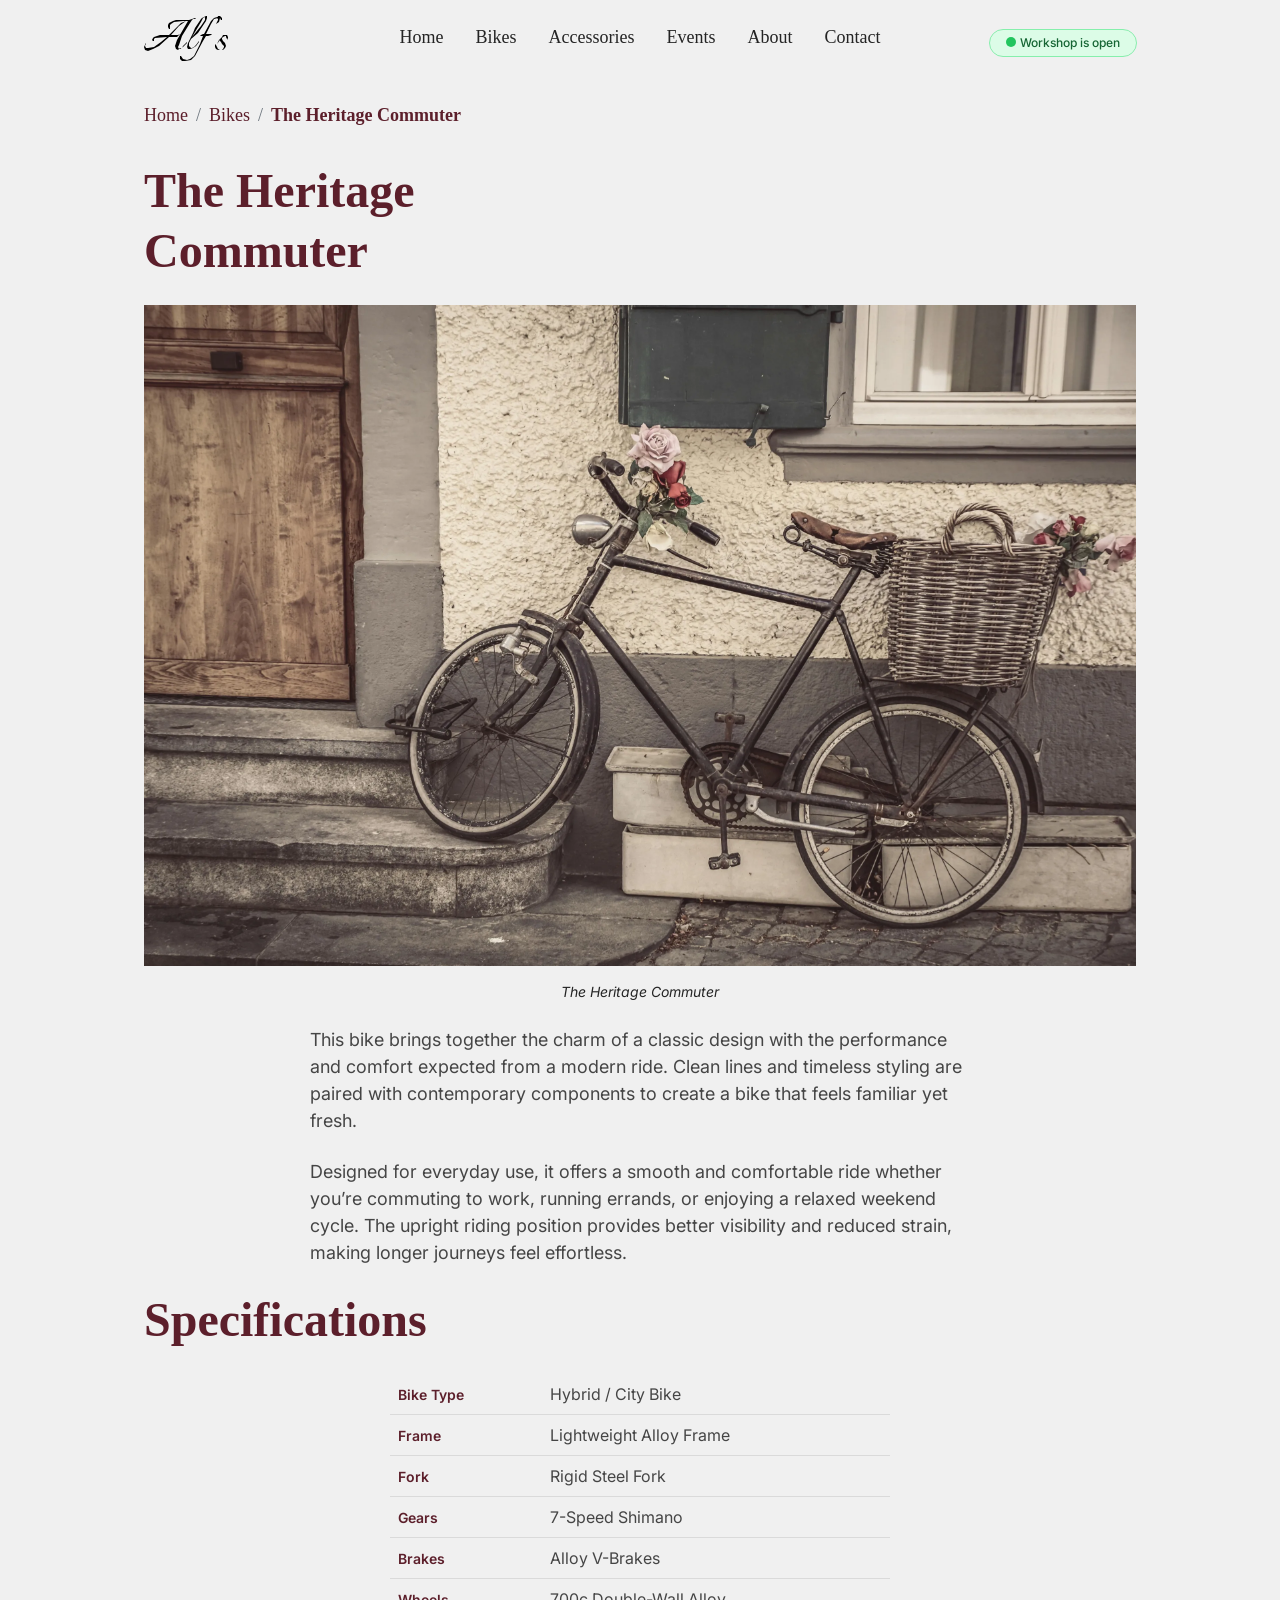
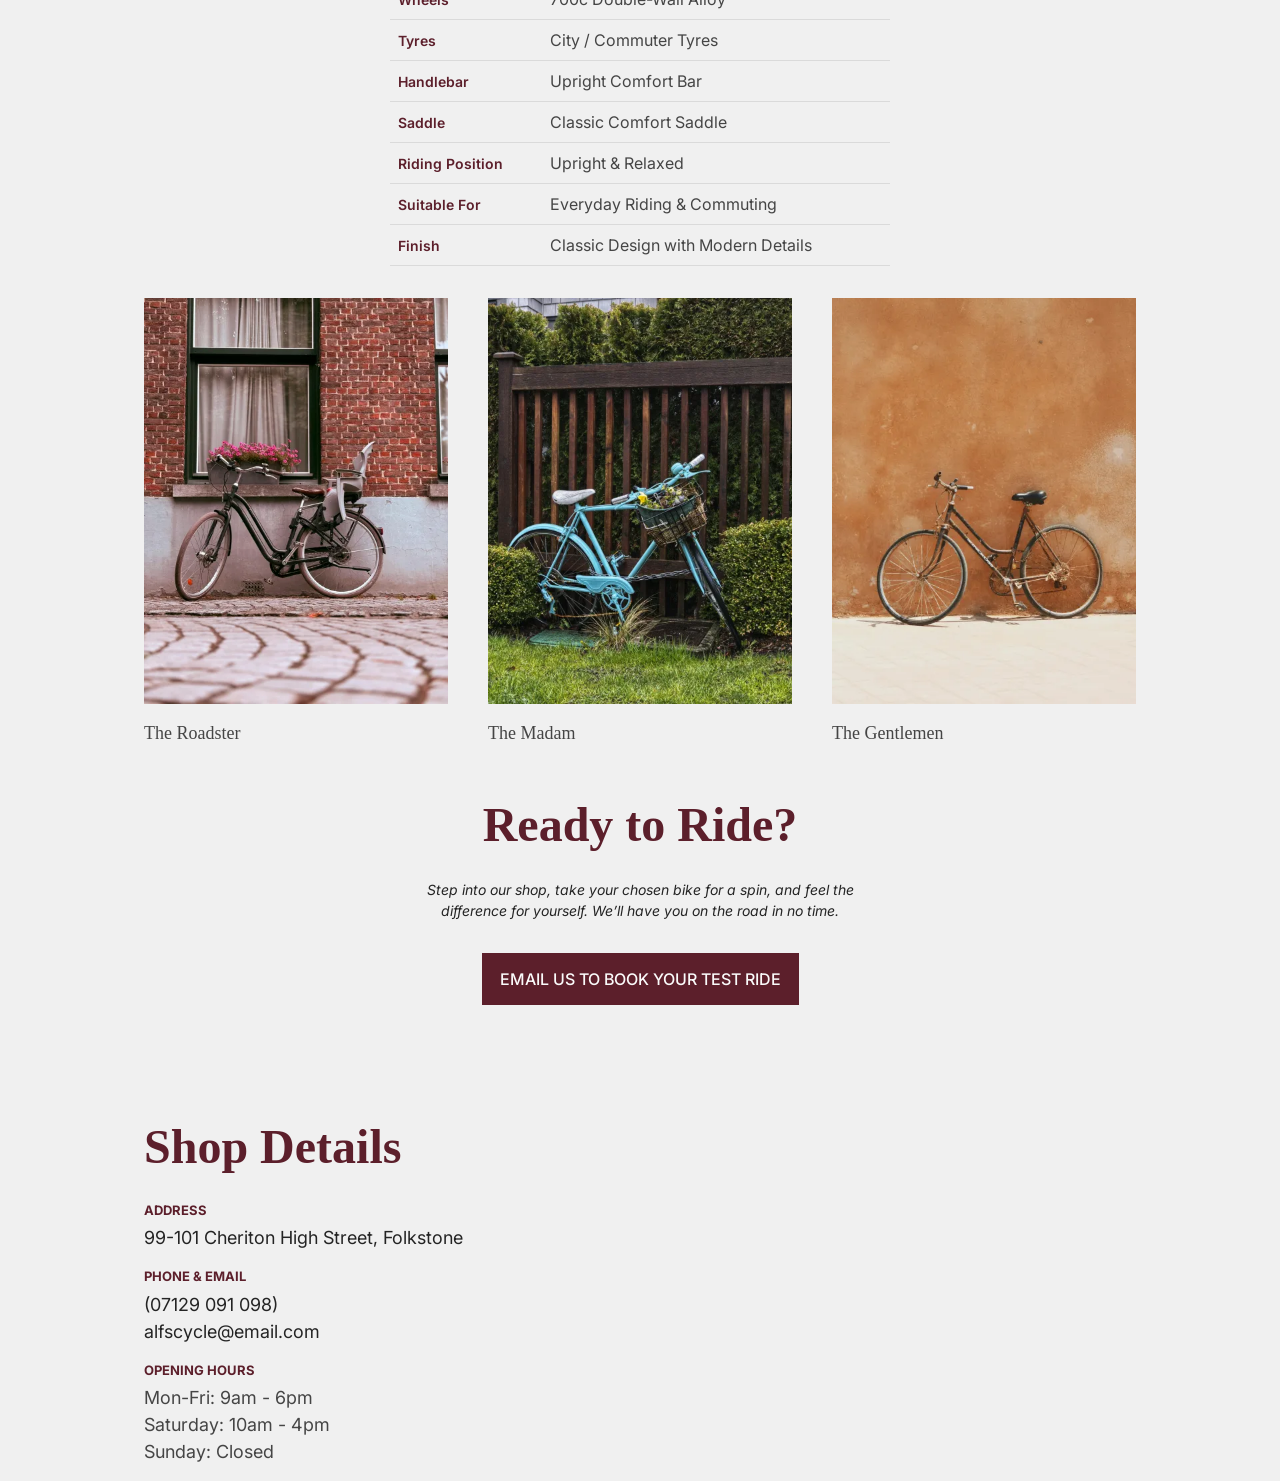
<file: alfs-cycle/inner-bike.html>
<!DOCTYPE html>
<html lang="en">
  <head>
    <meta charset="UTF-8">
    <meta name="viewport" content="width=device-width, initial-scale=1.0">
    <title>Alf's Cycle - single bike page</title>
    <link rel="stylesheet" href="styles.css">
    <link rel="preconnect" href="https://fonts.googleapis.com">
    <link rel="preconnect" href="https://fonts.gstatic.com" crossorigin>
    <link
      href="https://fonts.googleapis.com/css2?family=Inter:ital,opsz,wght@0,14..32,100..900;1,14..32,100..900&family=Libre+Baskerville:ital,wght@0,400..700;1,400..700&display=swap"
      rel="stylesheet">
  </head>

  <body>
    <header>
      <nav aria-label="Main">
        <!-- Logo -->
        <a href="./index.html" aria-label="Alf's Cycle homepage">
          <svg
            xmlns="http://www.w3.org/2000/svg"
            width="85"
            height="46"
            fill="none"
            viewBox="0 0 85 46"
          >
            <path
              fill="#000"
              d="m4 35-3-1-1-3 1-2v-1l1-1-1 3 1 2h2l6-1 7-5 6-5-12 1-1 1v2H9l-1-1 1-2 1-1 6-2h9L37 7l5-2h-3l-9 1-3 2-1 1v4h-1l-1-2V9l1-2 4-2 3-1h13l6-2h1l-1 1h-2l-1 1-2 3-8 13-3 9-1 2 1 2 1-1h2l1-2 4-4v1l-4 4-3 2h-1l-1 1-2-1-1-3 1-3 1-3L44 5h-2l-7 5-8 9h7l2-1-1 1-1 1-1 1h-8l-10 9-6 3zm42-2h-2l-1-2 1-4 1-2 4-8 2-5 6-9 1-1 2-1 2-1h1v2l-1 3-2 3-6 9-7 6-2 4v3l1 1 1 1h1l2-1 2-2 3-4v1l-3 4-3 2zm2-12 9-11 4-6V1l-2 1-2 4zm-7 24h-3l-2-2v-3h1l2 3 4 1 3-1 4-3 6-12 3-8h-3l1-1 2-1h1l7-13 3-3 6-2 1 1 1 1v2h-1l-1-2h-2l-4 1-3 5-5 10h6l-1 1-3 1h-2l-3 5-8 15-4 4zM72 8zl2-4V3l-1-1V1h1l1-1 1 1v1l-1 4zm4 26h-2l-2-1-1-2v-2l1-1h1-1v1l1 2 1 2zh2l1-1 1-2v-1l-2-2-1-2-1-1v-1l-3 4 1-2 1-2 2-2 1-1 1-2h4l1 2v1l-1 2v-1l-1-2v-1h-1l-2 1-1 1v1l1 2 2 2 1 3-1 2-2 2z"
            />
          </svg>
        </a>

        <!-- Contact information -->
        <aside aria-label="Contact information">
          <output aria-live="polite">Workshop is open</output>
          <a href="tel:+447484000000" aria-label="Call Alf's Cycle workshop">
            <svg
              xmlns="http://www.w3.org/2000/svg"
              width="24"
              height="24"
              fill="none"
              viewBox="0 0 24 24"
            >
              <path
                fill="#000"
                d="m20 21-6-1A18 18 0 0 1 4 10L3 4l1-1h5v1l1 3v1H9l-2 3 1 2 5 4 2-2 1-1h1l3 1h1v5zM6 9l2-2-1-2H5zm9 9 4 1v-2l-2-1z"
              />
            </svg>
          </a>
        </aside>

        <!-- Navigation menu -->
        <input
          type="checkbox"
          id="menu-toggle"
          class="menu-btn"
          aria-label="Toggle navigation menu"
          aria-expanded="false">
        <label for="menu-toggle" class="menu-icon">
          <span class="navicon" aria-hidden="true"></span>
        </label>

        <!-- Navigation menu list -->
        <ul id="main-menu" role="menu">
          <li role="none">
            <a href="./index.html" role="menuitem">Home</a>
          </li>
          <li role="none">
            <a href="./bikes.html" role="menuitem">Bikes</a>
          </li>
          <li role="none">
            <a href="./accessories.html" role="menuitem">Accessories</a>
          </li>

          <li role="none">
            <a href="./event.html" role="menuitem">Events</a>
          </li>
          <li role="none">
            <a href="./about.html" role="menuitem">About</a>
          </li>
          <li role="none">
            <a href="./contact.html" role="menuitem">Contact</a>
          </li>
        </ul>
      </nav>
    </header>

    <nav aria-label="Breadcrumb">
      <ol>
        <li><a href="./index.html">Home</a></li>
        <li><a href="./bikes.html">Bikes</a></li>
        <li aria-current="page">The Heritage Commuter</li>
      </ol>
    </nav>

    <main class="content">
      <h2>The Heritage Commuter</h2>
      <section class="p-0">
        <figure>
          <img
            width="992"
            height="661"
            src="./images/bikes/classic-collection/clc-landscape-the-heritage-commuter.webp"
            alt="The Heritage Commuter">
          <figcaption>
            <p>The Heritage Commuter</p>
          </figcaption>
        </figure>
        <p>
          This bike brings together the charm of a classic design with the
          performance and comfort expected from a modern ride. Clean lines and
          timeless styling are paired with contemporary components to create a
          bike that feels familiar yet fresh.
        </p>
        <p>
          Designed for everyday use, it offers a smooth and comfortable ride
          whether you’re commuting to work, running errands, or enjoying a
          relaxed weekend cycle. The upright riding position provides better
          visibility and reduced strain, making longer journeys feel effortless.
        </p>
        <h2>Specifications</h2>

        <table>
          <tbody>
            <tr>
              <td>Bike Type</td>
              <td>Hybrid / City Bike</td>
            </tr>
            <tr>
              <td>Frame</td>
              <td>Lightweight Alloy Frame</td>
            </tr>
            <tr>
              <td>Fork</td>
              <td>Rigid Steel Fork</td>
            </tr>
            <tr>
              <td>Gears</td>
              <td>7-Speed Shimano</td>
            </tr>
            <tr>
              <td>Brakes</td>
              <td>Alloy V-Brakes</td>
            </tr>
            <tr>
              <td>Wheels</td>
              <td>700c Double-Wall Alloy</td>
            </tr>
            <tr>
              <td>Tyres</td>
              <td>City / Commuter Tyres</td>
            </tr>
            <tr>
              <td>Handlebar</td>
              <td>Upright Comfort Bar</td>
            </tr>
            <tr>
              <td>Saddle</td>
              <td>Classic Comfort Saddle</td>
            </tr>
            <tr>
              <td>Riding Position</td>
              <td>Upright & Relaxed</td>
            </tr>
            <tr>
              <td>Suitable For</td>
              <td>Everyday Riding & Commuting</td>
            </tr>
            <tr>
              <td>Finish</td>
              <td>Classic Design with Modern Details</td>
            </tr>
          </tbody>
        </table>

        <div class="articles-grid">
          <article>
            <figure>
              <img
                width="304"
                height="405"
                src="./images/bikes/classic-collection/clc-the-roadseter.webp"
                alt="The Heritage Commuter">
            </figure>
            <h3>The Roadster</h3>
          </article>
          <article>
            <figure>
              <img
                width="304"
                height="405"
                src="./images/bikes/classic-collection/clc-the-madam.webp"
                alt="The Heritage Commuter">
            </figure>
            <h3>The Madam</h3>
          </article>
          <article>
            <figure>
              <img
                width="304"
                height="405"
                src="./images/bikes/classic-collection/clc-the-gentlemen.webp"
                alt="The Heritage Commuter">
            </figure>
            <h3>The Gentlemen</h3>
          </article>
        </div>
      </section>

      <section class="event-cta">
        <h2>Ready to Ride?</h2>
        <p>
          Step into our shop, take your chosen bike for a spin, and feel the
          difference for yourself. We’ll have you on the road in no time.
        </p>

        <div>
          <a href="mailto:alfscycle@email.com" class="primary-link"
            >Email Us to Book Your Test Ride</a
          >
        </div>
      </section>
    </main>
    <footer class="shop-details">
      <h2>Shop Details</h2>
      <div>
        <dl>
          <div>
            <dt>Address</dt>
            <dd>
              <a href="https://maps.app.goo.gl/eeEb5aoYVwoQsBQ5A"
                >99-101 Cheriton High Street, Folkstone</a
              >
            </dd>
          </div>
          <div>
            <dt>Phone & Email</dt>
            <dd><a href="tel:+447484000000">(07129 091 098)</a></dd>
            <dd>
              <a href="mailto:czon.herald75@gmail.com">alfscycle@email.com</a>
            </dd>
          </div>
          <div>
            <dt>Opening Hours</dt>
            <dd>Mon-Fri: 9am - 6pm</dd>
            <dd>Saturday: 10am - 4pm</dd>
            <dd>Sunday: Closed</dd>
          </div>
        </dl>
        <iframe
          src="https://www.google.com/maps/embed?pb=!1m18!1m12!1m3!1d2506.5072226649354!2d1.175423476468099!3d51.08064607171934!2m3!1f0!2f0!3f0!3m2!1i1024!2i768!4f13.1!3m3!1m2!1s0x47debed08b58212d%3A0xbd6fa5ba709e4d91!2sAlford%20Bros!5e0!3m2!1sen!2suk!4v1769078205176!5m2!1sen!2suk"
          allowfullscreen=""
          loading="lazy"
          referrerpolicy="no-referrer-when-downgrade"
        ></iframe>
      </div>
    </footer>
  </body>
</html>
</file>
<file: styles.css>
/* ==========================================================================
   BEM + Responsive – Coursework Page
   Mobile-first breakpoints: 480px, 768px, 1024px
   ========================================================================== */

:root {
  --color-bg: #faf9f5;
  --color-text: #222;
  --color-accent: #a20b0b;
  --color-heading: #333;
  --color-muted: #666;
  --max-width: 800px;
  --spacing-base: 1rem;
  --spacing-small: 0.5rem;
  --spacing-medium: 1.5rem;
  --spacing-large: 2rem;
  --spacing-xl: 4rem;
  --border-radius: 2px;
  --border-accent: 3px solid var(--color-accent);

  --font-size-base: 1rem;
  --font-size-small: 0.875rem;
  --font-size-medium: 1.25rem;
  --font-size-large: 1.5rem;
  --font-size-h2-min: 1.25rem;
  --font-size-h2-max: 2rem;
  --font-size-h1-min: 2rem;
  --font-size-h1-max: 4.25rem;

  color-scheme: light;
}

/* Breakpoints (use with min-width) */
/* 480px, 768px, 1024px */

/* --------------------------------------------------------------------------
   Base / Page
   -------------------------------------------------------------------------- */

html {
  box-sizing: border-box;
}

*,
*::before,
*::after {
  box-sizing: inherit;
}

.page {
  margin: 0;
  background: var(--color-bg);
  color: var(--color-text);
  font-family: "Lora", serif;
  font-size: var(--font-size-base);
  line-height: 1.6;
}

/* --------------------------------------------------------------------------
   Block: link (utility)
   -------------------------------------------------------------------------- */

.link {
  color: var(--color-text);
  text-decoration: none;
  transition: color 0.2s ease;
  font-size: var(--font-size-base);
  font-style: italic;
}

.link:hover,
.link:focus {
  color: var(--color-accent);
}

.link--accent {
  color: var(--color-accent);
}

/* --------------------------------------------------------------------------
   Block: site-header
   -------------------------------------------------------------------------- */

.site-header {
  max-width: var(--max-width);
  margin: 0 auto;
  padding: var(--spacing-large) var(--spacing-medium) var(--spacing-large);
  display: flex;
  flex-direction: column;
  gap: var(--spacing-medium);
  align-items: center;
  text-align: center;
}

.site-header__figure {
  margin: 0;
  order: -1;
}

.site-header__image {
  max-width: 100%;
  height: auto;
  display: block;
  border-radius: var(--border-radius);
  width: 200px;
  height: auto;
  aspect-ratio: 246 / 380;
  object-fit: cover;
  object-position: center;
}

.site-header__content {
  max-width: 100%;
}

.site-header__title {
  font-family: "Oswald", system-ui, sans-serif;
  margin: 0;
  font-size: clamp(
    var(--font-size-h1-min),
    4vw + 1rem,
    var(--font-size-h1-max)
  );
  font-weight: 700;
  letter-spacing: 0.02em;
  line-height: 0.95;
  color: var(--color-accent);
  text-transform: uppercase;
}

.site-header__title-line {
  display: block;
}

.site-header__intro {
  margin-top: var(--spacing-base);
  font-style: italic;
  font-size: var(--font-size-base);
  max-width: 42ch;
  margin-left: auto;
  margin-right: auto;
}

.site-header__journal {
  margin-top: var(--spacing-base);
  margin-bottom: 0;
}

@media (min-width: 480px) {
  .site-header {
    padding: var(--spacing-xl) var(--spacing-medium) var(--spacing-large);
  }

  .site-header__image {
    width: 220px;
  }
}

@media (min-width: 768px) {
  .site-header {
    flex-direction: row;
    align-items: flex-end;
    text-align: left;
    gap: var(--spacing-large);
    padding: var(--spacing-xl) 1.25rem var(--spacing-large);
  }

  .site-header__figure {
    margin: 0 0 6rem;
    order: 0;
  }

  .site-header__image {
    width: 246px;
    height: 380px;
    aspect-ratio: auto;
  }

  .site-header__intro {
    margin-left: 0;
    margin-right: 0;
  }
}

/* --------------------------------------------------------------------------
   Block: page-main
   -------------------------------------------------------------------------- */

.page-main {
  max-width: var(--max-width);
  margin: var(--spacing-base) auto var(--spacing-xl);
  padding: 0 var(--spacing-medium);
  display: flex;
  flex-direction: column;
  gap: var(--spacing-medium);
}

.page-main__sidebar {
  flex: 0 0 auto;
  padding-top: var(--spacing-small);
  border-bottom: var(--border-accent);
  padding-bottom: var(--spacing-small);
}

.page-main__sidebar-label {
  color: var(--color-accent);
  font-weight: 700;
  font-family: "Oswald", system-ui, sans-serif;
  font-size: var(--font-size-medium);
  margin: 0;
}

@media (min-width: 768px) {
  .page-main {
    flex-direction: row;
    gap: var(--spacing-xl);
    align-items: flex-start;
    padding: 0 1.25rem;
  }

  .page-main__sidebar {
    flex: 0 0 180px;
    border-bottom: none;
    padding-top: var(--spacing-medium);
    padding-bottom: 0;
  }
}

@media (min-width: 1024px) {
  .page-main__sidebar {
    flex: 0 0 220px;
  }
}

/* --------------------------------------------------------------------------
   Block: coursework
   -------------------------------------------------------------------------- */

.coursework {
  flex: 1 1 auto;
  min-width: 0;
  padding-block: 0.75rem var(--spacing-medium);
}

.coursework__details {
  padding-block: 0.25rem var(--spacing-small);
}

.coursework__summary {
  list-style: none;
  cursor: pointer;
  display: block;
  padding: 0;
  margin: 0;
}

.coursework__summary::-webkit-details-marker {
  display: none;
}

.coursework__heading {
  font-family: "Oswald", system-ui, sans-serif;
  font-size: clamp(
    var(--font-size-h2-min),
    1.1rem + 1vw,
    var(--font-size-h2-max)
  );
  font-weight: 600;
  color: var(--color-heading);
  border-bottom: var(--border-accent);
  padding-bottom: 0.35rem;
  margin: 0 0 var(--spacing-base);
  display: flex;
  flex-wrap: wrap;
  align-items: center;
  gap: 0.5rem;
}

.coursework__latest-badge {
  display: inline-flex;
  align-items: center;
  padding: 0.15rem 0.5rem;
  font-size: 0.625rem;
  font-weight: 700;
  text-transform: uppercase;
  letter-spacing: 0.06em;
  color: var(--color-bg);
  background: var(--color-accent);
  border-radius: var(--border-radius);
  font-style: normal;
}

.coursework__list {
  list-style: none;
  padding: 0;
  margin: 0;
}

.coursework__item {
  margin: var(--spacing-small) 0;
  display: flex;
  flex-wrap: wrap;
  align-items: baseline;
  gap: 0.35rem 0.75rem;
}

.coursework__date {
  font-size: 0.8125rem;
  color: #999;
  font-weight: 400;
  font-style: normal;
}

.coursework__date::before {
  content: "·";
  margin-right: 0.35rem;
  color: #999;
}

.coursework__badge {
  font-size: 0.6875rem;
  font-weight: 600;
  text-transform: uppercase;
  letter-spacing: 0.04em;
  color: var(--color-accent);
  font-style: normal;
}

.coursework__link--latest {
  color: var(--color-accent);
}

.coursework__link--latest:hover,
.coursework__link--latest:focus {
  color: #7a0808;
}

@media (min-width: 768px) {
  .coursework {
    flex: 1 1 calc(100% - 180px - var(--spacing-xl));
    min-width: 0;
  }
}

@media (min-width: 1024px) {
  .coursework {
    flex: 1 1 calc(100% - 220px - var(--spacing-xl));
    min-width: calc(100% - 220px - var(--spacing-xl));
  }
}

/* --------------------------------------------------------------------------
   Block: site-footer
   -------------------------------------------------------------------------- */

.site-footer {
  max-width: var(--max-width);
  margin: var(--spacing-base) auto var(--spacing-xl);
  padding: 0 var(--spacing-medium);
  display: flex;
  flex-direction: column;
  gap: var(--spacing-base);
  align-items: center;
  text-align: center;
}

.site-footer__text {
  font-size: var(--font-size-small);
  font-style: italic;
  margin: 0;
}

.site-footer__contact {
  display: flex;
  flex-direction: column;
  align-items: center;
  gap: var(--spacing-small);
  margin: 0;
}

.site-footer__contact svg {
  display: block;
  width: 48px;
  height: 40px;
}

.site-footer__contact #swan-icon {
  transform-origin: center;
  transform-box: fill-box;
  transition: transform 0.35s ease;
}

.site-footer__contact #wands {
  --wand-duration: 0.35s;
  --wand-ease: ease;
  --wand-color: var(--color-accent);
}

.site-footer__contact #wands rect {
  fill: var(--wand-color);
  opacity: 0;
  transition: opacity var(--wand-duration) var(--wand-ease);
}

.site-footer__contact #wand-1 {
  transition-delay: 0.3s;
}

.site-footer__contact #wand-2 {
  transition-delay: 0.2s;
}

.site-footer__contact #wand-3 {
  transition-delay: 0.1s;
}

.site-footer__contact:hover #swan-icon,
.site-footer__contact:focus-within #swan-icon {
  transform: rotate(4deg);
}

.site-footer__contact:hover #wands rect,
.site-footer__contact:focus-within #wands rect {
  opacity: 1;
}

.site-footer__contact:hover #wand-1,
.site-footer__contact:focus-within #wand-1 {
  transition-delay: 0s;
}

.site-footer__contact:hover #wand-2,
.site-footer__contact:focus-within #wand-2 {
  transition-delay: 0.1s;
}

.site-footer__contact:hover #wand-3,
.site-footer__contact:focus-within #wand-3 {
  transition-delay: 0.2s;
}

.site-footer__contact-link {
  font-family: "Oswald", system-ui, sans-serif;
  font-style: normal;
  font-size: var(--font-size-small);
}

@media (min-width: 480px) {
  .site-footer__contact {
    flex-direction: row;
    justify-content: center;
  }

  .site-footer__contact svg {
    width: 56px;
    height: 47px;
  }
}

@media (min-width: 768px) {
  .site-footer {
    flex-direction: row;
    justify-content: space-between;
    align-items: center;
    text-align: right;
    padding: 0 1.25rem;
  }

  .site-footer__text {
    text-align: left;
  }

  .site-footer__contact {
    flex-direction: row;
    justify-content: flex-end;
  }

  .site-footer__contact svg {
    width: 64px;
    height: 64px;
  }
}
</file>
<file: alfs-cycle/styles.css>
/* ============================================
   CSS RESET
   http://meyerweb.com/eric/tools/css/reset/ 
   v2.0 | 20110126
   License: none (public domain)
   ============================================ */

html,
body,
div,
span,
applet,
object,
iframe,
h1,
h2,
h3,
h4,
h5,
h6,
p,
blockquote,
pre,
a,
abbr,
acronym,
address,
big,
cite,
code,
del,
dfn,
em,
img,
ins,
kbd,
q,
s,
samp,
small,
strike,
strong,
sub,
sup,
tt,
var,
b,
u,
i,
center,
dl,
dt,
dd,
ol,
ul,
li,
fieldset,
form,
label,
legend,
table,
caption,
tbody,
tfoot,
thead,
tr,
th,
td,
article,
aside,
canvas,
details,
embed,
figure,
figcaption,
footer,
header,
hgroup,
menu,
nav,
output,
ruby,
section,
summary,
time,
mark,
audio,
video {
  margin: 0;
  padding: 0;
  border: 0;
  font-size: 100%;
  font: inherit;
  vertical-align: baseline;
}

/* HTML5 display-role reset for older browsers */
article,
aside,
details,
figcaption,
figure,
footer,
header,
hgroup,
menu,
nav,
section {
  display: block;
}

body {
  line-height: 1.5;
}

ol,
ul {
  list-style: none;
}

blockquote,
q {
  quotes: none;
}

blockquote:before,
blockquote:after,
q:before,
q:after {
  content: "";
  content: none;
}

table {
  border-collapse: collapse;
  border-spacing: 0;
}

/* ============================================
   CSS VARIABLES
   ============================================ */

:root {
  /* Colors */
  --color-primary: #5c1f2b;
  --color-text-primary: #1a1a1acc;
  --color-text-secondary: #242424;
  --color-text-dark: #1a1a1a;
  --color-text-light: #fafafa;
  --color-bg-primary: #f0f0f0;
  --color-bg-event: #8a0303;
  --color-status-bg: #dcfce7;
  --color-status-outline: #86efac;
  --color-status-text: #166534;
  --color-status-dot: #22c55e;
  --color-overlay-light: rgba(26, 26, 26, 0.05);
  --color-overlay-medium: rgba(26, 26, 26, 0.1);
  --color-shadow: rgba(26, 26, 26, 0.1);
  --color-separator: #6c757d;

  /* Font Sizes - Mobile (default) */
  --font-size-base: 1rem;
  --font-size-h1: 2rem;
  --font-size-h2: 2rem;
  --font-size-status-mobile: 0.75rem;
  --font-size-status-desktop: 0.75rem;

  /* Button variables */
  --button-padding: 0.75rem 1rem;
  --button-transition: all 0.2s ease;
  --color-primary-hover: #4a1923;
  --color-primary-active: #3d141c;
}

/* ============================================
   BASE STYLES
   ============================================ */

*,
*::before,
*::after {
  box-sizing: border-box;
}

body {
  font-family: "Inter", -apple-system, BlinkMacSystemFont, "Segoe UI", Arial,
    sans-serif;
  font-weight: 400;
  font-style: normal;
  font-size: var(--font-size-base);
  text-rendering: optimizeLegibility;
  -webkit-font-smoothing: antialiased;
  -moz-osx-font-smoothing: grayscale;
  color: var(--color-text-primary);
  background-color: var(--color-bg-primary);
}

/* ============================================
   TYPOGRAPHY
   ============================================ */

h1,
h2,
h3,
h4,
h5,
h6,
nav {
  font-family: "Libre+Baskerville", "Times New Roman", Times, serif;
  text-wrap: balance;
}

h1 {
  font-size: var(--font-size-h1);
  font-weight: 700;
  margin-bottom: 1.5rem;
  line-height: 1.25;
}

h2 {
  font-size: var(--font-size-h2);
  font-weight: 700;
  margin-bottom: 1.5rem;
  line-height: 1.25;
  width: 18ch;
  color: var(--color-primary);
}

a {
  text-decoration: none;
  color: var(--color-text-secondary);
}

a:hover {
  text-decoration: underline;
}

p + p {
  margin-top: 1.5rem;
}

img {
  max-width: 100%;
  height: auto;
}

/* ============================================
   LAYOUT
   ============================================ */

header,
main,
footer {
  max-width: 64rem;
  margin: 0 auto;
  padding: 1rem;
}

header {
  display: flex;
  flex-direction: column;
  gap: 1rem;
}

section {
  padding: 3rem 0;
}

/* ============================================
   BUTTONS / LINKS
   ============================================ */

/* Primary Links (Button Style) */
.primary-link {
  display: inline-block;
  padding: 0.5rem 0.5rem;
  font-size: 0.875rem;
  font-weight: 500;
  font-family: inherit;
  border: 2px solid var(--color-primary);
  background-color: var(--color-primary);
  color: var(--color-text-light);
  text-decoration: none;
  cursor: pointer;
  transition: var(--button-transition);
  text-transform: uppercase;
  text-align: center;
}

.primary-link:hover {
  background-color: var(--color-primary-hover);
  border-color: var(--color-primary-hover);
  text-decoration: none;
}

.primary-link:active {
  background-color: var(--color-primary-active);
  border-color: var(--color-primary-active);
}

.primary-link:focus {
  outline: 2px solid var(--color-primary);
  outline-offset: 2px;
}

/* Ghost Links (Button Style) */
.ghost-link {
  display: inline-block;
  font-size: 0.875rem;
  font-weight: 400;
  font-family: inherit;
  background-color: transparent;
  color: var(--color-primary);
  text-decoration: underline;
  cursor: pointer;
  text-transform: uppercase;
  text-align: left;
}

.ghost-link:hover {
  color: var(--color-text-dark);
}

.ghost-link:active {
  color: var(--color-primary-active);
}

.ghost-link:focus {
  outline-offset: 2px;
}

/* ============================================
   NAVIGATION
   ============================================ */

nav {
  position: relative;
  display: flex;
  flex-wrap: nowrap;
  align-items: center;
  gap: 0.75rem;
}

nav > a:first-of-type {
  order: 1;
  flex-shrink: 0;
}

nav > aside {
  order: 2;
  flex: 1;
  display: flex;
  align-items: center;
  gap: 0.75rem;
  justify-content: flex-end;
}

nav > label {
  order: 3;
  display: block;
  flex-shrink: 0;
  cursor: pointer;
  padding: 0.5rem;
  border: none;
  background: none;
  border-radius: 0.25rem;
  transition: background-color 0.2s ease;
}

nav > label:hover {
  background-color: var(--color-overlay-light);
}

nav > label svg {
  display: block;
}

/* Hamburger icon */
.navicon {
  display: block;
  width: 24px;
  height: 2px;
  background-color: var(--color-text-dark);
  position: relative;
  transition: background-color 0.2s ease;
}

.navicon::before,
.navicon::after {
  content: "";
  display: block;
  width: 24px;
  height: 2px;
  background-color: var(--color-text-dark);
  position: absolute;
  transition: all 0.2s ease;
}

.navicon::before {
  top: -8px;
}

.navicon::after {
  top: 8px;
}

/* Animate hamburger icon when menu is open */
input[type="checkbox"]:checked ~ label .navicon {
  background-color: transparent;
}

input[type="checkbox"]:checked ~ label .navicon::before {
  transform: rotate(45deg);
  top: 0;
}

input[type="checkbox"]:checked ~ label .navicon::after {
  transform: rotate(-45deg);
  top: 0;
}

nav aside output {
  font-family: "Inter", Arial, sans-serif;
  background: var(--color-status-bg);
  padding: 0.2rem 0.5rem;
  border-radius: 100px;
  outline: 1px solid var(--color-status-outline);
  font-size: var(--font-size-status-mobile);
  color: var(--color-status-text);
  font-weight: 500;
}

nav aside output::before {
  content: "";
  display: inline-block;
  margin-right: 4px;
  width: 10px;
  height: 10px;
  background: var(--color-status-dot);
  border-radius: 50%;
}

input[type="checkbox"] {
  display: none;
}

nav ul {
  position: absolute;
  top: 100%;
  left: 0;
  right: 0;
  background-color: var(--color-bg-primary);
  padding: 1rem;
  flex-direction: column;
  gap: 0;
  border-radius: 0 0 0.5rem 0.5rem;
  box-shadow: 0 4px 6px var(--color-shadow);
  opacity: 0;
  visibility: hidden;
  transform: translateY(-10px);
  transition: all 0.3s ease;
  z-index: 1000;
  justify-content: center;
}

nav ul li {
  width: 100%;
  position: relative;
  font-weight: 700;
}

nav ul a {
  display: block;
  color: var(--color-text-secondary);
  text-decoration: none;
  font-weight: 500;
  padding: 1rem 0;
  border-bottom: 1px solid var(--color-overlay-medium);
  transition: color 0.2s ease;
}

nav ul a:last-child {
  border-bottom: none;
}

nav ul a:hover {
  color: var(--color-text-dark);
}

input[type="checkbox"]:checked ~ ul {
  opacity: 1;
  visibility: visible;
  transform: translateY(0);
}

input[type="checkbox"]:checked ~ label {
  background-color: var(--color-overlay-medium);
}

/* ============================================
   BREADCRUMB NAVIGATION
   ============================================ */

nav[aria-label="Breadcrumb"] {
  max-width: 64rem;
  margin: 0 auto;
  padding: 1rem;
}

nav[aria-label="Breadcrumb"] ol {
  list-style: none;
  margin: 0;
  padding: 0;
  display: flex;
  align-items: center;
  gap: 0.5rem;
}

nav[aria-label="Breadcrumb"] li {
  display: flex;
  align-items: center;
}

nav[aria-label="Breadcrumb"] li:not(:last-child)::after {
  content: "/";
  margin-left: 0.5rem;
  color: var(--color-separator);
  font-weight: 400;
}

nav[aria-label="Breadcrumb"] a {
  color: var(--color-primary);
  text-decoration: none;
  font-weight: 500;
}

nav[aria-label="Breadcrumb"] a:hover {
  color: var(--color-primary-hover);
  text-decoration: underline;
}

nav[aria-label="Breadcrumb"] li[aria-current="page"] {
  color: var(--color-primary);
  font-weight: 600;
}

/* ============================================
   HERO SECTION
   ============================================ */

.hero {
  position: relative;
}

.hero h1 {
  text-align: center;
  font-weight: 600;
  font-size: 3rem;
}

.hero h1 span {
  color: var(--color-primary);
  font-style: italic;
  font-weight: 700;
}

.hero #cycle-illustration {
  position: absolute;
  bottom: 75%;
  left: 50%;
  transform: translateX(-50%);
  opacity: 0.4;
  width: 370px;
  height: 218px;
  max-width: 100%;
}

.hero figure {
  display: flex;
  gap: 1rem;
  justify-content: center;
  align-items: flex-start;
  margin-top: 2rem;
  margin-bottom: 2rem;
  overflow: hidden;
  width: 100%;
  position: relative;
}

.hero figure img {
  width: auto;
  max-width: 100%;
  height: auto;
  object-fit: cover;
  display: block;
}

.hero figure img:first-of-type {
  max-width: 168px;
  aspect-ratio: 4 / 3;
}

.hero figure img:last-of-type {
  max-width: 160px;
  aspect-ratio: 9 / 16;
}

.hero [id="service-40-years"] {
  position: absolute;
  bottom: 0%;
}

.hero a {
  margin-top: 1.5rem;
}

/* ============================================
   EVENT SECTION
   ============================================ */

.event {
  position: relative;
}

.event h2 {
  background: var(--color-bg-event);
  color: var(--color-text-light);
  padding: 2rem 1.5rem 0rem;
  margin-bottom: 0;
}

.event figure {
  display: flex;
  flex-direction: column;
  gap: 2rem;
}

.event img {
  object-fit: cover;
  aspect-ratio: 16 / 9;
  max-width: 100%;
  height: auto;
}

.event p {
  font-family: "Libre+Baskerville", "Times New Roman", Times, serif;
  font-size: var(--font-size-h1);
  font-weight: 700;
  line-height: 1.25;
}

.event svg {
  display: none;
  position: absolute;
  bottom: 10%;
  left: 60%;
  transform: translateX(-50%);
}

.event a {
  margin-top: 1.5rem;
}
/* ============================================
   EVENT CTA SECTION
   ============================================ */

.event-cta {
  text-align: center;
}

.event-cta h2 {
  margin: 0 auto 1.5rem;
}

.event-cta > div {
  display: flex;
  gap: 1rem;
  justify-content: center;
  flex-wrap: wrap;
  margin: 2rem 0;
}

.event-cta > p:last-of-type {
  font-size: 0.875rem;
  color: var(--color-text-secondary);
  font-style: italic;
  margin-top: 1.5rem;
  max-width: 50ch;
  margin-left: auto;
  margin-right: auto;
}

/* ============================================
   ARTICLES GRID
   ============================================ */

.section-header {
  display: flex;
  justify-content: space-between;
  align-items: flex-end;
  margin-bottom: 2rem;
}

.section-header h2 {
  margin-bottom: 0;
}

.section-header a {
  font-weight: 600;
  font-size: 1rem;
  text-decoration: underline;
  font-style: italic;
}
.articles-grid {
  display: grid;
  grid-template-columns: 1fr;
  gap: 2rem;
  margin-top: 2rem;
}

section article {
  display: flex;
  flex-direction: column;
  overflow: hidden;
}

section article figure {
  margin: 0;
  padding: 0;
  width: 100%;
  overflow: hidden;
  margin-bottom: 1rem;
}

section article img {
  width: 100%;
  aspect-ratio: 3 / 4;
  object-fit: cover;
  display: block;
}

section article figcaption {
  display: flex;
  flex-direction: column;
  gap: 0.75rem;
  margin-top: 1rem;
}

section article figcaption h3 {
  font-size: 1.5rem;
  font-weight: 700;
  margin: 0;
  color: var(--color-text-dark);
  line-height: 1.3;
}

section article figcaption p {
  margin: 0;
  color: var(--color-text-primary);
  line-height: 1.6;
}

section article figcaption span {
  font-size: 0.75rem;
  font-weight: 600;
  color: var(--color-text-secondary);
  letter-spacing: 0.05em;
  text-transform: uppercase;
  font-family: "Inter", Arial, sans-serif;
  line-height: 1.4;
  display: block;
}

/* ============================================
   CONTENT SECTION
   ============================================ */

.content p {
  max-width: 60ch;
  margin: 0 auto 1.5rem;
}

.content figure figcaption {
  font-style: italic;
  font-size: 0.875rem;
  color: var(--color-text-secondary);
  margin: 0.5rem auto;
  text-align: center;
}

/* ============================================
   SHOP DETAILS
   ============================================ */

.shop-details dt {
  text-transform: uppercase;
  font-weight: 700;
  font-size: small;
  margin-bottom: 0.25rem;
  color: var(--color-primary);
}

.shop-details div:not(:last-of-type) {
  margin-bottom: 1rem;
}

.shop-details iframe {
  max-width: 100%;
  height: 350px;
  aspect-ratio: 450 / 350;
  border: 0;
}

/* ============================================
   TABLES
   ============================================ */

table {
  margin: 1rem auto;
  width: 100%;
  max-width: 500px;
}

th,
td {
  padding: 0.5rem;
  text-align: left;
  border-bottom: 1px solid var(--color-overlay-medium);
}

th {
  font-weight: 600;
  color: var(--color-text-dark);
  background-color: var(--color-bg-primary);
}

td {
  color: var(--color-text-primary);
  font-size: 1rem;
}

tbody td:first-child {
  color: var(--color-primary);
  font-size: 0.875rem;
  font-weight: 600;
  white-space: nowrap;
}

/* ============================================
   UTILITY CLASSES
   ============================================ */

.p-0 {
  padding: 0;
}

/* ============================================
   MEDIA QUERIES
   ============================================ */

/* Tablet (481px+) */
@media (min-width: 481px) {
  :root {
    --font-size-base: 1.125rem;
    --font-size-h1: 2.25rem;
    --font-size-h2: 2.5rem;
  }

  .hero figure img:first-of-type {
    max-width: min(300px, 100%);
  }

  .hero figure img:last-of-type {
    max-width: min(200px, 100%);
  }

  .articles-grid {
    grid-template-columns: repeat(2, 1fr);
  }

  .event-cta > div {
    flex-direction: column;
    align-items: center;
  }

  .shop-details > div {
    display: flex;
    flex-direction: row;
    justify-content: space-between;
    align-items: flex-start;
    flex-wrap: wrap;
  }

  .shop-details iframe {
    height: 250px;
  }
}

/* Desktop (769px+) */
@media (min-width: 769px) {
  :root {
    --font-size-h1: 2.5rem;
    --font-size-h2: 3rem;
  }

  .primary-link {
    padding: var(--button-padding);
    font-size: 1rem;
  }

  .ghost-link {
    font-size: 1rem;
  }

  nav {
    justify-content: space-between;
    gap: 0;
  }

  nav > a:first-of-type {
    order: 0;
    flex-shrink: 0;
  }

  nav > aside {
    order: 2;
    flex-shrink: 0;
    justify-content: flex-end;
    gap: 0.75rem;
    margin-left: auto;
  }

  nav > input[type="checkbox"] {
    order: 3;
  }

  nav > label {
    order: 4;
    display: none;
  }

  nav > aside > a {
    display: none;
  }

  nav aside output {
    font-size: var(--font-size-status-desktop);
    padding: 4px 16px;
  }

  nav ul {
    position: absolute;
    left: 50%;
    transform: translateX(-50%);
    display: flex;
    flex-direction: row;
    gap: 2rem;
    background-color: transparent;
    box-shadow: none;
    opacity: 1;
    visibility: visible;
    padding: 0;
    border-radius: 0;
    order: 1;
    margin: 0;
    top: 0%;
  }

  nav ul li {
    width: auto;
  }

  nav ul a {
    display: inline-block;
    padding: 0.5rem 0;
    border-bottom: none;
  }

  .hero #cycle-illustration {
    bottom: 85%;
    width: 270px;
    height: 218px;
  }

  .hero figure img:first-of-type {
    max-width: min(600px, 100%);
  }

  .hero figure img:last-of-type {
    max-width: min(400px, 100%);
  }

  .hero h1 {
    padding: 0 12rem;
  }

  .hero p {
    padding-right: 20rem;
  }

  .event figure {
    flex-direction: row;
  }

  .event svg {
    display: block;
    bottom: 40%;
    left: 70%;
  }

  .articles-grid {
    grid-template-columns: repeat(3, 1fr);
    gap: 2.5rem;
  }

  .event-cta > div {
    gap: 1.5rem;
  }

  section article figcaption h3 {
    font-size: 1.75rem;
  }
}
</file>
<file: wip-journal/styles.css>
/* http://meyerweb.com/eric/tools/css/reset/ 
   v2.0 | 20110126
   License: none (public domain)
*/

html,
body,
div,
span,
applet,
object,
iframe,
h1,
h2,
h3,
h4,
h5,
h6,
p,
blockquote,
pre,
a,
abbr,
acronym,
address,
big,
cite,
code,
del,
dfn,
em,
img,
ins,
kbd,
q,
s,
samp,
small,
strike,
strong,
sub,
sup,
tt,
var,
b,
u,
i,
center,
dl,
dt,
dd,
ol,
ul,
li,
fieldset,
form,
label,
legend,
table,
caption,
tbody,
tfoot,
thead,
tr,
th,
td,
article,
aside,
canvas,
details,
embed,
figure,
figcaption,
footer,
header,
hgroup,
menu,
nav,
output,
ruby,
section,
summary,
time,
mark,
audio,
video {
  margin: 0;
  padding: 0;
  border: 0;
  font-size: 100%;
  font: inherit;
  vertical-align: baseline;
}
/* HTML5 display-role reset for older browsers */
article,
aside,
details,
figcaption,
figure,
footer,
header,
hgroup,
menu,
nav,
section {
  display: block;
}
body {
  line-height: 1.5;
}
ol,
ul {
  list-style: none;
}
blockquote,
q {
  quotes: none;
}
blockquote:before,
blockquote:after,
q:before,
q:after {
  content: "";
  content: none;
}
table {
  border-collapse: collapse;
  border-spacing: 0;
}

/* Custom styles for the project */
*,
*::before,
*::after {
  box-sizing: border-box;
}

body {
  font-family: "Fira Sans Condensed", Calibri, Helvetica, Arial, sans-serif;
  font-weight: 400;
  font-style: normal;
  font-size: 1.125rem;
  text-rendering: optimizeLegibility;
  -webkit-font-smoothing: antialiased;
  -moz-osx-font-smoothing: grayscale;
  color: #242424;
}

footer,
main,
header {
  max-width: 42.5rem;
  margin: 0 auto;
  padding: 1rem;
}

h1,
h2,
nav {
  font-family: "Playfair Display", "Times New Roman", Times, serif;
  color: #242424;
}

h1 {
  font-size: 2.5rem;
  font-weight: 700;
  margin-bottom: 1.5rem;
  line-height: 1.25;
}
h2 {
  font-size: 2rem;
  font-weight: 600;
  margin-bottom: 1.5rem;
  line-height: 1.25;
}

a {
  text-decoration: none;
  color: #242424;
}

p {
  margin-bottom: 1.5rem;
}

p + p {
  margin-top: 1.5rem;
}

/* navigation */
nav {
  display: flex;
  justify-content: space-between;
  align-items: center;
}
nav ul li {
  display: inline-block;
  margin-right: 1rem;
}
nav ul li:last-child {
  margin-right: 0;
}
nav ul li a {
  color: #595959;
  font-size: 1.1rem;
  font-weight: 500;
}

nav ul li a:hover {
  color: #000000;
}

/* images */
figure {
  margin: 1.5rem 0;
}

figcaption {
  font-size: 0.875rem;
  color: #666;
  text-align: center;
}
</file>
